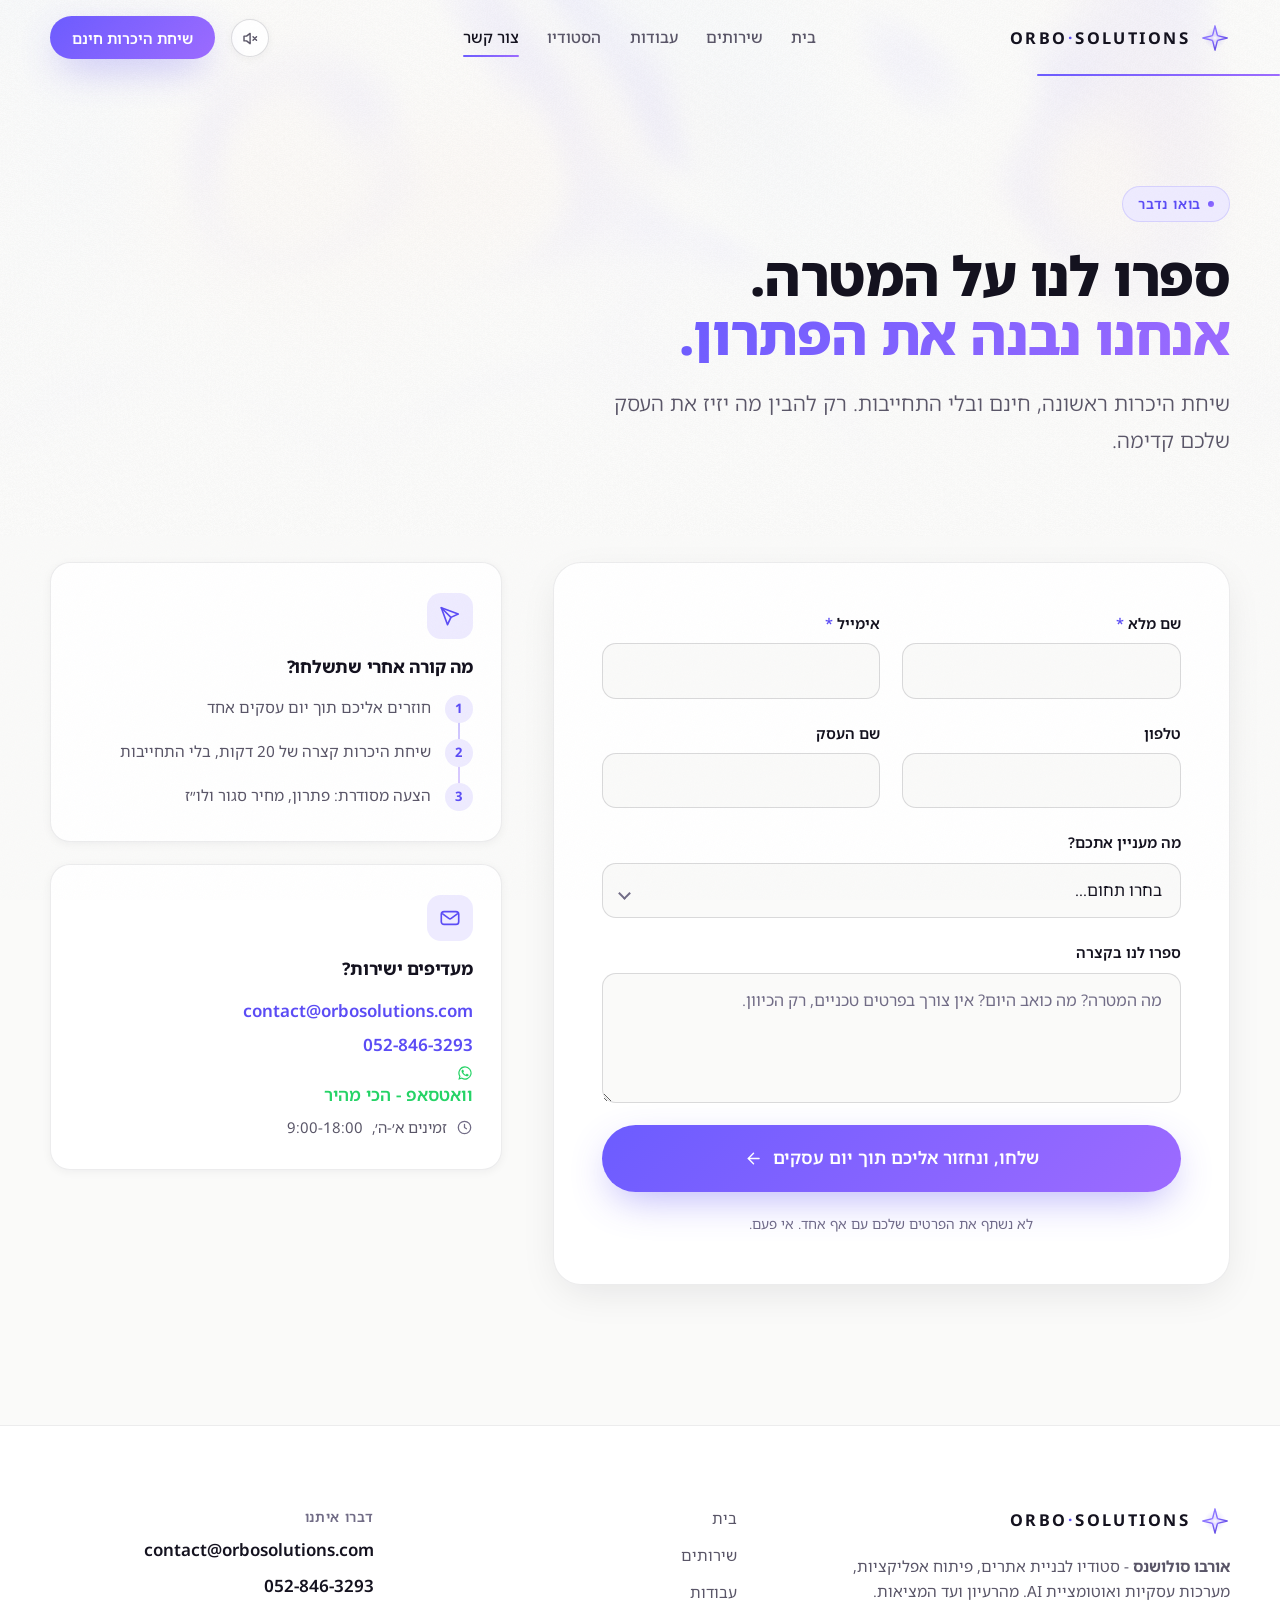
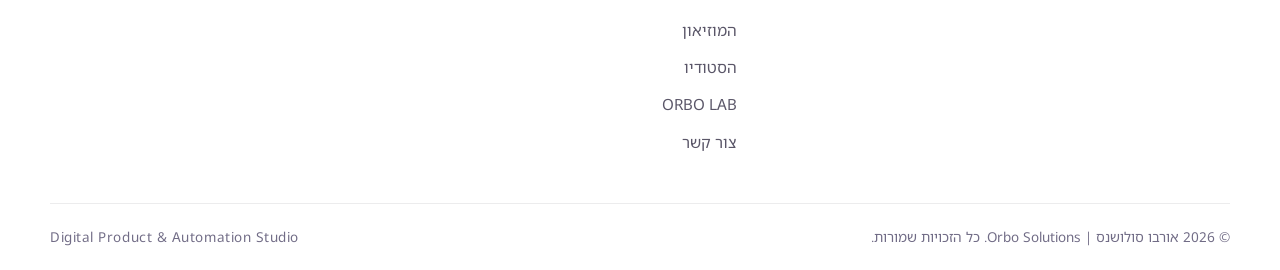
<file: contact.html>
<!DOCTYPE html>
<html lang="he" dir="rtl" class="no-js">
<head>
<meta charset="UTF-8">
<meta name="viewport" content="width=device-width, initial-scale=1.0, viewport-fit=cover">
<title>צור קשר | בניית אתר, מערכת או אוטומציה לעסק - אורבו סולושנס</title>
<meta name="description" content="יש רעיון, תקלה דחופה או אקסל שנמאס לכם ממנו? כתבו במייל, התקשרו או שלחו וואטסאפ - ונחזור אליכם תוך יום עסקים עם כיוון ראשוני.">
<meta property="og:type" content="website">
<meta property="og:site_name" content="Orbo Solutions">
<meta property="og:title" content="צור קשר | בניית אתר, מערכת או אוטומציה לעסק - אורבו סולושנס">
<meta property="og:description" content="יש רעיון, תקלה דחופה או אקסל שנמאס לכם ממנו? כתבו במייל, התקשרו או שלחו וואטסאפ - ונחזור אליכם תוך יום עסקים עם כיוון ראשוני.">
<meta property="og:url" content="https://orbosolutions.com/contact.html">
<meta property="og:image" content="https://orbosolutions.com/ad/ad-1080x1350.png">
<meta property="og:locale" content="he_IL">
<meta name="twitter:card" content="summary_large_image">
<link rel="canonical" href="https://orbosolutions.com/contact.html">
<meta name="robots" content="index, follow">
<script type="application/ld+json">
{
  "@context": "https://schema.org",
  "@graph": [
    {
      "@type": "Organization",
      "@id": "https://orbosolutions.com/#org",
      "name": "Orbo Solutions",
      "alternateName": ["Orbo", "ORBO SOLUTIONS", "אורבו סולושנס"],
      "url": "https://orbosolutions.com/",
      "logo": "https://orbosolutions.com/assets/img/app-icon-512.png",
      "sameAs": ["https://github.com/BarbossaAA/orbosolutions-site", "https://bisomna.com"],
      "email": "contact@orbosolutions.com",
      "telephone": "+972-52-846-3293"
    },
    {
      "@type": "ContactPage",
      "@id": "https://orbosolutions.com/contact.html#page",
      "url": "https://orbosolutions.com/contact.html",
      "name": "צור קשר | Orbo Solutions",
      "inLanguage": "he",
      "about": { "@id": "https://orbosolutions.com/#org" }
    }
  ]
}
</script>
<script type="application/ld+json">
{
  "@context": "https://schema.org",
  "@type": "BreadcrumbList",
  "itemListElement": [
    { "@type": "ListItem", "position": 1, "name": "בית", "item": "https://orbosolutions.com/" },
    { "@type": "ListItem", "position": 2, "name": "צור קשר", "item": "https://orbosolutions.com/contact.html" }
  ]
}
</script>
<link rel="icon" type="image/svg+xml" href="assets/img/favicon.svg">
<link rel="manifest" href="site.webmanifest">
<link rel="apple-touch-icon" href="assets/img/app-icon-180.png">
<meta name="theme-color" content="#FAFAF9">
<link rel="preconnect" href="https://fonts.googleapis.com">
<link rel="preconnect" href="https://fonts.gstatic.com" crossorigin>
<link rel="preload" as="style" href="https://fonts.googleapis.com/css2?family=Noto+Sans+Hebrew:wght@300..900&display=swap">
<link href="https://fonts.googleapis.com/css2?family=Noto+Sans+Hebrew:wght@300..900&display=swap" rel="stylesheet">
<link rel="stylesheet" href="assets/css/main.css?v=81">
<style>
/* ---------- Contact page only ---------- */
.contact-section { padding-top: clamp(10px, 2vw, 28px); }

/* Latin data fields type left-to-right */
.field input[type="email"],
.field input[type="tel"] { direction: ltr; text-align: left; }

/* mini-steps: a light line draws down through the numbered circles */
.mini-steps { position: relative; }
.mini-steps::before {
  content: '';
  position: absolute;
  inset-inline-start: 13px;
  top: 14px;
  bottom: 14px;
  width: 2px;
  border-radius: 2px;
  background: var(--grad-accent);
  opacity: 0.35;
  transform: scaleY(0);
  transform-origin: top;
  transition: transform 1s var(--ease-out) 0.3s;
}
.aside-card.reveal.in .mini-steps::before { transform: none; }
.no-js .mini-steps::before { transform: none; }
@media (prefers-reduced-motion: reduce) { .mini-steps::before { transform: none; } }
.mini-step-num { position: relative; }

/* aside cards */
.aside-icon {
  width: 46px;
  height: 46px;
  display: grid;
  place-items: center;
  border-radius: 14px;
  background: var(--accent-soft);
  color: var(--accent);
  margin-bottom: 18px;
}
.aside-icon svg { width: 22px; height: 22px; }

.aside-hours {
  display: flex;
  align-items: center;
  gap: 9px;
  color: var(--ink-soft);
  font-size: 0.93rem;
  margin-top: 4px;
}
.aside-hours svg { width: 17px; height: 17px; color: var(--ink-faint); flex-shrink: 0; }

@media (min-width: 861px) {
  .contact-aside { position: sticky; top: calc(var(--header-h) + 28px); }
}

@media (max-width: 640px) {
  .contact-form .btn-lg { font-size: 0.96rem; padding-inline: 0.9em; }
  .contact-form .btn-lg .btn-arrow { width: 17px; height: 17px; }
}

/* ============================================================
   ORBO MOBILE (M4) - the form as an app sheet (phones only)
   ============================================================ */
@media (max-width: 767px) {
  /* 16px inputs kill the iOS focus zoom-jump */
  .field input, .field select, .field textarea { font-size: 16px; }
  .contact-form { border-radius: var(--radius-lg); padding: 24px 20px; gap: 18px; }
  /* the submit rides sticky above the tab bar while the sheet scrolls */
  .contact-form button[type="submit"] {
    position: sticky;
    bottom: calc(88px + env(safe-area-inset-bottom, 0px));
    z-index: 5;
    min-height: 52px;
  }
  /* inline validation: a touched-and-invalid field turns rose */
  .field input:user-invalid, .field select:user-invalid, .field textarea:user-invalid {
    border-color: #e8548f;
    box-shadow: 0 0 0 4px rgba(232, 84, 143, 0.10);
  }

  /* v79 (owner: inner pages at home-page level): direct contact =
     one BIG tap each - the email/phone links become full-width pill
     buttons; the whole sheet tightens to app rhythm */
  .aside-mail {
    display: flex;
    align-items: center;
    justify-content: center;
    width: 100%;
    min-height: 52px;
    border: 1px solid var(--line-strong);
    border-radius: var(--radius-pill);
    background: var(--bg);
    box-shadow: var(--shadow-sm);
    font-size: 1.02rem;
    margin-bottom: 10px;
  }
  .aside-card { padding: 24px 20px; }
  .contact-grid { gap: 18px; }
  .contact-aside { gap: 14px; }
}

/* success state (?sent=1 after FormSubmit redirects back): a
   confirmation card with a one-shot particle burst - transform/opacity
   only. Hidden unless the html.form-sent class is set by the tiny
   inline script below. */
.sent-card { display: none; }
html.form-sent .sent-card {
  display: flex;
  align-items: flex-start;
  gap: 16px;
  position: relative;
  background: var(--surface);
  border: 1px solid rgba(91, 76, 245, 0.3);
  border-radius: var(--radius);
  padding: 24px 24px 22px;
  margin-bottom: 22px;
  box-shadow: var(--shadow-md);
  overflow: visible;
  animation: sentIn 0.5s var(--ease-out);
}
@keyframes sentIn { from { opacity: 0; transform: translateY(10px); } }
.sent-mark {
  flex-shrink: 0;
  width: 44px; height: 44px;
  display: grid;
  place-items: center;
  border-radius: 50%;
  background: var(--grad-accent);
  color: #fff;
  position: relative;
}
.sent-mark svg { width: 22px; height: 22px; }
.sent-card h3 { font-size: 1.08rem; margin-bottom: 4px; }
.sent-card p { color: var(--ink-soft); font-size: 0.95rem; }
/* the burst: eight motes fly out of the mark once */
.sent-mark i {
  position: absolute;
  top: 50%; left: 50%;
  width: 5px; height: 5px;
  margin: -2.5px;
  border-radius: 50%;
  background: var(--accent);
  opacity: 0;
  animation: sentBurst 0.85s var(--ease-out) 0.25s 1;
}
.sent-mark i:nth-child(2) { background: #ff8f4d; }
.sent-mark i:nth-child(3) { background: #2f9fd8; }
.sent-mark i:nth-child(4) { background: #e8548f; }
@keyframes sentBurst {
  0% { opacity: 0; transform: none; }
  18% { opacity: 1; }
  100% { opacity: 0; transform: translate(calc(var(--bx2) * 1px), calc(var(--by2) * 1px)) scale(0.4); }
}
@media (prefers-reduced-motion: reduce) { .sent-mark i { animation: none; } }
</style>
</head>
<body>
<script>document.documentElement.classList.remove('no-js')</script>
<script>if (/[?&]sent=1/.test(location.search)) document.documentElement.classList.add('form-sent')</script>

<header class="site-header" id="siteHeader">
  <div class="container header-inner">
    <a href="index.html" class="logo" aria-label="Orbo Solutions, דף הבית">
      <svg class="logo-mark" viewBox="0 0 32 32" fill="none" aria-hidden="true">
        <circle cx="16" cy="16" r="11.5" fill="url(#lgh3)"/>
        <path d="M16 3 L18.6 13.4 L29 16 L18.6 18.6 L16 29 L13.4 18.6 L3 16 L13.4 13.4 Z" fill="url(#lgh4)" stroke="url(#lgh)" stroke-width="1.5" stroke-linejoin="round"/>
        <circle cx="16" cy="16" r="4.6" fill="url(#lgh2)"/>
        <defs>
          <linearGradient id="lgh" x1="6" y1="4" x2="26" y2="28" gradientUnits="userSpaceOnUse"><stop stop-color="#9d8bff"/><stop offset="0.5" stop-color="#7e63ff"/><stop offset="1" stop-color="#5a46d6"/></linearGradient>
          <radialGradient id="lgh2" cx="16" cy="16" r="4.6" gradientUnits="userSpaceOnUse"><stop stop-color="#ffffff" stop-opacity="0.95"/><stop offset="1" stop-color="#e6deff" stop-opacity="0"/></radialGradient>
          <radialGradient id="lgh3" cx="16" cy="16" r="11.5" gradientUnits="userSpaceOnUse"><stop stop-color="#8f7bff" stop-opacity="0.28"/><stop offset="1" stop-color="#8f7bff" stop-opacity="0"/></radialGradient>
          <radialGradient id="lgh4" cx="16" cy="16" r="14" gradientUnits="userSpaceOnUse"><stop stop-color="#b9a6ff" stop-opacity="0.05"/><stop offset="0.8" stop-color="#8f74ff" stop-opacity="0.14"/><stop offset="1" stop-color="#8f74ff" stop-opacity="0.22"/></radialGradient>
        </defs>
      </svg>
      <span class="logo-text">ORBO<span class="logo-sep">·</span>SOLUTIONS</span>
    </a>
    <nav class="main-nav" id="mainNav" aria-label="ניווט ראשי">
      <a href="index.html">בית</a>
      <a href="services.html">שירותים</a>
      <a href="work.html">עבודות</a>
      <a href="studio.html">הסטודיו</a>
      <a href="contact.html" aria-current="page">צור קשר</a>
    </nav>
    <div class="header-actions">
      <button class="audio-toggle" data-audio-toggle aria-pressed="false" aria-label="מוזיקת רקע">
        <svg viewBox="0 0 24 24" fill="none" stroke="currentColor" stroke-width="1.8" stroke-linecap="round" stroke-linejoin="round" aria-hidden="true">
          <path d="M11.5 5.5 7 9H3.8v6H7l4.5 3.5z"/>
          <path class="at-on" d="M14.8 9.4a4 4 0 0 1 0 5.2"/>
          <path class="at-on" d="M17.4 7a7.4 7.4 0 0 1 0 10"/>
          <path class="at-off" d="M15.2 9.8l4.4 4.4m0-4.4l-4.4 4.4"/>
        </svg>
      </button>
      <a href="contact.html" class="btn btn-primary btn-sm">שיחת היכרות חינם</a>
      <button class="nav-toggle" id="navToggle" aria-label="פתיחת תפריט" aria-expanded="false"><span></span><span></span></button>
    </div>
  </div>
</header>

<main>

  <!-- Page hero -->
  <section class="page-hero">
    <div class="page-hero-bg" aria-hidden="true"><canvas class="pageHeroCanvas"></canvas></div>
    <div class="container">
      <span class="eyebrow reveal">בואו נדבר</span>
      <h1 class="display-lg reveal hero-title" style="--d:.08s"><span class="w" style="--wd:.08s"><span>ספרו</span></span> <span class="w" style="--wd:.16s"><span>לנו</span></span> <span class="w" style="--wd:.24s"><span>על</span></span> <span class="w" style="--wd:.32s"><span>המטרה.</span></span><br><span class="w" style="--wd:.44s"><span class="accent-text">אנחנו נבנה את הפתרון.</span></span></h1>
      <p class="lead reveal" style="--d:.5s">שיחת היכרות ראשונה, חינם ובלי התחייבות. רק להבין מה יזיז את העסק שלכם קדימה.</p>
    </div>
  </section>

  <!-- Form + aside -->
  <section class="section contact-section">
    <div class="container">
      <div class="contact-grid">

        <div>
        <!-- success card (shown only when FormSubmit redirects back with ?sent=1) -->
        <div class="sent-card" role="status">
          <span class="sent-mark" aria-hidden="true">
            <svg viewBox="0 0 24 24" fill="none" stroke="currentColor" stroke-width="2.2" stroke-linecap="round" stroke-linejoin="round"><path d="M4.5 12.5l5 5 10-11"/></svg>
            <i style="--bx2:-30;--by2:-26"></i><i style="--bx2:32;--by2:-20"></i><i style="--bx2:-26;--by2:24"></i><i style="--bx2:28;--by2:28"></i><i style="--bx2:0;--by2:-36"></i><i style="--bx2:-38;--by2:2"></i><i style="--bx2:38;--by2:6"></i><i style="--bx2:6;--by2:36"></i>
          </span>
          <div>
            <h3>הפנייה נשלחה!</h3>
            <p>חוזרים אליכם תוך יום עסקים אחד.</p>
          </div>
        </div>

        <form class="contact-form reveal" action="https://formsubmit.co/contact@orbosolutions.com" method="POST">
          <input type="hidden" name="_subject" value="פנייה חדשה מאתר Orbo Solutions">
          <input type="hidden" name="_captcha" value="false">
          <input type="hidden" name="_next" value="https://orbosolutions.com/contact.html?sent=1">

          <div class="form-row reveal" style="--d:.06s">
            <div class="field">
              <label for="cf-name">שם מלא <span class="req">*</span></label>
              <input type="text" id="cf-name" name="name" autocomplete="name" required>
            </div>
            <div class="field">
              <label for="cf-email">אימייל <span class="req">*</span></label>
              <input type="email" id="cf-email" name="email" autocomplete="email" required>
            </div>
          </div>

          <div class="form-row reveal" style="--d:.12s">
            <div class="field">
              <label for="cf-phone">טלפון</label>
              <input type="tel" id="cf-phone" name="phone" autocomplete="tel">
            </div>
            <div class="field">
              <label for="cf-business">שם העסק</label>
              <input type="text" id="cf-business" name="business" autocomplete="organization">
            </div>
          </div>

          <div class="field field-select reveal" style="--d:.18s">
            <label for="cf-interest">מה מעניין אתכם?</label>
            <select id="cf-interest" name="interest">
              <option value="" selected>בחרו תחום…</option>
              <option>אתר או דף נחיתה</option>
              <option>אפליקציה או MVP</option>
              <option>מערכת עסקית</option>
              <option>AI ואוטומציה</option>
              <option>משחק או חוויה אינטראקטיבית</option>
              <option>הצלת פרויקט או שדרוג</option>
              <option>עוד לא בטוחים? בואו נדבר</option>
            </select>
          </div>

          <div class="field reveal" style="--d:.24s">
            <label for="cf-message">ספרו לנו בקצרה</label>
            <textarea id="cf-message" name="message" placeholder="מה המטרה? מה כואב היום? אין צורך בפרטים טכניים, רק הכיוון."></textarea>
          </div>

          <button type="submit" class="btn btn-primary btn-lg btn-block reveal" style="--d:.32s" data-magnetic>
            שלחו, ונחזור אליכם תוך יום עסקים
            <svg class="btn-arrow" viewBox="0 0 24 24" fill="none" stroke="currentColor" stroke-width="1.8" stroke-linecap="round" stroke-linejoin="round" aria-hidden="true">
              <path d="M19 12H5.5"/>
              <path d="M12 5.5 5.5 12l6.5 6.5"/>
            </svg>
          </button>

          <p class="form-note reveal" style="--d:.4s">לא נשתף את הפרטים שלכם עם אף אחד. אי פעם.</p>
        </form>
        </div>

        <aside class="contact-aside">
          <div class="aside-card reveal" style="--d:.12s">
            <div class="aside-icon" aria-hidden="true">
              <svg viewBox="0 0 24 24" fill="none" stroke="currentColor" stroke-width="1.8" stroke-linecap="round" stroke-linejoin="round">
                <path d="M2.5 3 13 13.5"/>
                <path d="M2.5 3l6.8 18.5 3.7-8 8-3.7L2.5 3z"/>
              </svg>
            </div>
            <h3>מה קורה אחרי שתשלחו?</h3>
            <ol class="mini-steps">
              <li class="mini-step"><span class="mini-step-num">1</span><span>חוזרים אליכם תוך יום עסקים אחד</span></li>
              <li class="mini-step"><span class="mini-step-num">2</span><span>שיחת היכרות קצרה של 20 דקות, בלי התחייבות</span></li>
              <li class="mini-step"><span class="mini-step-num">3</span><span>הצעה מסודרת: פתרון, מחיר סגור ולו״ז</span></li>
            </ol>
          </div>

          <div class="aside-card reveal" style="--d:.2s">
            <div class="aside-icon" aria-hidden="true">
              <svg viewBox="0 0 24 24" fill="none" stroke="currentColor" stroke-width="1.8" stroke-linecap="round" stroke-linejoin="round">
                <rect x="2.5" y="5" width="19" height="14" rx="3"/>
                <path d="M4 7.5l6.7 5a2.2 2.2 0 0 0 2.6 0l6.7-5"/>
              </svg>
            </div>
            <h3>מעדיפים ישירות?</h3>
            <a class="aside-mail" href="mailto:contact@orbosolutions.com" dir="ltr">contact@orbosolutions.com</a>
            <a class="aside-mail" href="tel:+972528463293" dir="ltr">052-846-3293</a>
            <a class="aside-mail" href="https://wa.me/972528463293?text=%D7%94%D7%99%D7%99%2C%20%D7%90%D7%A9%D7%9E%D7%97%20%D7%9C%D7%A9%D7%9E%D7%95%D7%A2%20%D7%A2%D7%9C%20%D7%A4%D7%A8%D7%95%D7%99%D7%A7%D7%98" target="_blank" rel="noopener" style="color: #25D366; font-weight: 600">
              <svg viewBox="0 0 24 24" fill="currentColor" width="16" height="16" style="vertical-align: -3px; margin-inline-end: 4px" aria-hidden="true"><path d="M12 2a10 10 0 0 0-8.6 15.1L2 22l5-1.3A10 10 0 1 0 12 2zm0 18.2a8.2 8.2 0 0 1-4.2-1.2l-.3-.2-3 .8.8-2.9-.2-.3A8.2 8.2 0 1 1 12 20.2zm4.6-6.1c-.3-.1-1.5-.7-1.7-.8-.2-.1-.4-.1-.6.1-.2.3-.7.8-.8 1-.1.2-.3.2-.5.1a6.7 6.7 0 0 1-3.4-3c-.3-.4 0-.5.1-.7l.4-.5c.1-.2.1-.3.2-.5s0-.4 0-.5c-.1-.1-.6-1.4-.8-1.9-.2-.5-.4-.4-.6-.4h-.5c-.2 0-.5.1-.7.3-.2.3-.9.9-.9 2.2s.9 2.5 1.1 2.7c.1.2 1.9 2.9 4.6 4 .6.3 1.1.4 1.5.6.6.2 1.2.2 1.6.1.5-.1 1.5-.6 1.7-1.2.2-.6.2-1.1.2-1.2-.1-.1-.3-.2-.6-.3z"/></svg>וואטסאפ - הכי מהיר</a>
            <p class="aside-hours">
              <svg viewBox="0 0 24 24" fill="none" stroke="currentColor" stroke-width="1.8" stroke-linecap="round" stroke-linejoin="round" aria-hidden="true">
                <circle cx="12" cy="12" r="8.75"/>
                <path d="M12 7.5V12l2.8 1.8"/>
              </svg>
              זמינים א׳-ה׳, <span dir="ltr">9:00-18:00</span>
            </p>
          </div>
        </aside>

      </div>
    </div>
  </section>

</main>

<footer class="site-footer">
  <div class="container footer-inner">
    <div class="footer-brand">
      <a href="index.html" class="logo" aria-label="Orbo Solutions, דף הבית">
        <svg class="logo-mark" viewBox="0 0 32 32" fill="none" aria-hidden="true">
          <circle cx="16" cy="16" r="11.5" fill="url(#lgf3)"/>
          <path d="M16 3 L18.6 13.4 L29 16 L18.6 18.6 L16 29 L13.4 18.6 L3 16 L13.4 13.4 Z" fill="url(#lgf4)" stroke="url(#lgf)" stroke-width="1.5" stroke-linejoin="round"/>
          <circle cx="16" cy="16" r="4.6" fill="url(#lgf2)"/>
          <defs>
            <linearGradient id="lgf" x1="6" y1="4" x2="26" y2="28" gradientUnits="userSpaceOnUse"><stop stop-color="#9d8bff"/><stop offset="0.5" stop-color="#7e63ff"/><stop offset="1" stop-color="#5a46d6"/></linearGradient>
            <radialGradient id="lgf2" cx="16" cy="16" r="4.6" gradientUnits="userSpaceOnUse"><stop stop-color="#ffffff" stop-opacity="0.95"/><stop offset="1" stop-color="#e6deff" stop-opacity="0"/></radialGradient>
            <radialGradient id="lgf3" cx="16" cy="16" r="11.5" gradientUnits="userSpaceOnUse"><stop stop-color="#8f7bff" stop-opacity="0.28"/><stop offset="1" stop-color="#8f7bff" stop-opacity="0"/></radialGradient>
            <radialGradient id="lgf4" cx="16" cy="16" r="14" gradientUnits="userSpaceOnUse"><stop stop-color="#b9a6ff" stop-opacity="0.05"/><stop offset="0.8" stop-color="#8f74ff" stop-opacity="0.14"/><stop offset="1" stop-color="#8f74ff" stop-opacity="0.22"/></radialGradient>
          </defs>
        </svg>
        <span class="logo-text">ORBO<span class="logo-sep">·</span>SOLUTIONS</span>
      </a>
      <p class="footer-tagline"><strong>אורבו סולושנס</strong> - סטודיו לבניית אתרים, פיתוח אפליקציות,<br>מערכות עסקיות ואוטומציית AI. מהרעיון ועד המציאות.</p>
    </div>
    <nav class="footer-nav" aria-label="ניווט תחתון">
      <a href="index.html">בית</a>
      <a href="services.html">שירותים</a>
      <a href="work.html">עבודות</a>
      <a href="gallery.html">המוזיאון</a>
      <a href="studio.html">הסטודיו</a>
      <a href="lab/">ORBO LAB</a>
      <a href="contact.html">צור קשר</a>
    </nav>
    <div class="footer-contact">
      <span class="footer-label">דברו איתנו</span>
      <a href="mailto:contact@orbosolutions.com" class="footer-mail">contact@orbosolutions.com</a>
      <a href="tel:+972528463293" class="footer-mail">052-846-3293</a>
    </div>
  </div>
  <div class="container footer-bottom">
    <span>© <span id="year">2026</span> אורבו סולושנס | Orbo Solutions. כל הזכויות שמורות.</span>
    <span class="footer-made">Digital Product &amp; Automation Studio</span>
  </div>
</footer>

<nav class="tab-bar" aria-label="ניווט מהיר">
  <a href="index.html" class="tab-item">
    <svg viewBox="0 0 24 24" fill="none" stroke="currentColor" stroke-width="1.8" stroke-linecap="round" stroke-linejoin="round" aria-hidden="true">
      <path d="M4.6 10.6 12 4.3l7.4 6.3"/>
      <path d="M6.6 9.2V19a.9.9 0 0 0 .9.9h9a.9.9 0 0 0 .9-.9V9.2"/>
      <path d="M10.3 19.9v-4.6h3.4v4.6"/>
    </svg>
    <span>בית</span>
  </a>
  <a href="services.html" class="tab-item">
    <svg viewBox="0 0 24 24" fill="none" stroke="currentColor" stroke-width="1.8" stroke-linecap="round" stroke-linejoin="round" aria-hidden="true">
      <rect x="4" y="4" width="6.6" height="6.6" rx="1.8"/>
      <rect x="13.4" y="4" width="6.6" height="6.6" rx="1.8"/>
      <rect x="4" y="13.4" width="6.6" height="6.6" rx="1.8"/>
      <rect x="13.4" y="13.4" width="6.6" height="6.6" rx="1.8"/>
    </svg>
    <span>שירותים</span>
  </a>
  <a href="work.html" class="tab-item">
    <svg viewBox="0 0 24 24" fill="none" stroke="currentColor" stroke-width="1.8" stroke-linecap="round" stroke-linejoin="round" aria-hidden="true">
      <path d="M4 8.5 12 4l8 4.5-8 4.5z"/>
      <path d="M4 13l8 4.5L20 13"/>
      <path d="M4 17.2l8 4.5 8-4.5"/>
    </svg>
    <span>עבודות</span>
  </a>
  <a href="studio.html" class="tab-item">
    <svg viewBox="0 0 24 24" fill="none" stroke="currentColor" stroke-width="1.8" stroke-linecap="round" stroke-linejoin="round" aria-hidden="true">
      <circle cx="12" cy="8.2" r="3.4"/>
      <path d="M5.5 19.5a6.5 6.5 0 0 1 13 0"/>
    </svg>
    <span>סטודיו</span>
  </a>
  <a href="contact.html" class="tab-item active" aria-current="page">
    <svg viewBox="0 0 32 32" fill="none" aria-hidden="true">
      <path d="M16 3 L18.6 13.4 L29 16 L18.6 18.6 L16 29 L13.4 18.6 L3 16 L13.4 13.4 Z" fill="url(#tbc2)" stroke="url(#tbc)" stroke-width="1.8" stroke-linejoin="round"/>
      <circle cx="16" cy="16" r="4.2" fill="url(#tbc3)"/>
      <defs>
        <linearGradient id="tbc" x1="6" y1="4" x2="26" y2="28" gradientUnits="userSpaceOnUse"><stop stop-color="#9d8bff"/><stop offset="0.5" stop-color="#7e63ff"/><stop offset="1" stop-color="#5a46d6"/></linearGradient>
        <radialGradient id="tbc2" cx="16" cy="16" r="14" gradientUnits="userSpaceOnUse"><stop stop-color="#b9a6ff" stop-opacity="0.08"/><stop offset="1" stop-color="#8f74ff" stop-opacity="0.26"/></radialGradient>
        <radialGradient id="tbc3" cx="16" cy="16" r="4.2" gradientUnits="userSpaceOnUse"><stop stop-color="#ffffff" stop-opacity="0.95"/><stop offset="1" stop-color="#e6deff" stop-opacity="0"/></radialGradient>
      </defs>
    </svg>
    <span>קשר</span>
  </a>
  <button class="tab-item tab-audio" data-audio-toggle aria-pressed="false" aria-label="מוזיקת רקע">
    <svg viewBox="0 0 24 24" fill="none" stroke="currentColor" stroke-width="1.8" stroke-linecap="round" stroke-linejoin="round" aria-hidden="true">
      <path d="M11.5 5.5 7 9H3.8v6H7l4.5 3.5z"/>
      <path class="at-on" d="M14.8 9.4a4 4 0 0 1 0 5.2"/>
      <path class="at-on" d="M17.4 7a7.4 7.4 0 0 1 0 10"/>
      <path class="at-off" d="M15.2 9.8l4.4 4.4m0-4.4l-4.4 4.4"/>
    </svg>
    <span>מוזיקה</span>
  </button>
</nav>

<script src="assets/js/lumen-gl.js" defer></script>
<script src="assets/js/pagehero-gl.js" defer></script>
<script src="assets/js/audio.js?v=74" defer></script>
<script src="assets/js/main.js" defer></script>
<script src="assets/js/motion.js" defer></script>
</body>
</html>
</file>
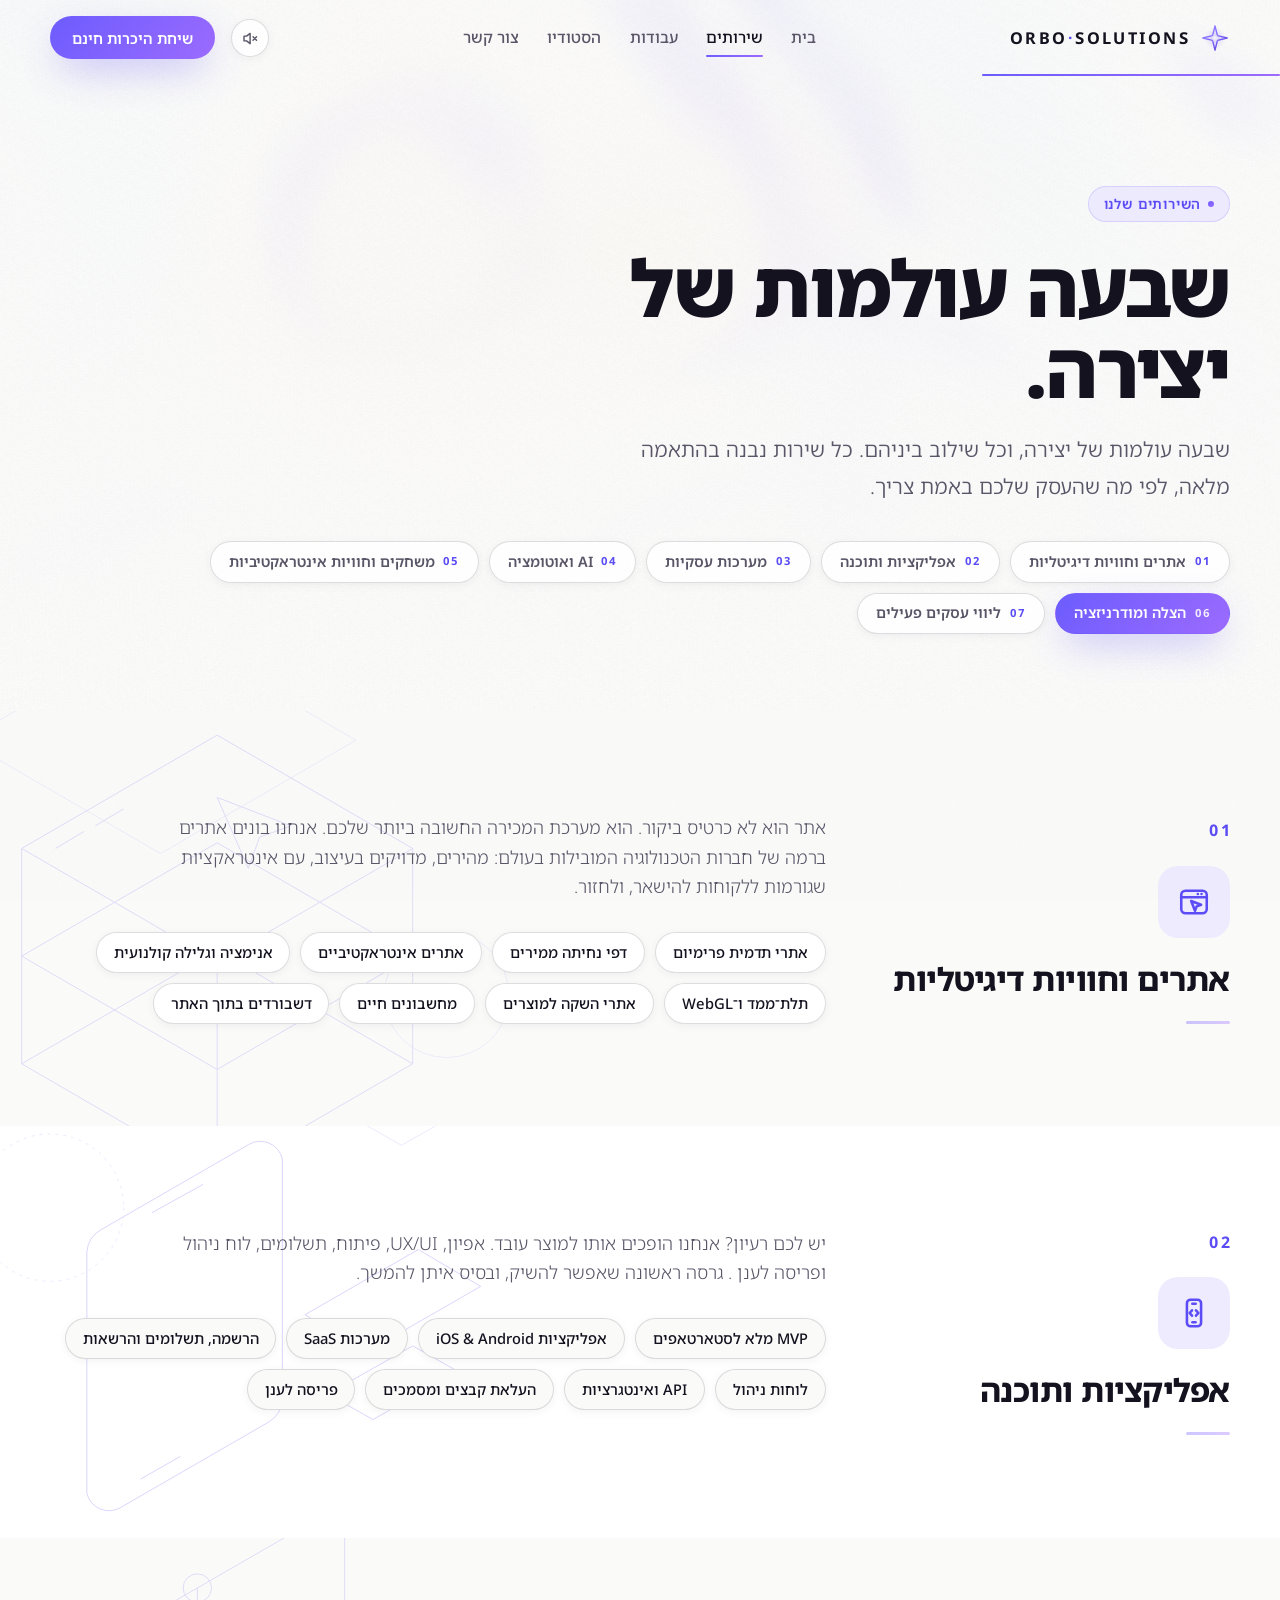
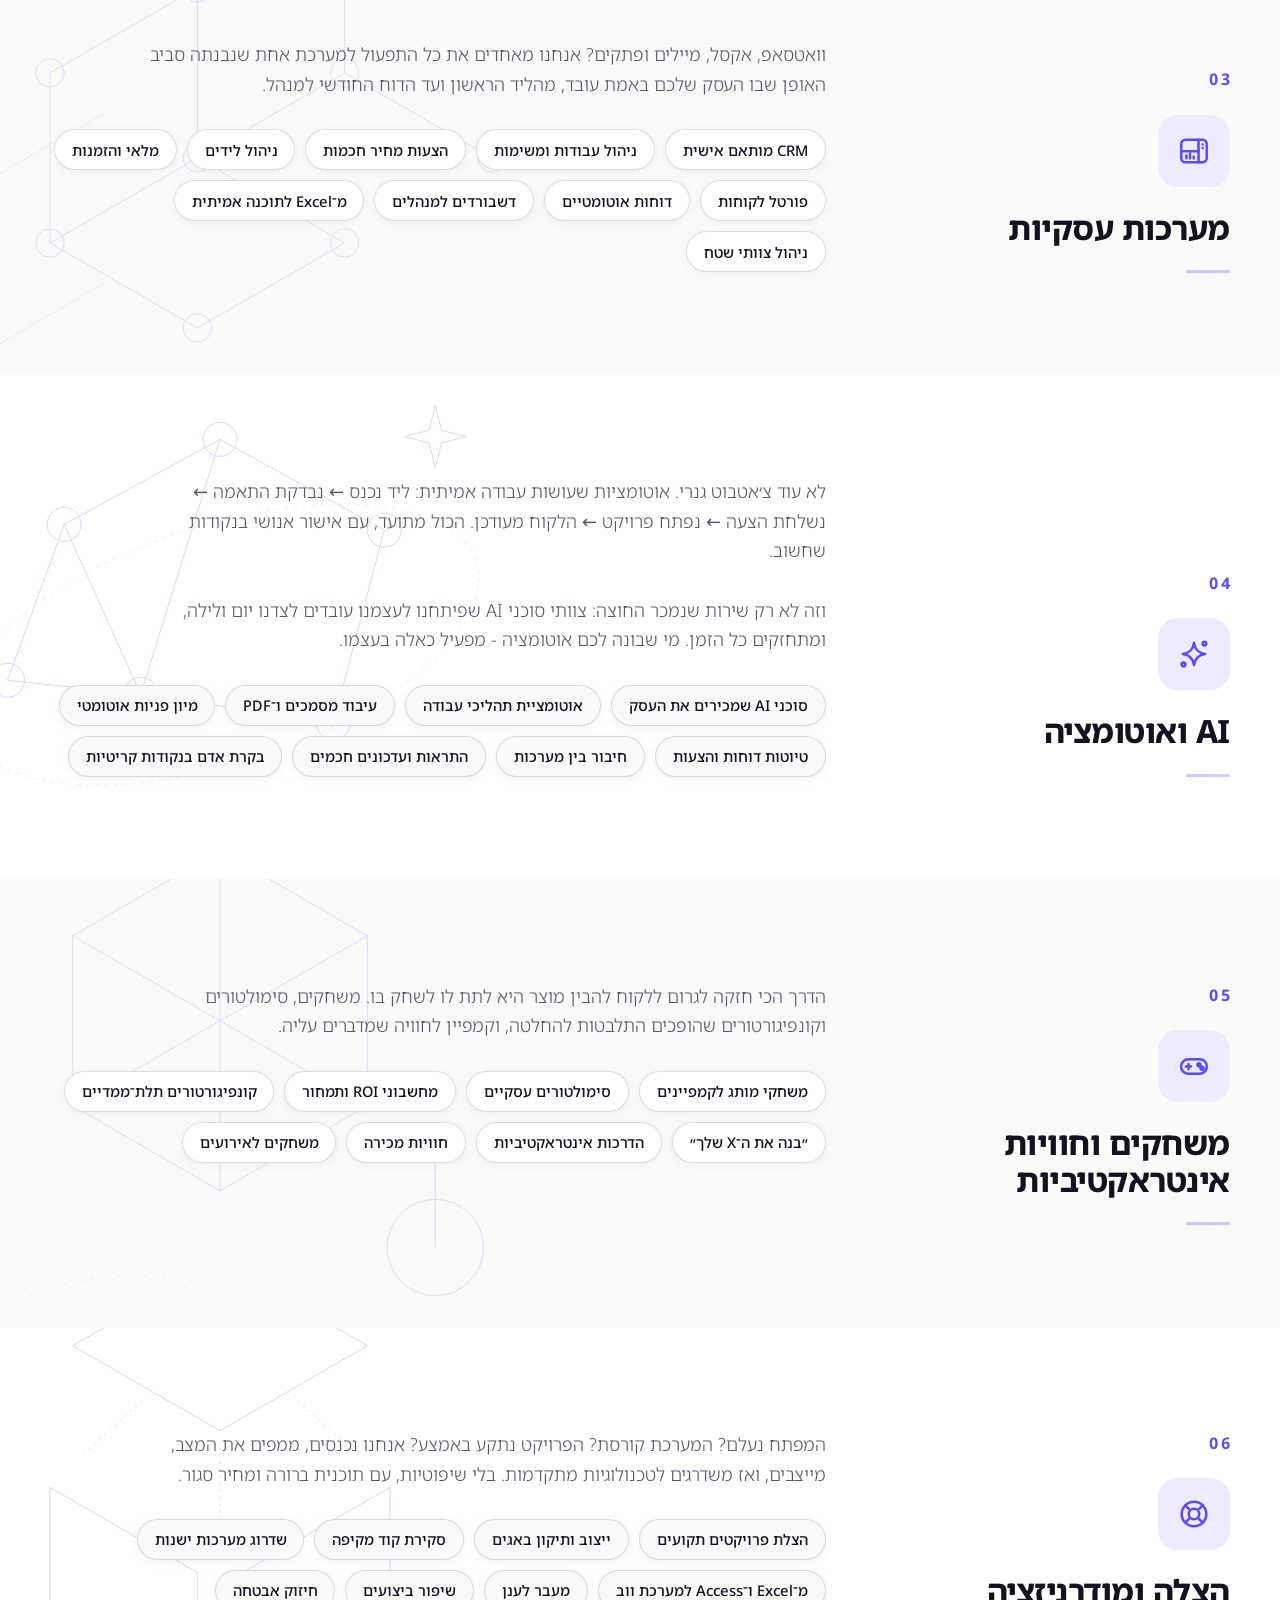
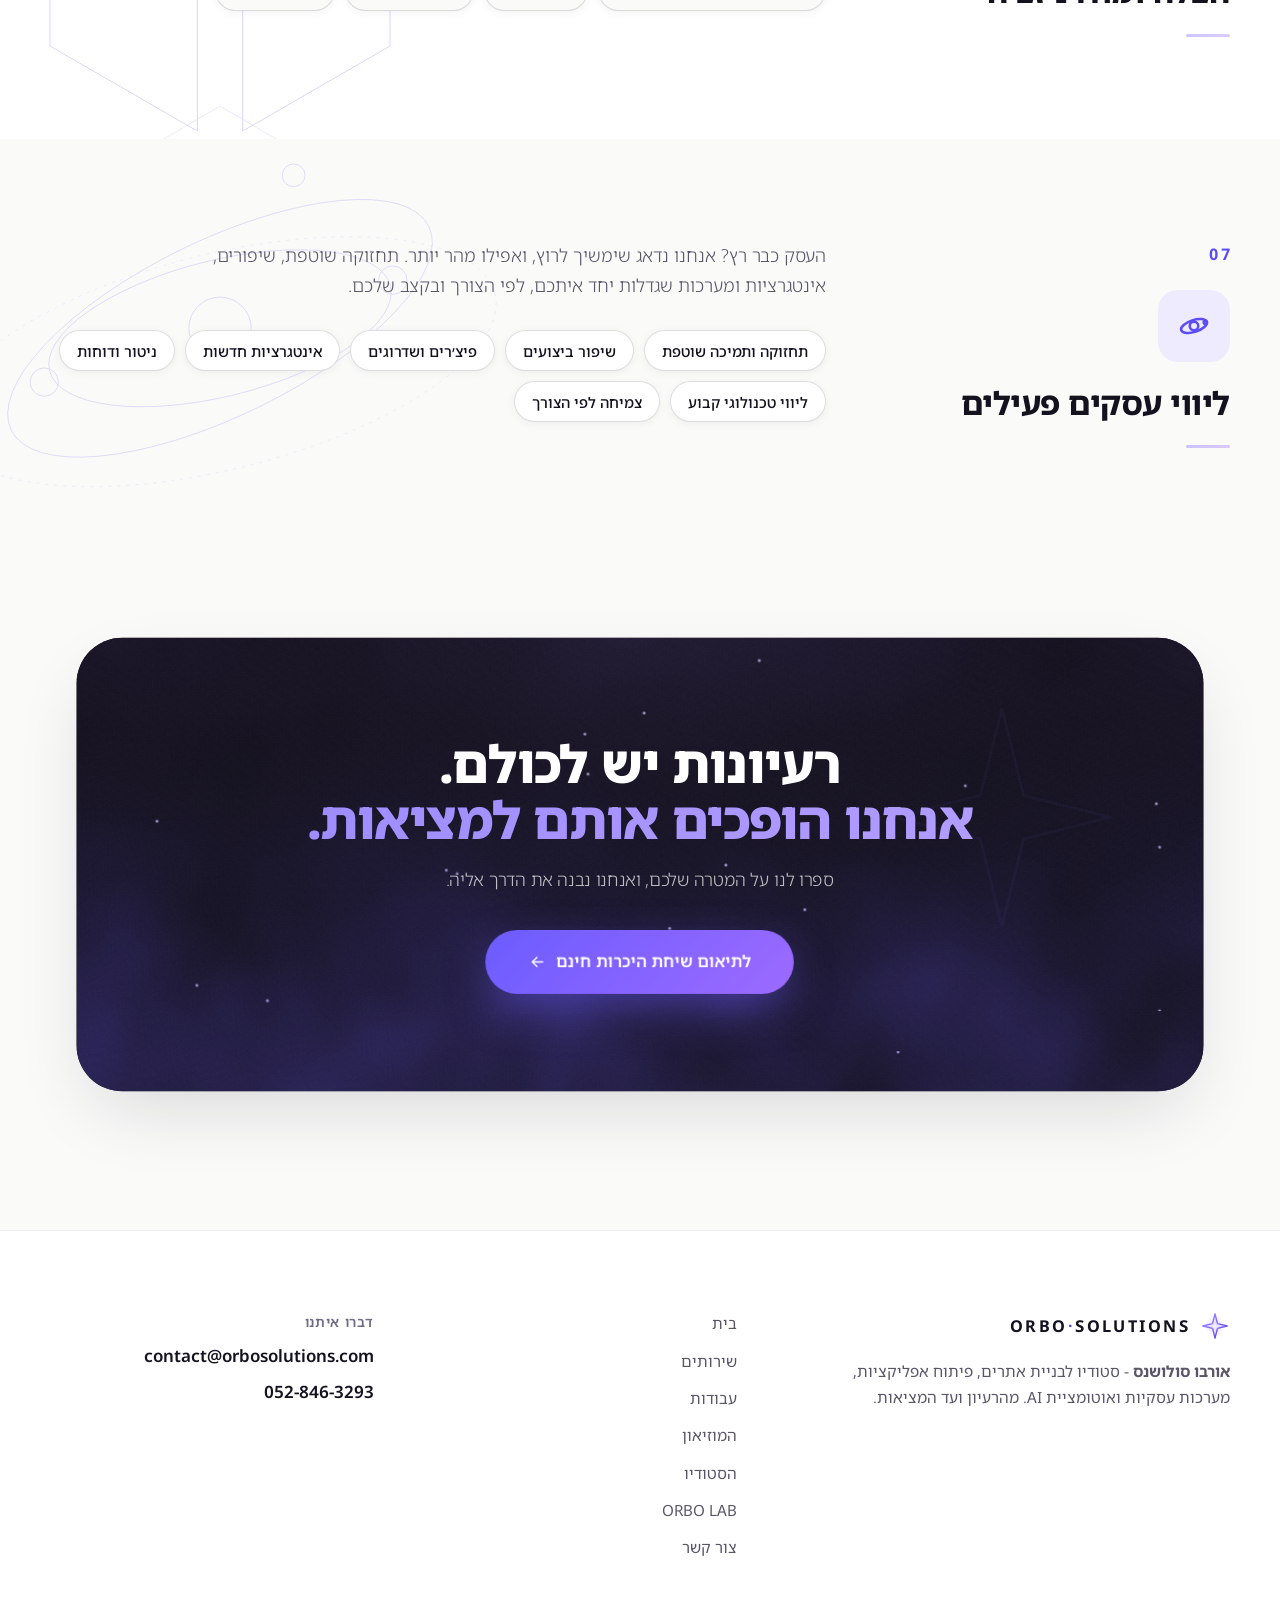
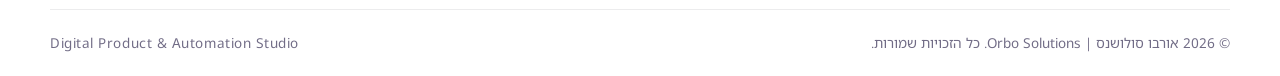
<file: services.html>
<!DOCTYPE html>
<html lang="he" dir="rtl" class="no-js">
<head>
<meta charset="UTF-8">
<meta name="viewport" content="width=device-width, initial-scale=1.0, viewport-fit=cover">
<title>שירותים: בניית אתרים, אפליקציות, מערכות ו-AI | אורבו סולושנס</title>
<meta name="description" content="מאתר תדמית פרימיום ועד MVP לסטארטאפ, מערכת CRM בהתאמה אישית או אוטומציה חכמה לעסק - שבעה עולמות של יצירה, וכל שילוב ביניהם.">
<meta property="og:type" content="website">
<meta property="og:site_name" content="Orbo Solutions">
<meta property="og:title" content="שירותים: בניית אתרים, אפליקציות, מערכות ו-AI | אורבו סולושנס">
<meta property="og:description" content="מאתר תדמית פרימיום ועד MVP לסטארטאפ, מערכת CRM בהתאמה אישית או אוטומציה חכמה לעסק - שבעה עולמות של יצירה, וכל שילוב ביניהם.">
<meta property="og:url" content="https://orbosolutions.com/services.html">
<meta property="og:image" content="https://orbosolutions.com/ad/ad-1080x1350.png">
<meta property="og:locale" content="he_IL">
<meta name="twitter:card" content="summary_large_image">
<link rel="canonical" href="https://orbosolutions.com/services.html">
<meta name="robots" content="index, follow">
<script type="application/ld+json">
{
  "@context": "https://schema.org",
  "@graph": [
    {
      "@type": "Organization",
      "@id": "https://orbosolutions.com/#org",
      "name": "Orbo Solutions",
      "alternateName": ["Orbo", "ORBO SOLUTIONS", "אורבו סולושנס"],
      "url": "https://orbosolutions.com/",
      "logo": "https://orbosolutions.com/assets/img/app-icon-512.png",
      "sameAs": ["https://github.com/BarbossaAA/orbosolutions-site", "https://bisomna.com"],
      "email": "contact@orbosolutions.com",
      "telephone": "+972-52-846-3293"
    },
    {
      "@type": "CollectionPage",
      "@id": "https://orbosolutions.com/services.html#page",
      "url": "https://orbosolutions.com/services.html",
      "name": "השירותים שלנו | Orbo Solutions",
      "inLanguage": "he",
      "about": { "@id": "https://orbosolutions.com/#org" },
      "mainEntity": {
        "@type": "ItemList",
        "name": "שבעה עולמות של יצירה",
        "itemListElement": [
          { "@type": "ListItem", "position": 1, "name": "אתרים וחוויות דיגיטליות", "url": "https://orbosolutions.com/services.html#web" },
          { "@type": "ListItem", "position": 2, "name": "אפליקציות ותוכנה", "url": "https://orbosolutions.com/services.html#apps" },
          { "@type": "ListItem", "position": 3, "name": "מערכות עסקיות", "url": "https://orbosolutions.com/services.html#systems" },
          { "@type": "ListItem", "position": 4, "name": "AI ואוטומציה", "url": "https://orbosolutions.com/services.html#ai" },
          { "@type": "ListItem", "position": 5, "name": "משחקים וחוויות אינטראקטיביות", "url": "https://orbosolutions.com/services.html#interactive" },
          { "@type": "ListItem", "position": 6, "name": "הצלה ומודרניזציה", "url": "https://orbosolutions.com/services.html#rescue" },
          { "@type": "ListItem", "position": 7, "name": "ליווי עסקים פעילים", "url": "https://orbosolutions.com/services.html#ongoing" }
        ]
      }
    }
  ]
}
</script>
<script type="application/ld+json">
{
  "@context": "https://schema.org",
  "@type": "BreadcrumbList",
  "itemListElement": [
    { "@type": "ListItem", "position": 1, "name": "בית", "item": "https://orbosolutions.com/" },
    { "@type": "ListItem", "position": 2, "name": "שירותים", "item": "https://orbosolutions.com/services.html" }
  ]
}
</script>
<link rel="icon" type="image/svg+xml" href="assets/img/favicon.svg">
<link rel="manifest" href="site.webmanifest">
<link rel="apple-touch-icon" href="assets/img/app-icon-180.png">
<meta name="theme-color" content="#FAFAF9">
<link rel="preconnect" href="https://fonts.googleapis.com">
<link rel="preconnect" href="https://fonts.gstatic.com" crossorigin>
<link rel="preload" as="style" href="https://fonts.googleapis.com/css2?family=Noto+Sans+Hebrew:wght@300..900&display=swap">
<link href="https://fonts.googleapis.com/css2?family=Noto+Sans+Hebrew:wght@300..900&display=swap" rel="stylesheet">
<link rel="stylesheet" href="assets/css/main.css?v=81">
<style>
  /* ---- services page only ---- */
  .anchor-nav a { display: inline-flex; align-items: center; gap: 0.6em; }
  .anchor-num {
    font-size: 0.7rem;
    font-weight: 700;
    letter-spacing: 0.1em;
    color: var(--accent);
    direction: ltr;
    transition: color 0.3s;
  }
  .anchor-nav a:hover .anchor-num { color: rgba(255, 255, 255, 0.88); }

  /* - chip cascade: each chip enters from the right, staggered by services.js - */
  .anchor-nav a {
    opacity: 0;
    transform: translateX(14px);
    transition: opacity 0.5s var(--ease-out) var(--d, 0s), transform 0.5s var(--ease-out) var(--d, 0s),
      background-color 0.3s, color 0.3s, border-color 0.3s, box-shadow 0.3s;
  }
  .anchor-nav.reveal.in a { opacity: 1; transform: none; }
  .no-js .anchor-nav a { opacity: 1; transform: none; }
  @media (prefers-reduced-motion: reduce) { .anchor-nav a { opacity: 1; transform: none; } }

  /* - scroll-spy active chip - */
  .anchor-nav a.active {
    background: var(--grad-accent);
    color: #fff;
    border-color: transparent;
    box-shadow: var(--shadow-accent);
  }
  .anchor-nav a.active .anchor-num { color: rgba(255, 255, 255, 0.88); }

  /* - floating wayfinding bar once the hero scrolls away (services.js) - */
  .anchor-nav.nav-floating {
    position: fixed;
    top: calc(var(--header-h) + 10px);
    inset-inline: max(24px, calc((100vw - var(--container)) / 2));
    z-index: 90;
    margin-top: 0;
    flex-wrap: nowrap;
    overflow-x: auto;
    scrollbar-width: none;
    background: rgba(10, 9, 16, 0.72);
    backdrop-filter: blur(14px) saturate(1.3);
    -webkit-backdrop-filter: blur(14px) saturate(1.3);
    border: 1px solid var(--line);
    border-radius: var(--radius-pill);
    padding: 8px;
    box-shadow: var(--shadow-sm);
    animation: navFloatIn 0.4s var(--ease-out);
  }
  .anchor-nav.nav-floating::-webkit-scrollbar { display: none; }
  .anchor-nav.nav-floating a { white-space: nowrap; flex-shrink: 0; }
  @keyframes navFloatIn { from { transform: translateY(-14px); opacity: 0; } }

  /* bar bows out over the CTA band / footer (stays fixed = zero layout shift) */
  .anchor-nav.nav-floating { transition: opacity 0.3s, transform 0.3s; }
  .anchor-nav.nav-floating.nav-hidden { opacity: 0; transform: translateY(-14px); pointer-events: none; }

  /* - ambient wireframe scenes: one whisper-light isometric sketch per world - */
  .service-detail { position: relative; overflow: hidden; }
  .service-inner { position: relative; z-index: 1; }
  .svc-scene {
    position: absolute;
    inset-inline-end: -120px;
    top: 50%;
    margin-top: -340px;
    width: 680px;
    height: 680px;
    color: var(--accent);
    opacity: 0.17;
    pointer-events: none;
    z-index: 0;
  }
  .service-detail:nth-child(even) .svc-scene { opacity: 0.22; }
  @media (max-width: 860px) { .svc-scene { display: none; } }

  .service-side h2 { margin-top: 2px; }

  /* hairline under the sticky side block, desktop only */
  @media (min-width: 1021px) {
    .service-side::after {
      content: '';
      display: block;
      width: 44px;
      height: 3px;
      border-radius: 3px;
      background: var(--grad-accent);
      opacity: 0.35;
      margin-top: 24px;
    }
  }

  /* ============================================================
     ORBO MOBILE (M4) - the six worlds as a horizontal snap
     CAROUSEL of app cards (phones only; the long-form sections
     stay below for depth/SEO). Each card: the world's wireframe
     scene as whisper art, number chip, title, one approved line,
     and the whole card links to its full section.
     ============================================================ */
  .svc-carousel { display: none; }
  @media (max-width: 767px) {
    .svc-carousel { display: block; padding-block: 4px 30px; }
    .svc-cards {
      display: flex;
      gap: 14px;
      overflow-x: auto;
      scroll-snap-type: x mandatory;
      padding: 6px 20px 18px;
      scrollbar-width: none;
      -webkit-overflow-scrolling: touch;
    }
    .svc-cards::-webkit-scrollbar { display: none; }
    .svc-card {
      position: relative;
      flex: 0 0 82vw;
      max-width: 330px;
      min-height: 190px;
      scroll-snap-align: center;
      display: flex;
      flex-direction: column;
      gap: 8px;
      background: var(--surface);
      border: 1px solid var(--line);
      border-radius: var(--radius);
      box-shadow: var(--shadow-sm);
      padding: 22px 22px 18px;
      overflow: hidden;
    }
    .svc-card:active { border-color: rgba(91, 76, 245, 0.35); }
    .svc-card-art {
      position: absolute;
      top: -34px;
      inset-inline-start: -52px;
      width: 215px;
      height: 215px;
      color: var(--accent);
      opacity: 0.14;
      pointer-events: none;
    }
    .svc-card-num {
      font-family: var(--font-display);
      font-size: 0.78rem;
      font-weight: 700;
      letter-spacing: 0.16em;
      color: var(--accent);
      direction: ltr;
      align-self: flex-start;
    }
    .svc-card h3 { font-size: 1.14rem; font-weight: 700; position: relative; }
    .svc-card p { font-size: 0.92rem; color: var(--ink-soft); flex-grow: 1; position: relative; }
    .svc-card-more {
      display: inline-flex;
      align-items: center;
      gap: 7px;
      font-size: 0.9rem;
      font-weight: 600;
      color: var(--accent);
    }
    .svc-card-more svg { width: 15px; height: 15px; }
    /* the hero chip list retires on phones - the carousel IS the
       overview; the same element still returns as the floating
       wayfinding bar once the long-form begins */
    .anchor-nav { display: none; }
    .anchor-nav.nav-floating { display: flex; }

    /* v79 (owner: inner pages at home-page level): the long-form
       worlds read as app cards - icon+title header row, readable
       body weight, the wireframe scene back as whisper art (it was
       hidden <=860; phones re-earn a small faint copy), and anchor
       jumps clear the floating bar */
    .service-detail { padding-block: 40px 34px; scroll-margin-top: calc(var(--header-h) + 72px); }
    .svc-scene {
      display: block;
      width: 280px;
      height: 280px;
      inset-inline-end: -70px;
      top: -28px;
      margin-top: 0;
      opacity: 0.10;
    }
    .service-detail:nth-child(even) .svc-scene { opacity: 0.13; }
    .service-inner { gap: 16px; }
    .service-side {
      display: grid;
      grid-template-columns: 52px 1fr;
      column-gap: 14px;
      align-items: center;
    }
    .service-icon {
      grid-column: 1;
      grid-row: 1 / 3;
      width: 52px;
      height: 52px;
      border-radius: 16px;
      margin-bottom: 0;
    }
    .service-icon svg { width: 26px; height: 26px; }
    /* justify-self start: the stretched grid item + ltr content pinned
       the numeral to the far (wrong) edge in RTL */
    .service-num { grid-column: 2; justify-self: start; font-size: 0.78rem; margin-bottom: 2px; }
    .service-side h2 { grid-column: 2; font-size: 1.3rem; margin-top: 0; }
    .service-body p { font-size: 1rem; font-weight: 400; margin-bottom: 18px; }
    .chip { font-size: 0.85rem; padding: 0.45em 1em; }

    /* thumb-size floating wayfinding chips */
    .anchor-nav.nav-floating { padding: 9px; }
    .anchor-nav.nav-floating a { padding: 0.72em 1.3em; font-size: 0.92rem; }
  }
</style>
</head>
<body>
<script>document.documentElement.classList.remove('no-js')</script>

<header class="site-header" id="siteHeader">
  <div class="container header-inner">
    <a href="index.html" class="logo" aria-label="Orbo Solutions, דף הבית">
      <svg class="logo-mark" viewBox="0 0 32 32" fill="none" aria-hidden="true">
        <circle cx="16" cy="16" r="11.5" fill="url(#lgh3)"/>
        <path d="M16 3 L18.6 13.4 L29 16 L18.6 18.6 L16 29 L13.4 18.6 L3 16 L13.4 13.4 Z" fill="url(#lgh4)" stroke="url(#lgh)" stroke-width="1.5" stroke-linejoin="round"/>
        <circle cx="16" cy="16" r="4.6" fill="url(#lgh2)"/>
        <defs>
          <linearGradient id="lgh" x1="6" y1="4" x2="26" y2="28" gradientUnits="userSpaceOnUse"><stop stop-color="#9d8bff"/><stop offset="0.5" stop-color="#7e63ff"/><stop offset="1" stop-color="#5a46d6"/></linearGradient>
          <radialGradient id="lgh2" cx="16" cy="16" r="4.6" gradientUnits="userSpaceOnUse"><stop stop-color="#ffffff" stop-opacity="0.95"/><stop offset="1" stop-color="#e6deff" stop-opacity="0"/></radialGradient>
          <radialGradient id="lgh3" cx="16" cy="16" r="11.5" gradientUnits="userSpaceOnUse"><stop stop-color="#8f7bff" stop-opacity="0.28"/><stop offset="1" stop-color="#8f7bff" stop-opacity="0"/></radialGradient>
          <radialGradient id="lgh4" cx="16" cy="16" r="14" gradientUnits="userSpaceOnUse"><stop stop-color="#b9a6ff" stop-opacity="0.05"/><stop offset="0.8" stop-color="#8f74ff" stop-opacity="0.14"/><stop offset="1" stop-color="#8f74ff" stop-opacity="0.22"/></radialGradient>
        </defs>
      </svg>
      <span class="logo-text">ORBO<span class="logo-sep">·</span>SOLUTIONS</span>
    </a>
    <nav class="main-nav" id="mainNav" aria-label="ניווט ראשי">
      <a href="index.html">בית</a>
      <a href="services.html" aria-current="page">שירותים</a>
      <a href="work.html">עבודות</a>
      <a href="studio.html">הסטודיו</a>
      <a href="contact.html">צור קשר</a>
    </nav>
    <div class="header-actions">
      <button class="audio-toggle" data-audio-toggle aria-pressed="false" aria-label="מוזיקת רקע">
        <svg viewBox="0 0 24 24" fill="none" stroke="currentColor" stroke-width="1.8" stroke-linecap="round" stroke-linejoin="round" aria-hidden="true">
          <path d="M11.5 5.5 7 9H3.8v6H7l4.5 3.5z"/>
          <path class="at-on" d="M14.8 9.4a4 4 0 0 1 0 5.2"/>
          <path class="at-on" d="M17.4 7a7.4 7.4 0 0 1 0 10"/>
          <path class="at-off" d="M15.2 9.8l4.4 4.4m0-4.4l-4.4 4.4"/>
        </svg>
      </button>
      <a href="contact.html" class="btn btn-primary btn-sm">שיחת היכרות חינם</a>
      <button class="nav-toggle" id="navToggle" aria-label="פתיחת תפריט" aria-expanded="false"><span></span><span></span></button>
    </div>
  </div>
</header>

<main>

  <!-- Page hero -->
  <section class="page-hero">
    <div class="page-hero-bg" aria-hidden="true"><canvas class="pageHeroCanvas"></canvas></div>
    <div class="container">
      <span class="eyebrow reveal">השירותים שלנו</span>
      <h1 class="display-xl reveal" style="--d:.08s">שבעה עולמות של יצירה.</h1>
      <p class="lead reveal" style="--d:.16s">שבעה עולמות של יצירה, וכל שילוב ביניהם. כל שירות נבנה בהתאמה מלאה, לפי מה שהעסק שלכם באמת צריך.</p>
      <nav class="anchor-nav reveal" style="--d:.24s" aria-label="ניווט בין השירותים">
        <a href="#web"><span class="anchor-num">01</span>אתרים וחוויות דיגיטליות</a>
        <a href="#apps"><span class="anchor-num">02</span>אפליקציות ותוכנה</a>
        <a href="#systems"><span class="anchor-num">03</span>מערכות עסקיות</a>
        <a href="#ai"><span class="anchor-num">04</span>AI ואוטומציה</a>
        <a href="#interactive"><span class="anchor-num">05</span>משחקים וחוויות אינטראקטיביות</a>
        <a href="#rescue"><span class="anchor-num">06</span>הצלה ומודרניזציה</a>
        <a href="#ongoing"><span class="anchor-num">07</span>ליווי עסקים פעילים</a>
      </nav>
    </div>
  </section>

  <!-- ORBO MOBILE (M4): app-card carousel of the worlds (phones only) -->
  <section class="svc-carousel" aria-label="סקירת השירותים">
    <div class="svc-cards">

      <a class="svc-card" href="#web">
        <svg class="svc-card-art" viewBox="0 0 240 240" fill="none" stroke="currentColor" stroke-width="1" aria-hidden="true">
          <path d="M50 92 l69 -40 l69 40 l-69 40 Z"/>
          <path d="M50 130 l69 -40 l69 40 l-69 40 Z"/>
          <path d="M50 168 l69 -40 l69 40 l-69 40 Z"/>
          <path d="M50 92 V168 M119 132 V208 M188 92 V168"/>
          <path d="M119 74 l26 10 -11 4 -4 11 z"/>
        </svg>
        <span class="svc-card-num">01</span>
        <h3>אתרים וחוויות דיגיטליות</h3>
        <p>אתרים שאי אפשר לשכוח.</p>
        <span class="svc-card-more">עוד<svg viewBox="0 0 24 24" fill="none" stroke="currentColor" stroke-width="1.8" stroke-linecap="round" stroke-linejoin="round" aria-hidden="true"><path d="M19 12H5.4"/><path d="M11.4 6l-6 6 6 6"/></svg></span>
      </a>

      <a class="svc-card" href="#apps">
        <svg class="svc-card-art" viewBox="0 0 240 240" fill="none" stroke="currentColor" stroke-width="1" aria-hidden="true">
          <path d="M78 90 l52 -30 a8 8 0 0 1 12 5 V150 a10 10 0 0 1 -5 8 l-52 30 a8 8 0 0 1 -12 -5 V98 a10 10 0 0 1 5 -8 Z"/>
          <path d="M96 84 l18 -10"/>
          <path d="M92 178 l14 -8"/>
          <path d="M150 120 l40 -23 l22 13 -40 23 Z"/>
          <path d="M158 148 l30 -17 l16 9 -30 17 Z"/>
        </svg>
        <span class="svc-card-num">02</span>
        <h3>אפליקציות ותוכנה</h3>
        <p>מהגרסה הראשונה ועד מוצר שלם שרץ בענן.</p>
        <span class="svc-card-more">עוד<svg viewBox="0 0 24 24" fill="none" stroke="currentColor" stroke-width="1.8" stroke-linecap="round" stroke-linejoin="round" aria-hidden="true"><path d="M19 12H5.4"/><path d="M11.4 6l-6 6 6 6"/></svg></span>
      </a>

      <a class="svc-card" href="#systems">
        <svg class="svc-card-art" viewBox="0 0 240 240" fill="none" stroke="currentColor" stroke-width="1" aria-hidden="true">
          <path d="M60 160 l52 -30 m0 0 l52 -30 M60 100 l52 -30 m0 0 l52 -30 M60 100 v60 M112 70 v60 M164 40 v60"/>
          <path d="M60 160 l52 30 l52 -30 M112 130 l52 30 M164 100 l52 30"/>
          <circle cx="60" cy="100" r="5"/><circle cx="112" cy="70" r="5"/><circle cx="164" cy="40" r="5"/>
          <circle cx="60" cy="160" r="5"/><circle cx="112" cy="130" r="5"/><circle cx="164" cy="100" r="5"/>
          <circle cx="112" cy="190" r="5"/><circle cx="164" cy="160" r="5"/><circle cx="216" cy="130" r="5"/>
        </svg>
        <span class="svc-card-num">03</span>
        <h3>מערכות עסקיות</h3>
        <p>מערכת אחת שמסדרת הכול: לקוחות, תפעול, כסף ודוחות.</p>
        <span class="svc-card-more">עוד<svg viewBox="0 0 24 24" fill="none" stroke="currentColor" stroke-width="1.8" stroke-linecap="round" stroke-linejoin="round" aria-hidden="true"><path d="M19 12H5.4"/><path d="M11.4 6l-6 6 6 6"/></svg></span>
      </a>

      <a class="svc-card" href="#ai">
        <svg class="svc-card-art" viewBox="0 0 240 240" fill="none" stroke="currentColor" stroke-width="1" aria-hidden="true">
          <path d="M65 90 L120 60 M120 60 L178 92 M65 90 L92 150 M92 150 L120 60 M92 150 L160 160 M178 92 L160 160 M65 90 L45 145 M45 145 L92 150"/>
          <circle cx="120" cy="60" r="6"/><circle cx="65" cy="90" r="6"/><circle cx="178" cy="92" r="6"/>
          <circle cx="92" cy="150" r="6"/><circle cx="160" cy="160" r="6"/><circle cx="45" cy="145" r="6"/>
          <path d="M196 48 l2.2 8.8 8.8 2.2 -8.8 2.2 -2.2 8.8 -2.2 -8.8 -8.8 -2.2 8.8 -2.2 Z"/>
        </svg>
        <span class="svc-card-num">04</span>
        <h3>AI ואוטומציה</h3>
        <p>העסק ממשיך לעבוד גם כשאתם ישנים.</p>
        <span class="svc-card-more">עוד<svg viewBox="0 0 24 24" fill="none" stroke="currentColor" stroke-width="1.8" stroke-linecap="round" stroke-linejoin="round" aria-hidden="true"><path d="M19 12H5.4"/><path d="M11.4 6l-6 6 6 6"/></svg></span>
      </a>

      <a class="svc-card" href="#interactive">
        <svg class="svc-card-art" viewBox="0 0 240 240" fill="none" stroke="currentColor" stroke-width="1" aria-hidden="true">
          <path d="M120 40 L172 70 L172 130 L120 160 L68 130 L68 70 Z"/>
          <path d="M120 40 L120 100 M68 70 L120 100 M172 70 L120 100 M68 130 L120 100 M172 130 L120 100 M120 160 L120 100"/>
          <circle cx="196" cy="180" r="17"/>
          <path d="M196 180 V150"/>
          <circle cx="196" cy="143" r="7"/>
        </svg>
        <span class="svc-card-num">05</span>
        <h3>משחקים וחוויות אינטראקטיביות</h3>
        <p>הדרך הכי טובה להבין מוצר היא להתנסות בו.</p>
        <span class="svc-card-more">עוד<svg viewBox="0 0 24 24" fill="none" stroke="currentColor" stroke-width="1.8" stroke-linecap="round" stroke-linejoin="round" aria-hidden="true"><path d="M19 12H5.4"/><path d="M11.4 6l-6 6 6 6"/></svg></span>
      </a>

      <a class="svc-card" href="#rescue">
        <svg class="svc-card-art" viewBox="0 0 240 240" fill="none" stroke="currentColor" stroke-width="1" aria-hidden="true">
          <path d="M68 60 l52 -30 l52 30 l-52 30 Z"/>
          <path d="M60 110 l52 30 v56 l-52 -30 Z"/>
          <path d="M180 110 l-52 30 v56 l52 -30 Z"/>
          <path d="M120 96 v30 M96 76 l-24 22 M144 76 l24 22" stroke-dasharray="2 5"/>
        </svg>
        <span class="svc-card-num">06</span>
        <h3>הצלה ומודרניזציה</h3>
        <p>פרויקט תקוע? מייצבים, משדרגים, מחזירים שליטה.</p>
        <span class="svc-card-more">עוד<svg viewBox="0 0 24 24" fill="none" stroke="currentColor" stroke-width="1.8" stroke-linecap="round" stroke-linejoin="round" aria-hidden="true"><path d="M19 12H5.4"/><path d="M11.4 6l-6 6 6 6"/></svg></span>
      </a>

      <a class="svc-card" href="#ongoing">
        <svg class="svc-card-art" viewBox="0 0 240 240" fill="none" stroke="currentColor" stroke-width="1" aria-hidden="true">
          <ellipse cx="120" cy="120" rx="62" ry="24" transform="rotate(-14 120 120)"/>
          <ellipse cx="120" cy="120" rx="82" ry="31" transform="rotate(-26 120 120)"/>
          <circle cx="120" cy="120" r="11"/>
          <circle cx="181" cy="103" r="5"/><circle cx="58" cy="139" r="5"/><circle cx="146" cy="66" r="4"/>
        </svg>
        <span class="svc-card-num">07</span>
        <h3>ליווי עסקים פעילים</h3>
        <p>תחזוקה, שיפורים ומערכות שגדלות איתכם.</p>
        <span class="svc-card-more">עוד<svg viewBox="0 0 24 24" fill="none" stroke="currentColor" stroke-width="1.8" stroke-linecap="round" stroke-linejoin="round" aria-hidden="true"><path d="M19 12H5.4"/><path d="M11.4 6l-6 6 6 6"/></svg></span>
      </a>

    </div>
  </section>

  <!-- 01 · Web -->
  <section class="service-detail" id="web">
    <svg class="svc-scene" viewBox="0 0 240 240" fill="none" stroke="currentColor" stroke-width="1" aria-hidden="true">
      <g data-rate="0.9" opacity=".5">
        <path d="M30 60 l69 -40 l69 40 l-69 40 Z" vector-effect="non-scaling-stroke"/>
        <circle cx="200" cy="150" r="22" vector-effect="non-scaling-stroke"/>
      </g>
      <g data-rate="1">
        <path d="M50 92 l69 -40 l69 40 l-69 40 Z" vector-effect="non-scaling-stroke"/>
        <path d="M50 130 l69 -40 l69 40 l-69 40 Z" vector-effect="non-scaling-stroke"/>
        <path d="M50 168 l69 -40 l69 40 l-69 40 Z" vector-effect="non-scaling-stroke"/>
        <path d="M50 92 V168 M119 132 V208 M188 92 V168" vector-effect="non-scaling-stroke"/>
        <path d="M62 92 l10 -6 M76 84 l10 -6" vector-effect="non-scaling-stroke"/>
        <path d="M119 74 l26 10 -11 4 -4 11 z" vector-effect="non-scaling-stroke"/>
      </g>
    </svg>
    <div class="container service-inner">
      <div class="service-side reveal">
        <span class="service-num"><span class="num-roll">01</span></span>
        <div class="service-icon">
          <svg viewBox="0 0 24 24" fill="none" stroke="currentColor" stroke-width="1.8" stroke-linecap="round" stroke-linejoin="round" aria-hidden="true">
            <rect x="3" y="4" width="18" height="16" rx="3"/>
            <path d="M3 8.7h18"/>
            <path d="M17.3 6.35h.01M14.7 6.35h.01"/>
            <path d="M10 11.3l7 2.6-3.1 1.2-1.2 3.1z"/>
          </svg>
        </div>
        <h2>אתרים וחוויות דיגיטליות</h2>
      </div>
      <div class="service-body">
        <p class="reveal" style="--d:.1s">אתר הוא לא כרטיס ביקור. הוא מערכת המכירה החשובה ביותר שלכם. אנחנו בונים אתרים ברמה של חברות הטכנולוגיה המובילות בעולם: מהירים, מדויקים בעיצוב, עם אינטראקציות שגורמות ללקוחות להישאר, ולחזור.</p>
        <ul class="chips reveal" style="--d:.18s" role="list">
          <li class="chip">אתרי תדמית פרימיום</li>
          <li class="chip">דפי נחיתה ממירים</li>
          <li class="chip">אתרים אינטראקטיביים</li>
          <li class="chip">אנימציה וגלילה קולנועית</li>
          <li class="chip">תלת־ממד ו־WebGL</li>
          <li class="chip">אתרי השקה למוצרים</li>
          <li class="chip">מחשבונים חיים</li>
          <li class="chip">דשבורדים בתוך האתר</li>
        </ul>
      </div>
    </div>
  </section>

  <!-- 02 · Apps -->
  <section class="service-detail" id="apps">
    <svg class="svc-scene" viewBox="0 0 240 240" fill="none" stroke="currentColor" stroke-width="1" aria-hidden="true">
      <g data-rate="0.9" opacity=".5">
        <circle cx="60" cy="70" r="26" stroke-dasharray="3 5" vector-effect="non-scaling-stroke"/>
        <path d="M170 40 l30 -17 l14 8 -30 17 Z" vector-effect="non-scaling-stroke"/>
      </g>
      <g data-rate="1">
        <path d="M78 90 l52 -30 a8 8 0 0 1 12 5 V150 a10 10 0 0 1 -5 8 l-52 30 a8 8 0 0 1 -12 -5 V98 a10 10 0 0 1 5 -8 Z" vector-effect="non-scaling-stroke"/>
        <path d="M96 84 l18 -10" vector-effect="non-scaling-stroke"/>
        <path d="M92 178 l14 -8" vector-effect="non-scaling-stroke"/>
        <path d="M150 120 l40 -23 l22 13 -40 23 Z" vector-effect="non-scaling-stroke"/>
        <path d="M158 148 l30 -17 l16 9 -30 17 Z" vector-effect="non-scaling-stroke"/>
      </g>
    </svg>
    <div class="container service-inner">
      <div class="service-side reveal">
        <span class="service-num"><span class="num-roll">02</span></span>
        <div class="service-icon">
          <svg viewBox="0 0 24 24" fill="none" stroke="currentColor" stroke-width="1.8" stroke-linecap="round" stroke-linejoin="round" aria-hidden="true">
            <rect x="7" y="2.6" width="10" height="18.8" rx="2.6"/>
            <path d="M10.8 5.5h2.4"/>
            <path d="M10.6 10.1l-1.7 1.9 1.7 1.9"/>
            <path d="M13.4 10.1l1.7 1.9-1.7 1.9"/>
            <path d="M10.9 18.5h2.2"/>
          </svg>
        </div>
        <h2>אפליקציות ותוכנה</h2>
      </div>
      <div class="service-body">
        <p class="reveal" style="--d:.1s">יש לכם רעיון? אנחנו הופכים אותו למוצר עובד. אפיון, UX/UI, פיתוח, תשלומים, לוח ניהול ופריסה לענן . גרסה ראשונה שאפשר להשיק, ובסיס איתן להמשך.</p>
        <ul class="chips reveal" style="--d:.18s" role="list">
          <li class="chip">MVP מלא לסטארטאפים</li>
          <li class="chip">אפליקציות iOS &amp; Android</li>
          <li class="chip">מערכות SaaS</li>
          <li class="chip">הרשמה, תשלומים והרשאות</li>
          <li class="chip">לוחות ניהול</li>
          <li class="chip">API ואינטגרציות</li>
          <li class="chip">העלאת קבצים ומסמכים</li>
          <li class="chip">פריסה לענן</li>
        </ul>
      </div>
    </div>
  </section>

  <!-- 03 · Systems -->
  <section class="service-detail" id="systems">
    <svg class="svc-scene" viewBox="0 0 240 240" fill="none" stroke="currentColor" stroke-width="1" aria-hidden="true">
      <g data-rate="0.9" opacity=".5">
        <path d="M20 190 l60 -35 M20 130 l60 -35" vector-effect="non-scaling-stroke"/>
        <circle cx="20" cy="130" r="4" vector-effect="non-scaling-stroke"/>
      </g>
      <g data-rate="1">
        <path d="M60 160 l52 -30 m0 0 l52 -30 M60 100 l52 -30 m0 0 l52 -30 M60 100 v60 M112 70 v60 M164 40 v60" vector-effect="non-scaling-stroke"/>
        <path d="M60 160 l52 30 l52 -30 M112 130 l52 30 M164 100 l52 30" vector-effect="non-scaling-stroke"/>
        <circle cx="60" cy="100" r="5" vector-effect="non-scaling-stroke"/>
        <circle cx="112" cy="70" r="5" vector-effect="non-scaling-stroke"/>
        <circle cx="164" cy="40" r="5" vector-effect="non-scaling-stroke"/>
        <circle cx="60" cy="160" r="5" vector-effect="non-scaling-stroke"/>
        <circle cx="112" cy="130" r="5" vector-effect="non-scaling-stroke"/>
        <circle cx="164" cy="100" r="5" vector-effect="non-scaling-stroke"/>
        <circle cx="112" cy="190" r="5" vector-effect="non-scaling-stroke"/>
        <circle cx="164" cy="160" r="5" vector-effect="non-scaling-stroke"/>
        <circle cx="216" cy="130" r="5" vector-effect="non-scaling-stroke"/>
      </g>
    </svg>
    <div class="container service-inner">
      <div class="service-side reveal">
        <span class="service-num"><span class="num-roll">03</span></span>
        <div class="service-icon">
          <svg viewBox="0 0 24 24" fill="none" stroke="currentColor" stroke-width="1.8" stroke-linecap="round" stroke-linejoin="round" aria-hidden="true">
            <rect x="3" y="4" width="18" height="16" rx="3"/>
            <path d="M15.2 4v16"/>
            <path d="M3 12.2h12.2"/>
            <path d="M6.6 17.2v-2M9.2 17.2v-3.4M11.8 17.2v-1.2"/>
            <path d="M18.1 7.4h.01M18.1 9.9h.01"/>
          </svg>
        </div>
        <h2>מערכות עסקיות</h2>
      </div>
      <div class="service-body">
        <p class="reveal" style="--d:.1s">וואטסאפ, אקסל, מיילים ופתקים? אנחנו מאחדים את כל התפעול למערכת אחת שנבנתה סביב האופן שבו העסק שלכם באמת עובד, מהליד הראשון ועד הדוח החודשי למנהל.</p>
        <ul class="chips reveal" style="--d:.18s" role="list">
          <li class="chip">CRM מותאם אישית</li>
          <li class="chip">ניהול עבודות ומשימות</li>
          <li class="chip">הצעות מחיר חכמות</li>
          <li class="chip">ניהול לידים</li>
          <li class="chip">מלאי והזמנות</li>
          <li class="chip">פורטל לקוחות</li>
          <li class="chip">דוחות אוטומטיים</li>
          <li class="chip">דשבורדים למנהלים</li>
          <li class="chip">מ־Excel לתוכנה אמיתית</li>
          <li class="chip">ניהול צוותי שטח</li>
        </ul>
      </div>
    </div>
  </section>

  <!-- 04 · AI -->
  <section class="service-detail" id="ai">
    <svg class="svc-scene" viewBox="0 0 240 240" fill="none" stroke="currentColor" stroke-width="1" aria-hidden="true">
      <g data-rate="0.9" opacity=".5">
        <ellipse cx="120" cy="120" rx="95" ry="42" stroke-dasharray="3 6" transform="rotate(-18 120 120)" vector-effect="non-scaling-stroke"/>
      </g>
      <g data-rate="1">
        <path d="M65 90 L120 60 M120 60 L178 92 M65 90 L92 150 M92 150 L120 60 M92 150 L160 160 M178 92 L160 160 M65 90 L45 145 M45 145 L92 150" vector-effect="non-scaling-stroke"/>
        <circle cx="120" cy="60" r="6" vector-effect="non-scaling-stroke"/>
        <circle cx="65" cy="90" r="6" vector-effect="non-scaling-stroke"/>
        <circle cx="178" cy="92" r="6" vector-effect="non-scaling-stroke"/>
        <circle cx="92" cy="150" r="6" vector-effect="non-scaling-stroke"/>
        <circle cx="160" cy="160" r="6" vector-effect="non-scaling-stroke"/>
        <circle cx="45" cy="145" r="6" vector-effect="non-scaling-stroke"/>
        <path d="M196 48 l2.2 8.8 8.8 2.2 -8.8 2.2 -2.2 8.8 -2.2 -8.8 -8.8 -2.2 8.8 -2.2 Z" vector-effect="non-scaling-stroke"/>
      </g>
    </svg>
    <div class="container service-inner">
      <div class="service-side reveal">
        <span class="service-num"><span class="num-roll">04</span></span>
        <div class="service-icon">
          <svg viewBox="0 0 24 24" fill="none" stroke="currentColor" stroke-width="1.8" stroke-linecap="round" stroke-linejoin="round" aria-hidden="true">
            <path d="M12 4.1c.55 4.3 3.55 7.3 7.85 7.85-4.3.55-7.3 3.55-7.85 7.85-.55-4.3-3.55-7.3-7.85-7.85 4.3-.55 7.3-3.55 7.85-7.85z"/>
            <circle cx="19.4" cy="4.6" r="1.3"/>
            <circle cx="4.6" cy="19.4" r="1.3"/>
          </svg>
        </div>
        <h2>AI ואוטומציה</h2>
      </div>
      <div class="service-body">
        <p class="reveal" style="--d:.1s">לא עוד צ׳אטבוט גנרי. אוטומציות שעושות עבודה אמיתית: ליד נכנס ← נבדקת התאמה ← נשלחת הצעה ← נפתח פרויקט ← הלקוח מעודכן. הכול מתועד, עם אישור אנושי בנקודות שחשוב.</p>
        <p class="reveal" style="--d:.14s">וזה לא רק שירות שנמכר החוצה: צוותי סוכני AI שפיתחנו לעצמנו עובדים לצדנו יום ולילה, ומתחזקים כל הזמן. מי שבונה לכם אוטומציה - מפעיל כאלה בעצמו.</p>
        <ul class="chips reveal" style="--d:.18s" role="list">
          <li class="chip">סוכני AI שמכירים את העסק</li>
          <li class="chip">אוטומציית תהליכי עבודה</li>
          <li class="chip">עיבוד מסמכים ו־PDF</li>
          <li class="chip">מיון פניות אוטומטי</li>
          <li class="chip">טיוטות דוחות והצעות</li>
          <li class="chip">חיבור בין מערכות</li>
          <li class="chip">התראות ועדכונים חכמים</li>
          <li class="chip">בקרת אדם בנקודות קריטיות</li>
        </ul>
      </div>
    </div>
  </section>

  <!-- 05 · Interactive -->
  <section class="service-detail" id="interactive">
    <svg class="svc-scene" viewBox="0 0 240 240" fill="none" stroke="currentColor" stroke-width="1" aria-hidden="true">
      <g data-rate="0.9" opacity=".5">
        <path d="M30 190 q60 -36 120 0" stroke-dasharray="3 6" vector-effect="non-scaling-stroke"/>
      </g>
      <g data-rate="1">
        <path d="M120 40 L172 70 L172 130 L120 160 L68 130 L68 70 Z" vector-effect="non-scaling-stroke"/>
        <path d="M120 40 L120 100 M68 70 L120 100 M172 70 L120 100 M68 130 L120 100 M172 130 L120 100 M120 160 L120 100" vector-effect="non-scaling-stroke"/>
        <circle cx="196" cy="180" r="17" vector-effect="non-scaling-stroke"/>
        <path d="M196 180 V150" vector-effect="non-scaling-stroke"/>
        <circle cx="196" cy="143" r="7" vector-effect="non-scaling-stroke"/>
      </g>
    </svg>
    <div class="container service-inner">
      <div class="service-side reveal">
        <span class="service-num"><span class="num-roll">05</span></span>
        <div class="service-icon">
          <svg viewBox="0 0 24 24" fill="none" stroke="currentColor" stroke-width="1.8" stroke-linecap="round" stroke-linejoin="round" aria-hidden="true">
            <rect x="2.9" y="7.3" width="18.2" height="10.2" rx="5.1"/>
            <path d="M8.1 10.6v3.6M6.3 12.4h3.6"/>
            <circle cx="15.5" cy="11.2" r="1.05"/>
            <circle cx="17.7" cy="13.6" r="1.05"/>
          </svg>
        </div>
        <h2>משחקים וחוויות אינטראקטיביות</h2>
      </div>
      <div class="service-body">
        <p class="reveal" style="--d:.1s">הדרך הכי חזקה לגרום ללקוח להבין מוצר היא לתת לו לשחק בו. משחקים, סימולטורים וקונפיגורטורים שהופכים התלבטות להחלטה, וקמפיין לחוויה שמדברים עליה.</p>
        <ul class="chips reveal" style="--d:.18s" role="list">
          <li class="chip">משחקי מותג לקמפיינים</li>
          <li class="chip">סימולטורים עסקיים</li>
          <li class="chip">מחשבוני ROI ותמחור</li>
          <li class="chip">קונפיגורטורים תלת־ממדיים</li>
          <li class="chip">״בנה את ה־X שלך״</li>
          <li class="chip">הדרכות אינטראקטיביות</li>
          <li class="chip">חוויות מכירה</li>
          <li class="chip">משחקים לאירועים</li>
        </ul>
      </div>
    </div>
  </section>

  <!-- 06 · Rescue -->
  <section class="service-detail" id="rescue">
    <svg class="svc-scene" viewBox="0 0 240 240" fill="none" stroke="currentColor" stroke-width="1" aria-hidden="true">
      <g data-rate="0.9" opacity=".5">
        <path d="M60 210 l60 -35 l60 35 l-60 35 Z" vector-effect="non-scaling-stroke"/>
      </g>
      <g data-rate="1">
        <path d="M68 60 l52 -30 l52 30 l-52 30 Z" vector-effect="non-scaling-stroke"/>
        <path d="M60 110 l52 30 v56 l-52 -30 Z" vector-effect="non-scaling-stroke"/>
        <path d="M180 110 l-52 30 v56 l52 -30 Z" vector-effect="non-scaling-stroke"/>
        <path d="M120 96 v30 M96 76 l-24 22 M144 76 l24 22" stroke-dasharray="2 5" vector-effect="non-scaling-stroke"/>
      </g>
    </svg>
    <div class="container service-inner">
      <div class="service-side reveal">
        <span class="service-num"><span class="num-roll">06</span></span>
        <div class="service-icon">
          <svg viewBox="0 0 24 24" fill="none" stroke="currentColor" stroke-width="1.8" stroke-linecap="round" stroke-linejoin="round" aria-hidden="true">
            <circle cx="12" cy="12" r="8.7"/>
            <circle cx="12" cy="12" r="3.7"/>
            <path d="M5.85 5.85l2.53 2.53M18.15 5.85l-2.53 2.53M5.85 18.15l2.53-2.53M18.15 18.15l-2.53-2.53"/>
          </svg>
        </div>
        <h2>הצלה ומודרניזציה</h2>
      </div>
      <div class="service-body">
        <p class="reveal" style="--d:.1s">המפתח נעלם? המערכת קורסת? הפרויקט נתקע באמצע? אנחנו נכנסים, ממפים את המצב, מייצבים, ואז משדרגים לטכנולוגיות מתקדמות. בלי שיפוטיות, עם תוכנית ברורה ומחיר סגור.</p>
        <ul class="chips reveal" style="--d:.18s" role="list">
          <li class="chip">הצלת פרויקטים תקועים</li>
          <li class="chip">ייצוב ותיקון באגים</li>
          <li class="chip">סקירת קוד מקיפה</li>
          <li class="chip">שדרוג מערכות ישנות</li>
          <li class="chip">מ־Excel ו־Access למערכת ווב</li>
          <li class="chip">מעבר לענן</li>
          <li class="chip">שיפור ביצועים</li>
          <li class="chip">חיזוק אבטחה</li>
        </ul>
      </div>
    </div>
  </section>

  <!-- 07 · Ongoing -->
  <section class="service-detail" id="ongoing">
    <svg class="svc-scene" viewBox="0 0 240 240" fill="none" stroke="currentColor" stroke-width="1" aria-hidden="true">
      <g data-rate="0.9" opacity=".5">
        <ellipse cx="120" cy="120" rx="100" ry="38" transform="rotate(-14 120 120)" stroke-dasharray="3 6" vector-effect="non-scaling-stroke"/>
      </g>
      <g data-rate="1">
        <ellipse cx="120" cy="120" rx="62" ry="24" transform="rotate(-14 120 120)" vector-effect="non-scaling-stroke"/>
        <ellipse cx="120" cy="120" rx="82" ry="31" transform="rotate(-26 120 120)" vector-effect="non-scaling-stroke"/>
        <circle cx="120" cy="120" r="11" vector-effect="non-scaling-stroke"/>
        <circle cx="181" cy="103" r="5" vector-effect="non-scaling-stroke"/>
        <circle cx="58" cy="139" r="5" vector-effect="non-scaling-stroke"/>
        <circle cx="146" cy="66" r="4" vector-effect="non-scaling-stroke"/>
      </g>
    </svg>
    <div class="container service-inner">
      <div class="service-side reveal">
        <span class="service-num"><span class="num-roll">07</span></span>
        <div class="service-icon">
          <svg viewBox="0 0 24 24" fill="none" stroke="currentColor" stroke-width="1.8" stroke-linecap="round" stroke-linejoin="round" aria-hidden="true">
            <circle cx="12" cy="12" r="3"/>
            <ellipse cx="12" cy="12" rx="9.5" ry="4.2" transform="rotate(-18 12 12)"/>
            <circle cx="20" cy="9.4" r="1.15"/>
          </svg>
        </div>
        <h2>ליווי עסקים פעילים</h2>
      </div>
      <div class="service-body">
        <p class="reveal" style="--d:.1s">העסק כבר רץ? אנחנו נדאג שימשיך לרוץ, ואפילו מהר יותר. תחזוקה שוטפת, שיפורים, אינטגרציות ומערכות שגדלות יחד איתכם, לפי הצורך ובקצב שלכם.</p>
        <ul class="chips reveal" style="--d:.18s" role="list">
          <li class="chip">תחזוקה ותמיכה שוטפת</li>
          <li class="chip">שיפור ביצועים</li>
          <li class="chip">פיצ׳רים ושדרוגים</li>
          <li class="chip">אינטגרציות חדשות</li>
          <li class="chip">ניטור ודוחות</li>
          <li class="chip">ליווי טכנולוגי קבוע</li>
          <li class="chip">צמיחה לפי הצורך</li>
        </ul>
      </div>
    </div>
  </section>

  <!-- CTA -->
  <section class="cta-section">
    <div class="container">
      <div class="cta-band reveal" data-scene>
        <canvas class="cta-canvas" aria-hidden="true"></canvas>
        <svg class="cta-star" style="inset-inline-start:6%;top:10%;width:280px;height:280px;opacity:.12" viewBox="0 0 32 32" fill="none" aria-hidden="true">
          <path d="M16 3 L18.6 13.4 L29 16 L18.6 18.6 L16 29 L13.4 18.6 L3 16 L13.4 13.4 Z" stroke="rgba(157,140,255,.35)" stroke-width="0.4" stroke-linejoin="round"/>
        </svg>
        <h2 class="display-lg">רעיונות יש לכולם.<br><span class="accent-text">אנחנו הופכים אותם למציאות.</span></h2>
        <p class="cta-line">ספרו לנו על המטרה שלכם, ואנחנו נבנה את הדרך אליה.</p>
        <a href="contact.html" class="btn btn-primary btn-lg" data-magnetic>
          לתיאום שיחת היכרות חינם
          <svg class="btn-arrow" width="19" height="19" viewBox="0 0 24 24" fill="none" stroke="currentColor" stroke-width="1.8" stroke-linecap="round" stroke-linejoin="round" aria-hidden="true"><path d="M19 12H5.4"/><path d="M11.4 6l-6 6 6 6"/></svg>
        </a>
      </div>
    </div>
  </section>

</main>

<footer class="site-footer">
  <div class="container footer-inner">
    <div class="footer-brand">
      <a href="index.html" class="logo" aria-label="Orbo Solutions, דף הבית">
        <svg class="logo-mark" viewBox="0 0 32 32" fill="none" aria-hidden="true">
          <circle cx="16" cy="16" r="11.5" fill="url(#lgf3)"/>
          <path d="M16 3 L18.6 13.4 L29 16 L18.6 18.6 L16 29 L13.4 18.6 L3 16 L13.4 13.4 Z" fill="url(#lgf4)" stroke="url(#lgf)" stroke-width="1.5" stroke-linejoin="round"/>
          <circle cx="16" cy="16" r="4.6" fill="url(#lgf2)"/>
          <defs>
            <linearGradient id="lgf" x1="6" y1="4" x2="26" y2="28" gradientUnits="userSpaceOnUse"><stop stop-color="#9d8bff"/><stop offset="0.5" stop-color="#7e63ff"/><stop offset="1" stop-color="#5a46d6"/></linearGradient>
            <radialGradient id="lgf2" cx="16" cy="16" r="4.6" gradientUnits="userSpaceOnUse"><stop stop-color="#ffffff" stop-opacity="0.95"/><stop offset="1" stop-color="#e6deff" stop-opacity="0"/></radialGradient>
            <radialGradient id="lgf3" cx="16" cy="16" r="11.5" gradientUnits="userSpaceOnUse"><stop stop-color="#8f7bff" stop-opacity="0.28"/><stop offset="1" stop-color="#8f7bff" stop-opacity="0"/></radialGradient>
            <radialGradient id="lgf4" cx="16" cy="16" r="14" gradientUnits="userSpaceOnUse"><stop stop-color="#b9a6ff" stop-opacity="0.05"/><stop offset="0.8" stop-color="#8f74ff" stop-opacity="0.14"/><stop offset="1" stop-color="#8f74ff" stop-opacity="0.22"/></radialGradient>
          </defs>
        </svg>
        <span class="logo-text">ORBO<span class="logo-sep">·</span>SOLUTIONS</span>
      </a>
      <p class="footer-tagline"><strong>אורבו סולושנס</strong> - סטודיו לבניית אתרים, פיתוח אפליקציות,<br>מערכות עסקיות ואוטומציית AI. מהרעיון ועד המציאות.</p>
    </div>
    <nav class="footer-nav" aria-label="ניווט תחתון">
      <a href="index.html">בית</a>
      <a href="services.html">שירותים</a>
      <a href="work.html">עבודות</a>
      <a href="gallery.html">המוזיאון</a>
      <a href="studio.html">הסטודיו</a>
      <a href="lab/">ORBO LAB</a>
      <a href="contact.html">צור קשר</a>
    </nav>
    <div class="footer-contact">
      <span class="footer-label">דברו איתנו</span>
      <a href="mailto:contact@orbosolutions.com" class="footer-mail">contact@orbosolutions.com</a>
      <a href="tel:+972528463293" class="footer-mail">052-846-3293</a>
    </div>
  </div>
  <div class="container footer-bottom">
    <span>© <span id="year">2026</span> אורבו סולושנס | Orbo Solutions. כל הזכויות שמורות.</span>
    <span class="footer-made">Digital Product &amp; Automation Studio</span>
  </div>
</footer>

<nav class="tab-bar" aria-label="ניווט מהיר">
  <a href="index.html" class="tab-item">
    <svg viewBox="0 0 24 24" fill="none" stroke="currentColor" stroke-width="1.8" stroke-linecap="round" stroke-linejoin="round" aria-hidden="true">
      <path d="M4.6 10.6 12 4.3l7.4 6.3"/>
      <path d="M6.6 9.2V19a.9.9 0 0 0 .9.9h9a.9.9 0 0 0 .9-.9V9.2"/>
      <path d="M10.3 19.9v-4.6h3.4v4.6"/>
    </svg>
    <span>בית</span>
  </a>
  <a href="services.html" class="tab-item active" aria-current="page">
    <svg viewBox="0 0 32 32" fill="none" aria-hidden="true">
      <path d="M16 3 L18.6 13.4 L29 16 L18.6 18.6 L16 29 L13.4 18.6 L3 16 L13.4 13.4 Z" fill="url(#tbs2)" stroke="url(#tbs)" stroke-width="1.8" stroke-linejoin="round"/>
      <circle cx="16" cy="16" r="4.2" fill="url(#tbs3)"/>
      <defs>
        <linearGradient id="tbs" x1="6" y1="4" x2="26" y2="28" gradientUnits="userSpaceOnUse"><stop stop-color="#9d8bff"/><stop offset="0.5" stop-color="#7e63ff"/><stop offset="1" stop-color="#5a46d6"/></linearGradient>
        <radialGradient id="tbs2" cx="16" cy="16" r="14" gradientUnits="userSpaceOnUse"><stop stop-color="#b9a6ff" stop-opacity="0.08"/><stop offset="1" stop-color="#8f74ff" stop-opacity="0.26"/></radialGradient>
        <radialGradient id="tbs3" cx="16" cy="16" r="4.2" gradientUnits="userSpaceOnUse"><stop stop-color="#ffffff" stop-opacity="0.95"/><stop offset="1" stop-color="#e6deff" stop-opacity="0"/></radialGradient>
      </defs>
    </svg>
    <span>שירותים</span>
  </a>
  <a href="work.html" class="tab-item">
    <svg viewBox="0 0 24 24" fill="none" stroke="currentColor" stroke-width="1.8" stroke-linecap="round" stroke-linejoin="round" aria-hidden="true">
      <path d="M4 8.5 12 4l8 4.5-8 4.5z"/>
      <path d="M4 13l8 4.5L20 13"/>
      <path d="M4 17.2l8 4.5 8-4.5"/>
    </svg>
    <span>עבודות</span>
  </a>
  <a href="studio.html" class="tab-item">
    <svg viewBox="0 0 24 24" fill="none" stroke="currentColor" stroke-width="1.8" stroke-linecap="round" stroke-linejoin="round" aria-hidden="true">
      <circle cx="12" cy="8.2" r="3.4"/>
      <path d="M5.5 19.5a6.5 6.5 0 0 1 13 0"/>
    </svg>
    <span>סטודיו</span>
  </a>
  <a href="contact.html" class="tab-item">
    <svg viewBox="0 0 24 24" fill="none" stroke="currentColor" stroke-width="1.8" stroke-linecap="round" stroke-linejoin="round" aria-hidden="true">
      <rect x="3" y="5.2" width="18" height="13.6" rx="3"/>
      <path d="M4.5 7.6l6.2 4.6a2.2 2.2 0 0 0 2.6 0l6.2-4.6"/>
    </svg>
    <span>קשר</span>
  </a>
  <button class="tab-item tab-audio" data-audio-toggle aria-pressed="false" aria-label="מוזיקת רקע">
    <svg viewBox="0 0 24 24" fill="none" stroke="currentColor" stroke-width="1.8" stroke-linecap="round" stroke-linejoin="round" aria-hidden="true">
      <path d="M11.5 5.5 7 9H3.8v6H7l4.5 3.5z"/>
      <path class="at-on" d="M14.8 9.4a4 4 0 0 1 0 5.2"/>
      <path class="at-on" d="M17.4 7a7.4 7.4 0 0 1 0 10"/>
      <path class="at-off" d="M15.2 9.8l4.4 4.4m0-4.4l-4.4 4.4"/>
    </svg>
    <span>מוזיקה</span>
  </button>
</nav>

<script src="assets/js/lumen-gl.js" defer></script>
<script src="assets/js/pagehero-gl.js" defer></script>
<script src="assets/js/cta-gl.js" defer></script>
<script src="assets/js/audio.js?v=74" defer></script>
<script src="assets/js/main.js" defer></script>
<script src="assets/js/motion.js" defer></script>
<script src="assets/js/services.js" defer></script>
</body>
</html>
</file>
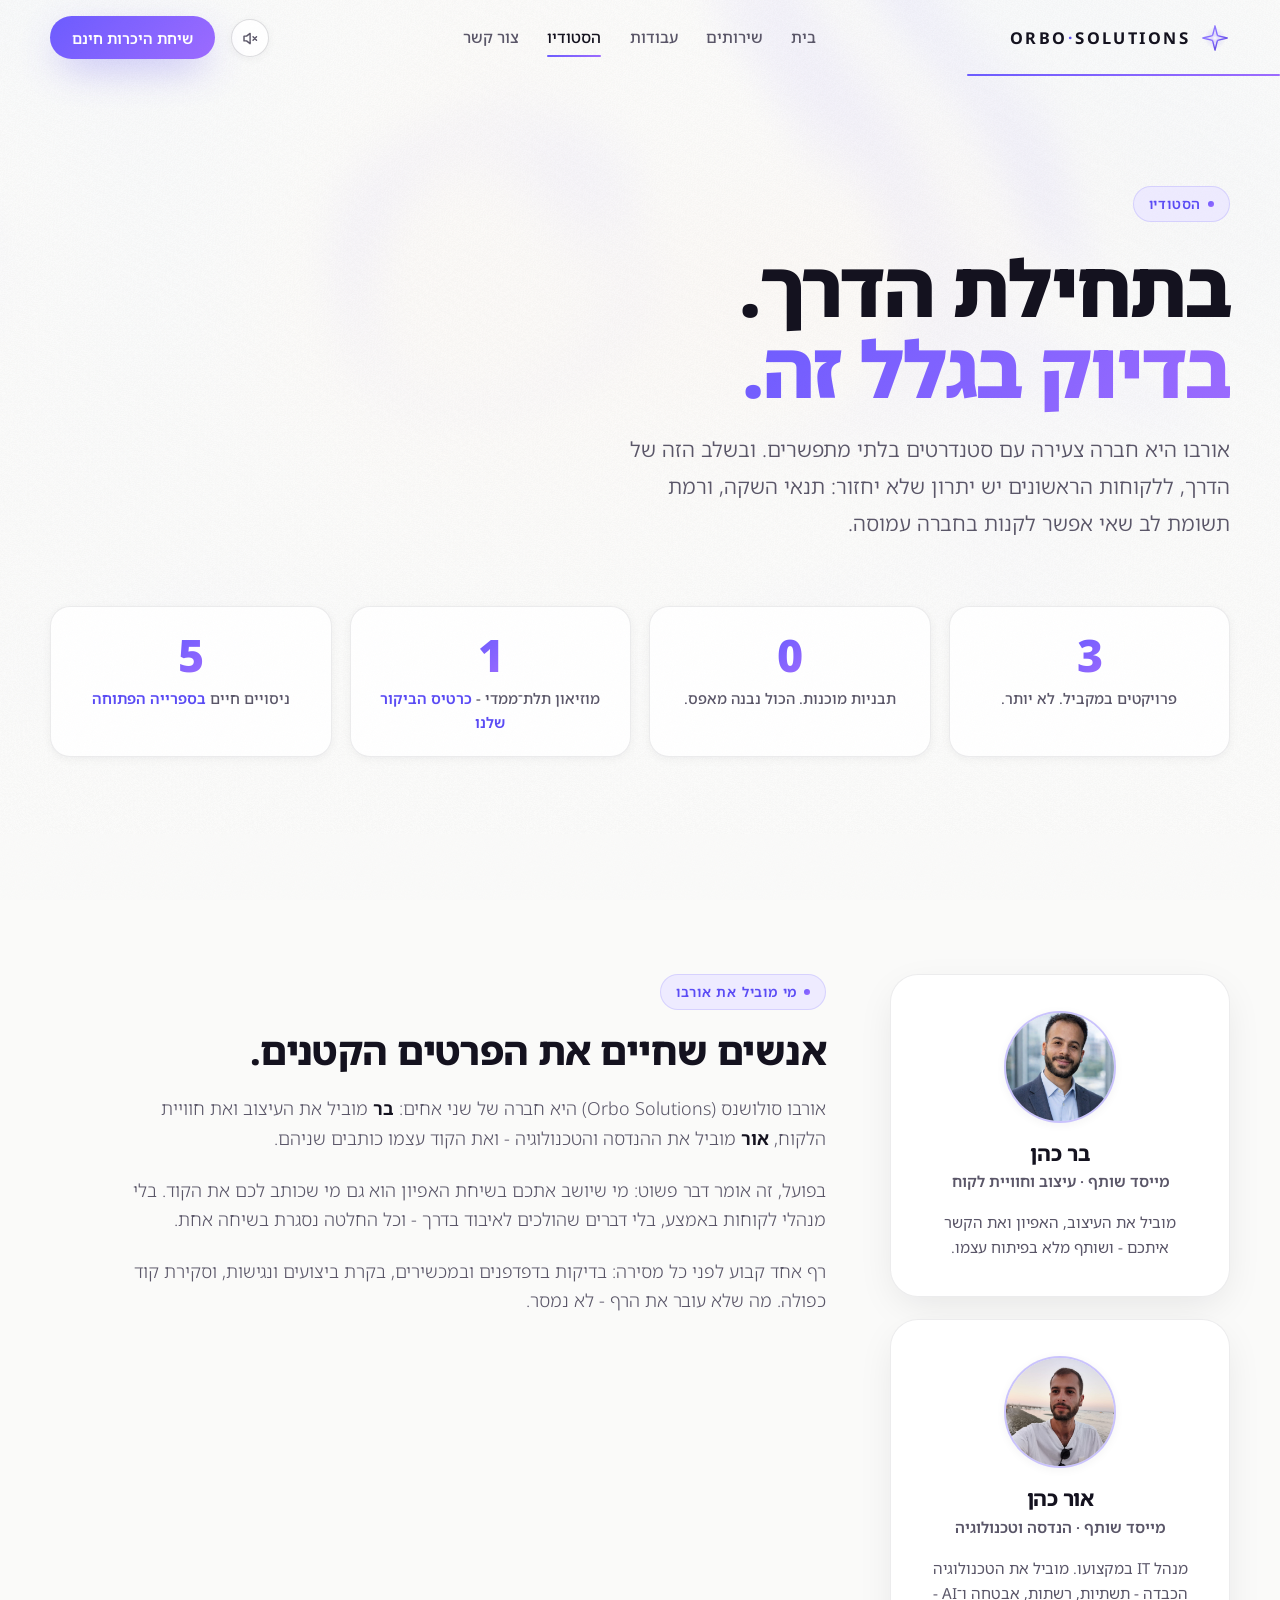
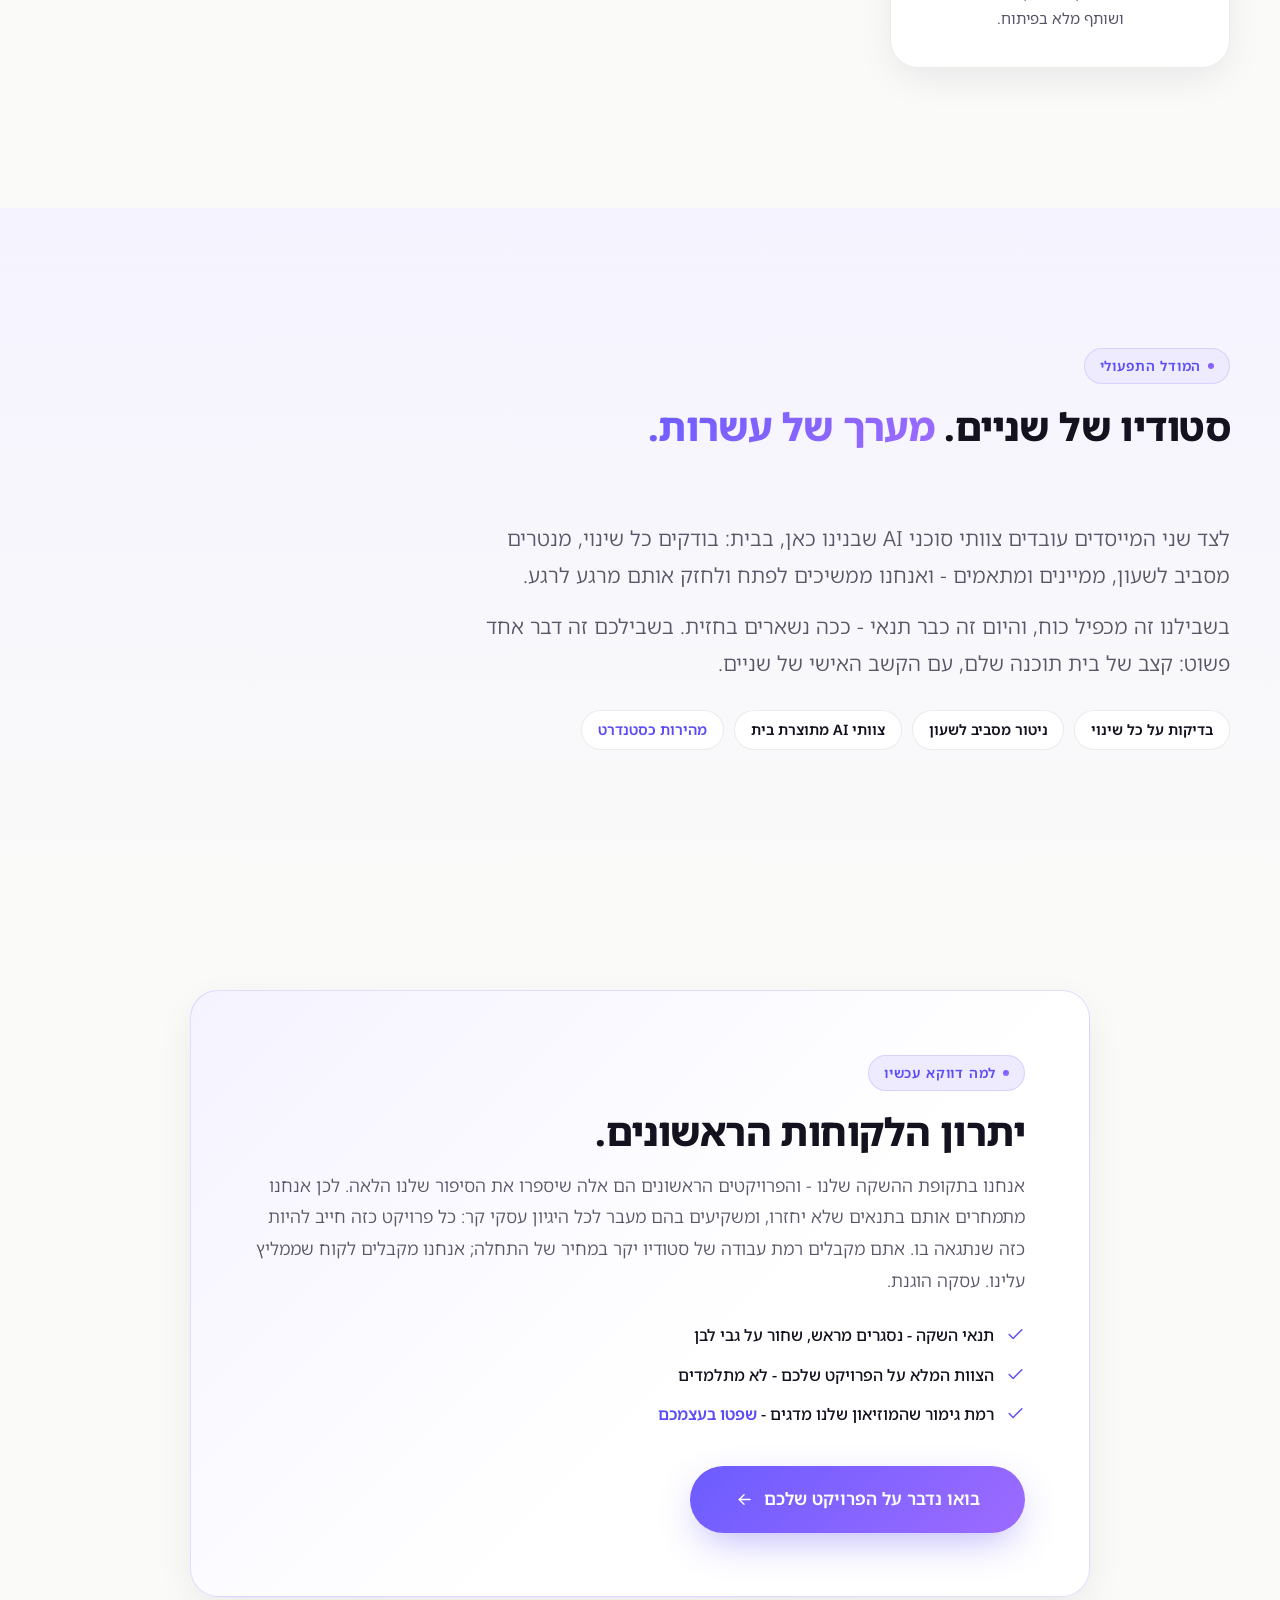
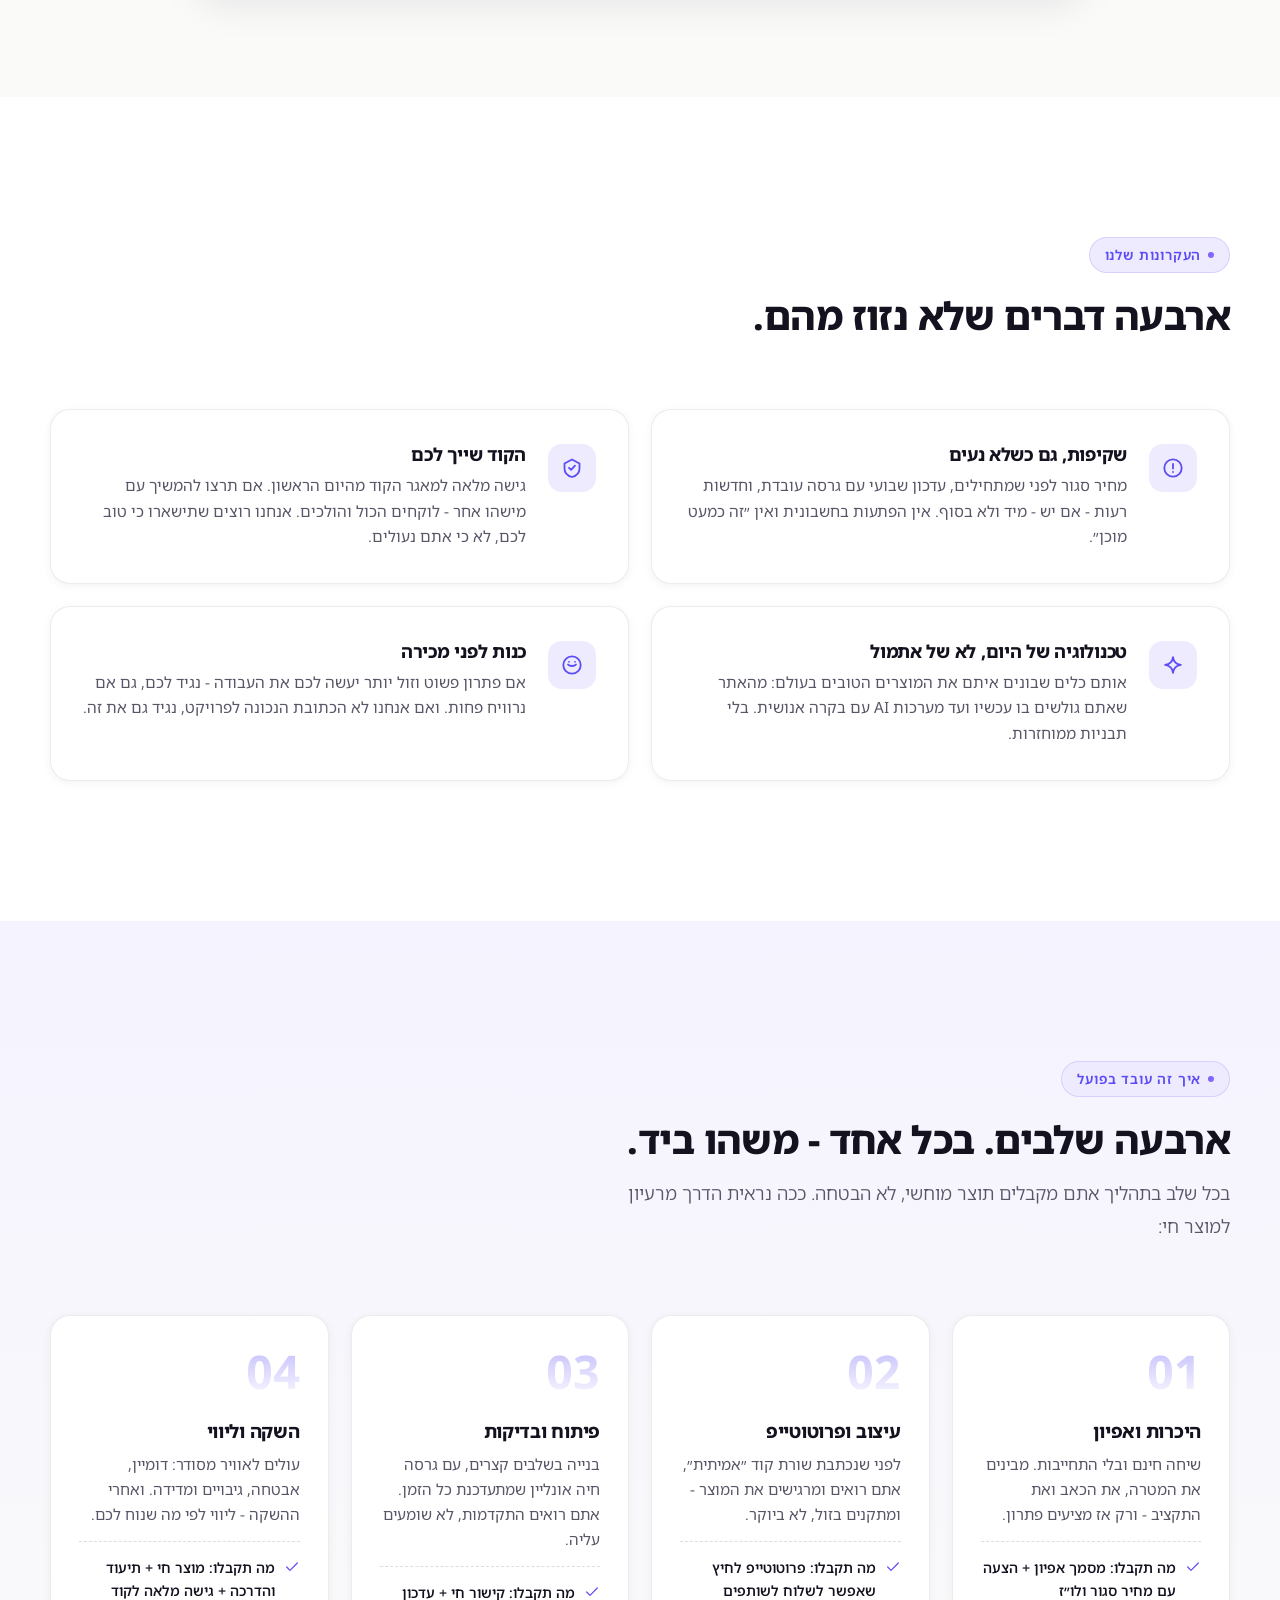
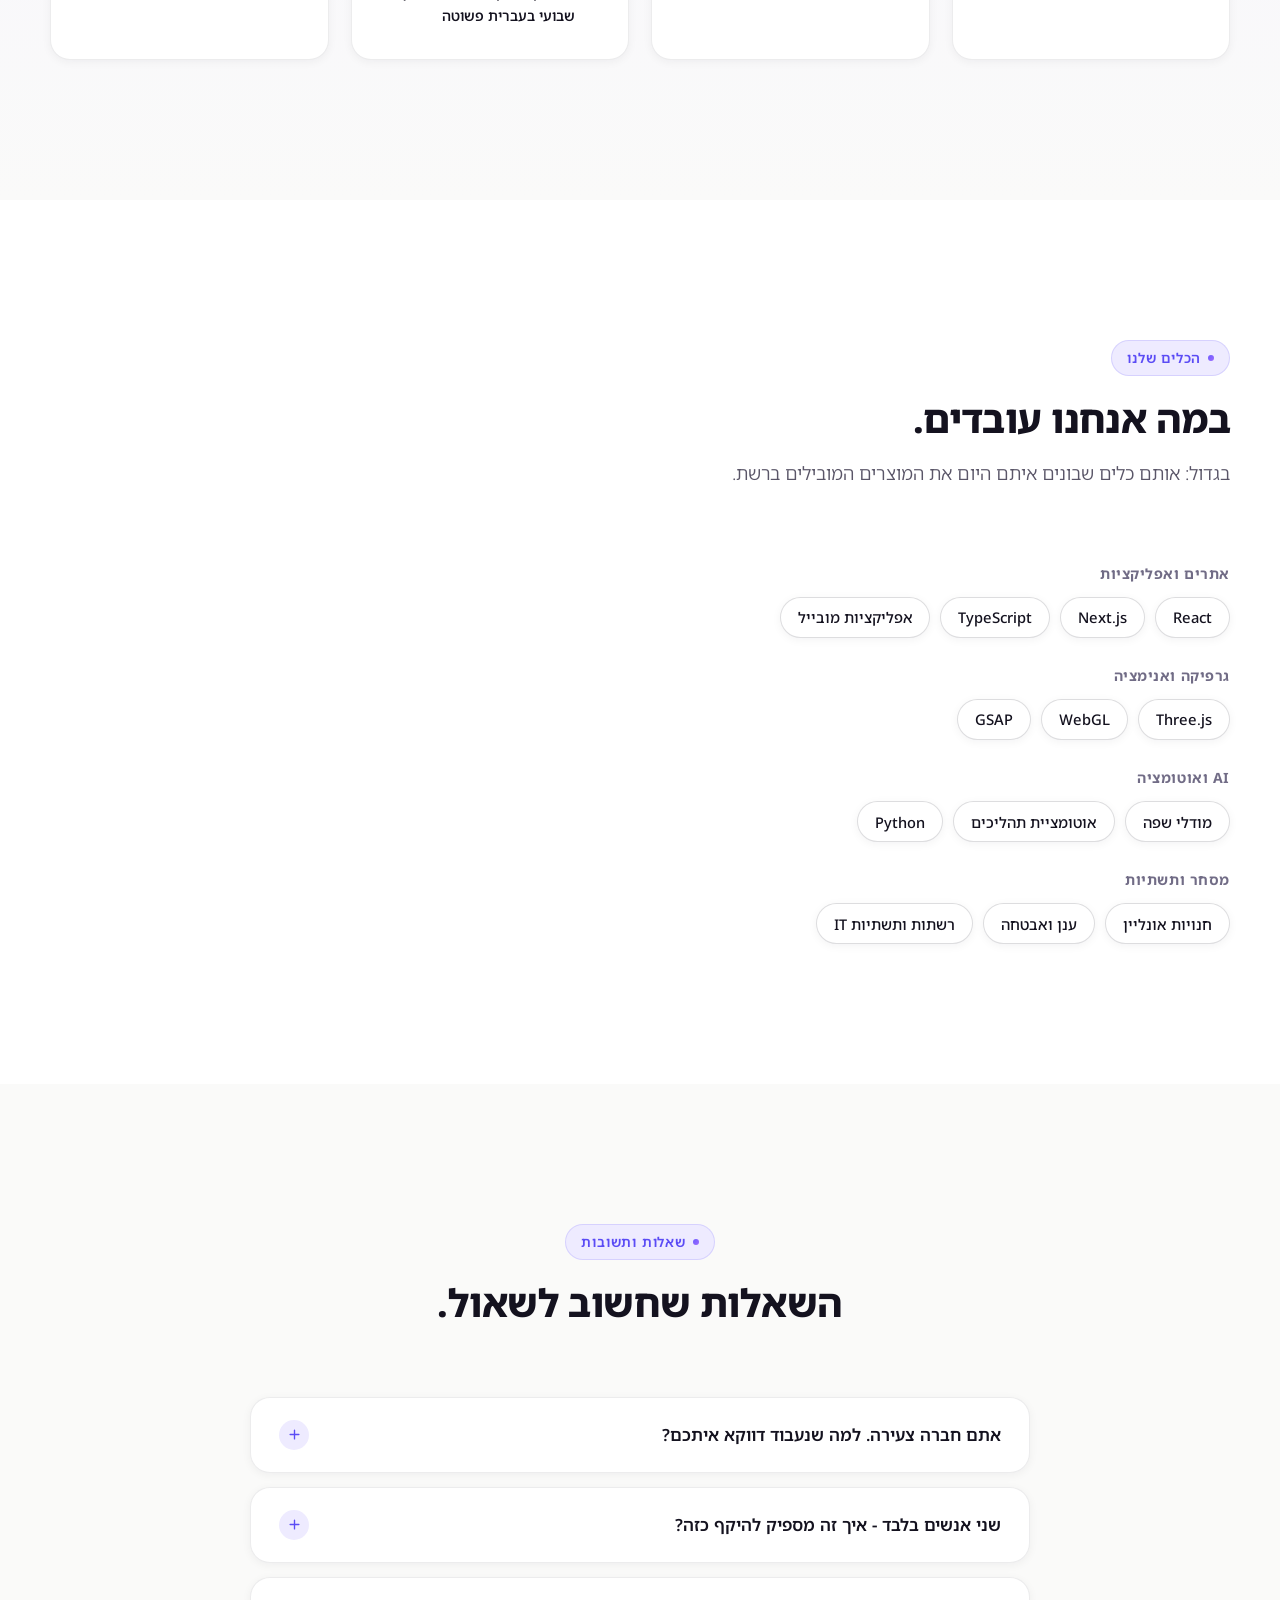
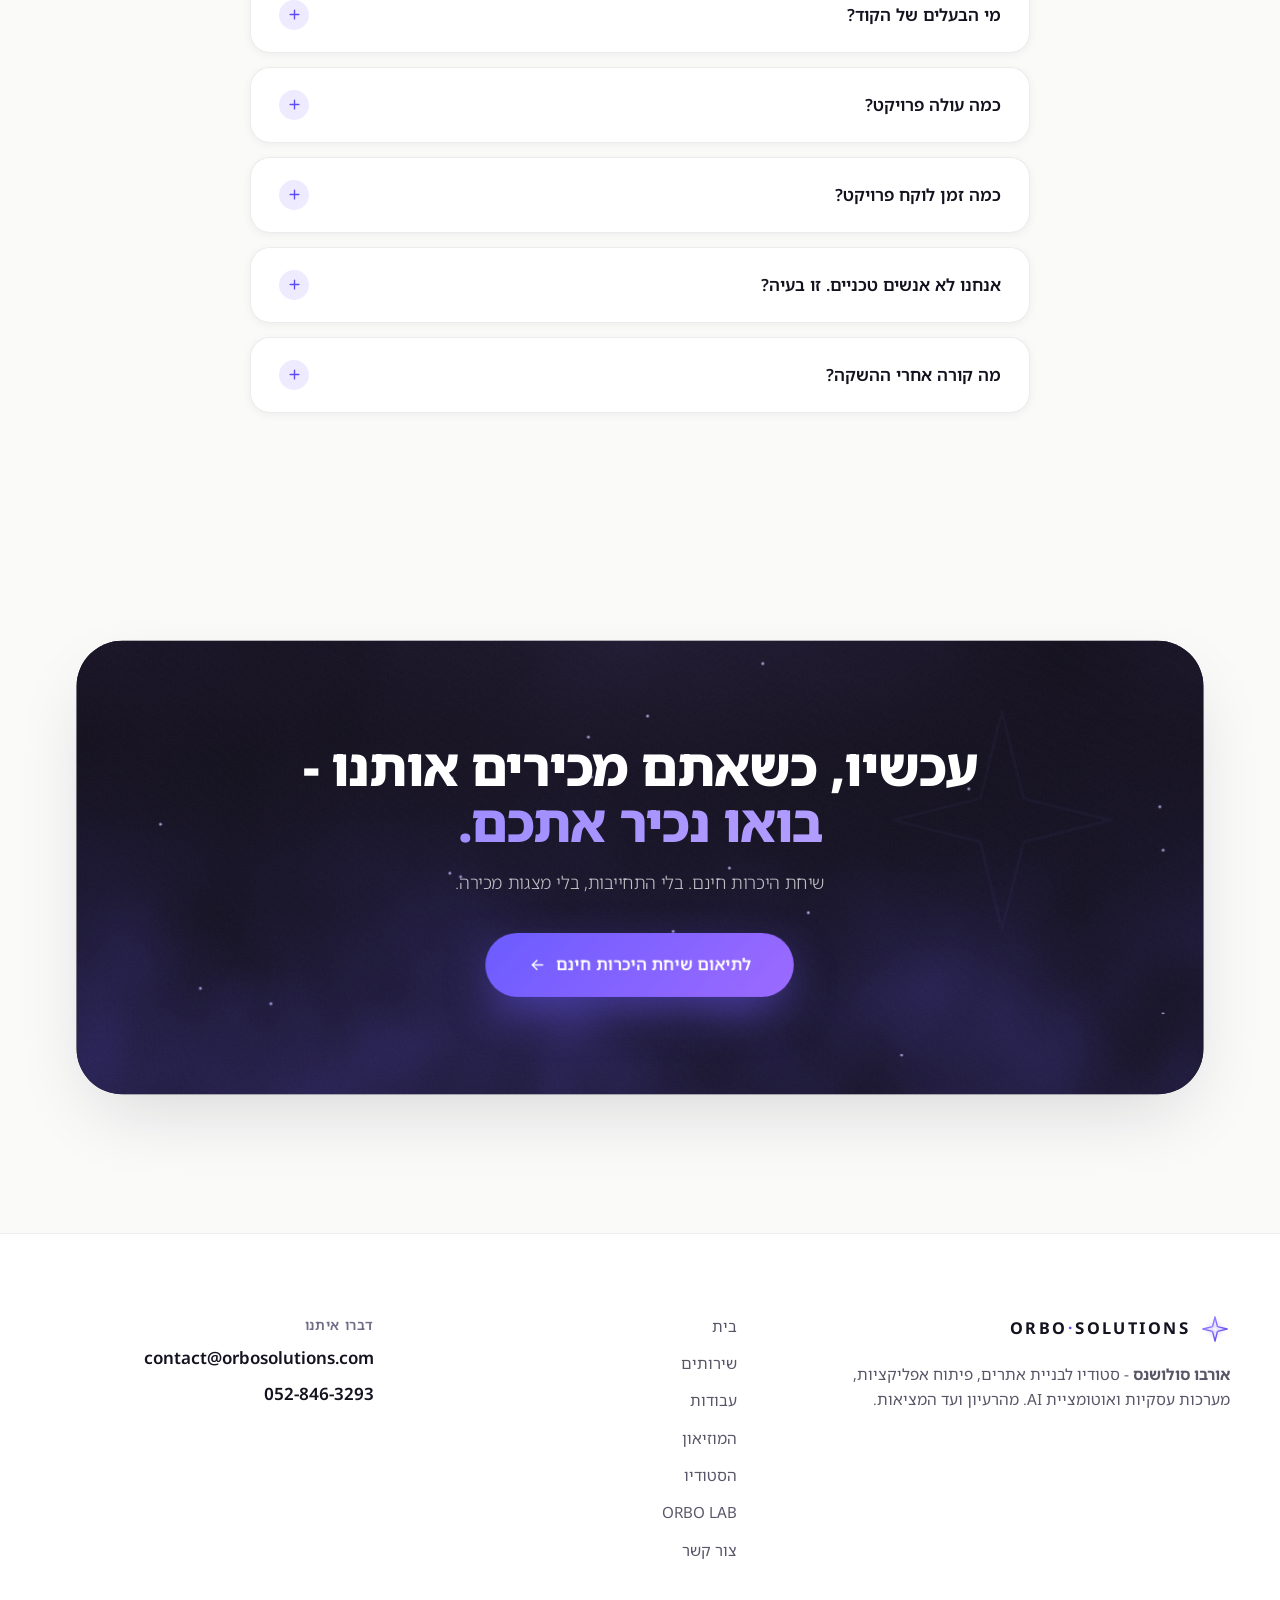
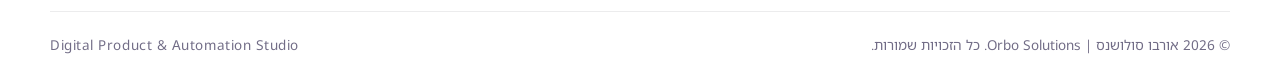
<file: studio.html>
<!DOCTYPE html>
<html lang="he" dir="rtl" class="no-js">
<head>
<meta charset="UTF-8">
<meta name="viewport" content="width=device-width, initial-scale=1.0, viewport-fit=cover">
<title>הסטודיו | האחים בר ואור כהן וצוותי ה-AI - אורבו סולושנס</title>
<meta name="description" content="אורבו סולושנס: שני מייסדים שעושים הכול בעצמם, עם צוותי סוכני AI שנבנו בבית. תהליך שקוף, מחיר סגור, קוד ששייך לכם - עד שלושה פרויקטים במקביל.">
<meta property="og:type" content="website">
<meta property="og:site_name" content="Orbo Solutions">
<meta property="og:title" content="הסטודיו | האחים בר ואור כהן וצוותי ה-AI - אורבו סולושנס">
<meta property="og:description" content="אורבו סולושנס: שני מייסדים שעושים הכול בעצמם, עם צוותי סוכני AI שנבנו בבית. תהליך שקוף, מחיר סגור, קוד ששייך לכם - עד שלושה פרויקטים במקביל.">
<meta property="og:url" content="https://orbosolutions.com/studio.html">
<meta property="og:image" content="https://orbosolutions.com/ad/ad-1080x1350.png">
<meta property="og:locale" content="he_IL">
<meta name="twitter:card" content="summary_large_image">
<link rel="canonical" href="https://orbosolutions.com/studio.html">
<meta name="robots" content="index, follow">
<script type="application/ld+json">
{
  "@context": "https://schema.org",
  "@graph": [
    {
      "@type": "Organization",
      "@id": "https://orbosolutions.com/#org",
      "name": "Orbo Solutions",
      "alternateName": ["Orbo", "ORBO SOLUTIONS", "אורבו סולושנס"],
      "url": "https://orbosolutions.com/",
      "logo": "https://orbosolutions.com/assets/img/app-icon-512.png",
      "sameAs": ["https://github.com/BarbossaAA/orbosolutions-site", "https://bisomna.com"],
      "email": "contact@orbosolutions.com",
      "telephone": "+972-52-846-3293",
      "founder": [{ "@id": "https://orbosolutions.com/studio.html#bar" }, { "@id": "https://orbosolutions.com/studio.html#or" }]
    },
    {
      "@type": "Person",
      "@id": "https://orbosolutions.com/studio.html#bar",
      "name": "בר כהן",
      "alternateName": "Bar Cohen",
      "jobTitle": "מייסד שותף - מוצר ופיתוח",
      "worksFor": { "@id": "https://orbosolutions.com/#org" }
    },
    {
      "@type": "Person",
      "@id": "https://orbosolutions.com/studio.html#or",
      "name": "אור כהן",
      "alternateName": "Or Cohen",
      "jobTitle": "מייסד שותף - הנדסה וטכנולוגיה",
      "worksFor": { "@id": "https://orbosolutions.com/#org" }
    },
    {
      "@type": "AboutPage",
      "@id": "https://orbosolutions.com/studio.html#page",
      "url": "https://orbosolutions.com/studio.html",
      "name": "הסטודיו | Orbo Solutions",
      "inLanguage": "he",
      "about": { "@id": "https://orbosolutions.com/#org" }
    },
    {
      "@type": "FAQPage",
      "@id": "https://orbosolutions.com/studio.html#faq",
      "mainEntity": [
        {
          "@type": "Question",
          "name": "אתם חברה צעירה. למה שנעבוד דווקא איתכם?",
          "acceptedAnswer": { "@type": "Answer", "text": "כי אצל חברה בתחילת הדרך, הפרויקט שלכם הוא לא עוד שורה בטבלה - הוא ההוכחה שלנו. תקבלו את הצוות המלא, תנאי השקה, מחיר סגור מראש ועדכון שבועי עם גרסה עובדת. ואת הרמה אפשר לבדוק עוד לפני השיחה הראשונה - במוזיאון התלת־ממדי שבנינו." }
        },
        {
          "@type": "Question",
          "name": "שני אנשים בלבד - איך זה מספיק להיקף כזה?",
          "acceptedAnswer": { "@type": "Answer", "text": "לצד השניים עובדים צוותי סוכני AI שפיתחנו בעצמנו - בודקים, מנטרים, ממיינים ומתאמים, יום ולילה. כך סטודיו קטן מספק בקצב של בית תוכנה מלא - וזה, היום, מה שמפריד בין טובים לבין הטובים ביותר." }
        },
        {
          "@type": "Question",
          "name": "מי הבעלים של הקוד?",
          "acceptedAnswer": { "@type": "Answer", "text": "אתם. מהיום הראשון תקבלו גישה מלאה למאגר הקוד, וכל שורה שנכתבת בפרויקט שלכם - שלכם. אם תרצו יום אחד להמשיך עם צוות אחר, לוקחים הכול והולכים. בלי נעילות ובלי קנסות." }
        },
        {
          "@type": "Question",
          "name": "כמה עולה פרויקט?",
          "acceptedAnswer": { "@type": "Answer", "text": "תלוי בהיקף - אבל תמיד תדעו מראש. אחרי שיחת ההיכרות ואפיון קצר תקבלו הצעה מסודרת עם מחיר סגור ולוח זמנים, בלי שעתון מפתיע ובלי חריגות שמתגלות בסוף. וכרגע, בתקופת ההשקה, הלקוחות הראשונים נהנים מתנאים שלא יחזרו." }
        },
        {
          "@type": "Question",
          "name": "כמה זמן לוקח פרויקט?",
          "acceptedAnswer": { "@type": "Answer", "text": "דף נחיתה או אתר תדמית - שבועות בודדים. מערכת או MVP - בדרך כלל חודש-חודשיים לגרסה ראשונה שאפשר להשיק. את התשובה המדויקת תקבלו בהצעה, ובכל שבוע תראו בעצמכם איפה הדברים עומדים." }
        },
        {
          "@type": "Question",
          "name": "אנחנו לא אנשים טכניים. זו בעיה?",
          "acceptedAnswer": { "@type": "Answer", "text": "להפך - זו בדיוק העבודה שלנו. אנחנו מתרגמים את המטרה העסקית שלכם להחלטות טכניות, ומעדכנים אתכם בעברית פשוטה, בלי ז'רגון. אתם צריכים לדעת מה העסק שלכם צריך; את השאר תשאירו לנו." }
        },
        {
          "@type": "Question",
          "name": "מה קורה אחרי ההשקה?",
          "acceptedAnswer": { "@type": "Answer", "text": "מה שתבחרו: ליווי שוטף עם תחזוקה ושיפורים, או מסירה מסודרת עם תיעוד והדרכה כדי שתוכלו להמשיך לבד. אנחנו לא בונים תלות - אנחנו בונים מערכות שעובדות גם בלעדינו." }
        }
      ]
    }
  ]
}
</script>
<script type="application/ld+json">
{
  "@context": "https://schema.org",
  "@type": "BreadcrumbList",
  "itemListElement": [
    { "@type": "ListItem", "position": 1, "name": "בית", "item": "https://orbosolutions.com/" },
    { "@type": "ListItem", "position": 2, "name": "הסטודיו", "item": "https://orbosolutions.com/studio.html" }
  ]
}
</script>
<link rel="icon" type="image/svg+xml" href="assets/img/favicon.svg">
<link rel="manifest" href="site.webmanifest">
<link rel="apple-touch-icon" href="assets/img/app-icon-180.png">
<meta name="theme-color" content="#FAFAF9">
<link rel="preconnect" href="https://fonts.googleapis.com">
<link rel="preconnect" href="https://fonts.gstatic.com" crossorigin>
<link rel="preload" as="style" href="https://fonts.googleapis.com/css2?family=Noto+Sans+Hebrew:wght@300..900&display=swap">
<link href="https://fonts.googleapis.com/css2?family=Noto+Sans+Hebrew:wght@300..900&display=swap" rel="stylesheet">
<link rel="stylesheet" href="assets/css/main.css?v=81">
<style>
  /* ---- studio page only ---- */

  /* proof strip: numbers that the work page backs up */
  .proof-strip {
    display: grid;
    grid-template-columns: repeat(4, 1fr);
    gap: 18px;
    margin-top: clamp(40px, 6vw, 64px);
  }
  .proof-item {
    background: var(--surface);
    border: 1px solid var(--line);
    border-radius: var(--radius);
    box-shadow: var(--shadow-sm);
    padding: 26px 24px 22px;
    text-align: center;
  }
  .proof-num {
    font-family: var(--font-display);
    font-size: clamp(2rem, 3.6vw, 2.8rem);
    font-weight: 850;
    line-height: 1;
    letter-spacing: -0.02em;
    background: var(--grad-accent);
    -webkit-background-clip: text;
    background-clip: text;
    -webkit-text-fill-color: transparent;
    color: transparent;
    direction: ltr;
    display: inline-block;
    margin-bottom: 8px;
  }
  .proof-item p { font-size: 0.92rem; font-weight: 500; color: var(--ink-soft); }
  .proof-item a { color: var(--accent); font-weight: 600; }
  @media (max-width: 860px) { .proof-strip { grid-template-columns: repeat(2, 1fr); } }

  /* founder card */
  .founder-wrap {
    display: grid;
    grid-template-columns: 340px 1fr;
    gap: clamp(32px, 5vw, 72px);
    align-items: start;
  }
  .founder-card {
    background: var(--surface);
    border: 1px solid var(--line);
    border-radius: var(--radius-lg);
    box-shadow: var(--shadow-md);
    padding: 36px 32px;
    text-align: center;
    position: sticky;
    top: calc(var(--header-h) + 32px);
  }
  .founder-avatar {
    position: relative;
    width: 112px;
    height: 112px;
    margin: 0 auto 18px;
    border-radius: 50%;
    display: grid;
    place-items: center;
    background: var(--accent-soft);
    border: 2px solid rgba(91, 76, 245, 0.25);
    overflow: hidden;
    box-shadow: var(--shadow-sm);
  }
  .founder-avatar svg { width: 46px; height: 46px; }
  /* the real photo covers the star mark once the file exists */
  .founder-avatar img {
    position: absolute;
    inset: 0;
    width: 100%;
    height: 100%;
    object-fit: cover;
    z-index: 1;
  }
  .founder-card h3 { font-size: 1.3rem; margin-bottom: 4px; }
  .founder-role { font-size: 0.92rem; font-weight: 600; color: var(--accent); margin-bottom: 16px; }
  .founder-card > p { font-size: 0.95rem; color: var(--ink-soft); }
  .founder-links { display: flex; justify-content: center; gap: 10px; margin-top: 20px; }

  .founder-body p {
    font-size: 1.12rem;
    font-weight: 300;
    color: var(--ink-soft);
    max-width: 40em;
    margin-bottom: 22px;
  }
  .founder-body p strong { font-weight: 650; color: var(--ink); }
  @media (max-width: 1020px) {
    .founder-wrap { grid-template-columns: 1fr; }
    .founder-card { position: static; max-width: 420px; margin-inline: auto; }
  }

  /* deliverable line under each process step */
  .step-gets {
    display: flex;
    gap: 9px;
    align-items: flex-start;
    margin-top: 14px;
    padding-top: 14px;
    border-top: 1px dashed var(--line-strong);
    font-size: 0.88rem;
    font-weight: 550;
    color: var(--ink);
  }
  .step-gets svg { width: 16px; height: 16px; color: var(--accent); flex-shrink: 0; margin-top: 3px; }

  /* the launch window band */
  .launch-band {
    background: linear-gradient(135deg, #F5F3FF 0%, var(--surface) 60%);
    border: 1px solid rgba(91, 76, 245, 0.18);
    border-radius: var(--radius-lg);
    box-shadow: var(--shadow-md);
    padding: clamp(36px, 5vw, 64px) clamp(28px, 5vw, 72px);
    max-width: 900px;
    margin-inline: auto;
  }
  .launch-band .eyebrow { margin-bottom: 18px; }
  .launch-band h2 { margin-bottom: 16px; }
  .launch-band > p { color: var(--ink-soft); font-weight: 350; font-size: 1.1rem; line-height: 1.8; max-width: 44em; margin-bottom: 26px; }
  .launch-points { display: grid; gap: 13px; margin-bottom: 30px; }
  .launch-points li { display: flex; gap: 12px; align-items: flex-start; font-size: 1rem; font-weight: 500; color: var(--ink); }
  .launch-points svg { width: 19px; height: 19px; color: var(--accent); flex-shrink: 0; margin-top: 3px; }

  /* stack: plain chips, grouped */
  .stack-groups { display: grid; gap: 26px; max-width: 860px; }
  .stack-group { display: grid; gap: 12px; }
  .stack-label { font-size: 0.88rem; font-weight: 700; letter-spacing: 0.04em; color: var(--ink-faint); }

  @media (max-width: 767px) {
    .proof-strip { gap: 10px; margin-top: 30px; }
    .proof-item { padding: 18px 14px 16px; }
    .founder-card { padding: 28px 24px; }
    .founder-body p { font-size: 1rem; }
  }
</style>
</head>
<body>
<script>document.documentElement.classList.remove('no-js')</script>

<header class="site-header" id="siteHeader">
  <div class="container header-inner">
    <a href="index.html" class="logo" aria-label="Orbo Solutions, דף הבית">
      <svg class="logo-mark" viewBox="0 0 32 32" fill="none" aria-hidden="true">
        <circle cx="16" cy="16" r="11.5" fill="url(#lgh3)"/>
        <path d="M16 3 L18.6 13.4 L29 16 L18.6 18.6 L16 29 L13.4 18.6 L3 16 L13.4 13.4 Z" fill="url(#lgh4)" stroke="url(#lgh)" stroke-width="1.5" stroke-linejoin="round"/>
        <circle cx="16" cy="16" r="4.6" fill="url(#lgh2)"/>
        <defs>
          <linearGradient id="lgh" x1="6" y1="4" x2="26" y2="28" gradientUnits="userSpaceOnUse"><stop stop-color="#9d8bff"/><stop offset="0.5" stop-color="#7e63ff"/><stop offset="1" stop-color="#5a46d6"/></linearGradient>
          <radialGradient id="lgh2" cx="16" cy="16" r="4.6" gradientUnits="userSpaceOnUse"><stop stop-color="#ffffff" stop-opacity="0.95"/><stop offset="1" stop-color="#e6deff" stop-opacity="0"/></radialGradient>
          <radialGradient id="lgh3" cx="16" cy="16" r="11.5" gradientUnits="userSpaceOnUse"><stop stop-color="#8f7bff" stop-opacity="0.28"/><stop offset="1" stop-color="#8f7bff" stop-opacity="0"/></radialGradient>
          <radialGradient id="lgh4" cx="16" cy="16" r="14" gradientUnits="userSpaceOnUse"><stop stop-color="#b9a6ff" stop-opacity="0.05"/><stop offset="0.8" stop-color="#8f74ff" stop-opacity="0.14"/><stop offset="1" stop-color="#8f74ff" stop-opacity="0.22"/></radialGradient>
        </defs>
      </svg>
      <span class="logo-text">ORBO<span class="logo-sep">·</span>SOLUTIONS</span>
    </a>
    <nav class="main-nav" id="mainNav" aria-label="ניווט ראשי">
      <a href="index.html">בית</a>
      <a href="services.html">שירותים</a>
      <a href="work.html">עבודות</a>
      <a href="studio.html" aria-current="page">הסטודיו</a>
      <a href="contact.html">צור קשר</a>
    </nav>
    <div class="header-actions">
      <button class="audio-toggle" data-audio-toggle aria-pressed="false" aria-label="מוזיקת רקע">
        <svg viewBox="0 0 24 24" fill="none" stroke="currentColor" stroke-width="1.8" stroke-linecap="round" stroke-linejoin="round" aria-hidden="true">
          <path d="M11.5 5.5 7 9H3.8v6H7l4.5 3.5z"/>
          <path class="at-on" d="M14.8 9.4a4 4 0 0 1 0 5.2"/>
          <path class="at-on" d="M17.4 7a7.4 7.4 0 0 1 0 10"/>
          <path class="at-off" d="M15.2 9.8l4.4 4.4m0-4.4l-4.4 4.4"/>
        </svg>
      </button>
      <a href="contact.html" class="btn btn-primary btn-sm">שיחת היכרות חינם</a>
      <button class="nav-toggle" id="navToggle" aria-label="פתיחת תפריט" aria-expanded="false"><span></span><span></span></button>
    </div>
  </div>
</header>

<main>

  <!-- Page hero -->
  <section class="page-hero">
    <div class="page-hero-bg" aria-hidden="true"><canvas class="pageHeroCanvas"></canvas></div>
    <div class="container">
      <span class="eyebrow reveal">הסטודיו</span>
      <h1 class="display-xl reveal" style="--d:.08s">בתחילת הדרך.<br><span class="accent-text">בדיוק בגלל זה.</span></h1>
      <p class="lead reveal" style="--d:.16s">אורבו היא חברה צעירה עם סטנדרטים בלתי מתפשרים. ובשלב הזה של הדרך, ללקוחות הראשונים יש יתרון שלא יחזור: תנאי השקה, ורמת תשומת לב שאי אפשר לקנות בחברה עמוסה.</p>

      <div class="proof-strip reveal" style="--d:.24s">
        <div class="proof-item">
          <span class="proof-num">3</span>
          <p>פרויקטים במקביל. לא יותר.</p>
        </div>
        <div class="proof-item">
          <span class="proof-num">0</span>
          <p>תבניות מוכנות. הכול נבנה מאפס.</p>
        </div>
        <div class="proof-item">
          <span class="proof-num">1</span>
          <p>מוזיאון תלת־ממדי - <a href="gallery.html">כרטיס הביקור שלנו</a></p>
        </div>
        <div class="proof-item">
          <span class="proof-num">5</span>
          <p>ניסויים חיים <a href="lab/" target="_blank" rel="noopener">בספרייה הפתוחה</a></p>
        </div>
      </div>
    </div>
  </section>

  <!-- The brothers -->
  <section class="section" id="team">
    <div class="container founder-wrap">
      <div style="display:grid; gap:22px">
        <aside class="founder-card reveal" style="position:static">
          <div class="founder-avatar">
            <img src="assets/img/team-bar.jpg" alt="בר כהן" onerror="this.remove()">
            <svg viewBox="0 0 32 32" fill="none" aria-hidden="true">
              <path d="M16 3 L18.6 13.4 L29 16 L18.6 18.6 L16 29 L13.4 18.6 L3 16 L13.4 13.4 Z" fill="url(#fav)" stroke="#5B4CF5" stroke-width="1.2" stroke-linejoin="round"/>
              <defs>
                <linearGradient id="fav" x1="6" y1="4" x2="26" y2="28" gradientUnits="userSpaceOnUse"><stop stop-color="#9d8bff" stop-opacity="0.5"/><stop offset="1" stop-color="#5a46d6" stop-opacity="0.3"/></linearGradient>
              </defs>
            </svg>
          </div>
          <h3>בר כהן</h3>
          <p class="founder-role">מייסד שותף · עיצוב וחוויית לקוח</p>
          <p>מוביל את העיצוב, האפיון ואת הקשר איתכם - ושותף מלא בפיתוח עצמו.</p>
          <!-- TODO(owner): תמונה אמיתית + קישור לינקדאין:
          <div class="founder-links">
            
          </div>
          -->
        </aside>
        <aside class="founder-card reveal" style="position:static; --d:.08s">
          <div class="founder-avatar">
            <img src="assets/img/team-or.jpg" alt="אור כהן" onerror="this.remove()">
            <svg viewBox="0 0 32 32" fill="none" aria-hidden="true">
              <path d="M16 3 L18.6 13.4 L29 16 L18.6 18.6 L16 29 L13.4 18.6 L3 16 L13.4 13.4 Z" fill="url(#fav2)" stroke="#5B4CF5" stroke-width="1.2" stroke-linejoin="round"/>
              <defs>
                <linearGradient id="fav2" x1="6" y1="4" x2="26" y2="28" gradientUnits="userSpaceOnUse"><stop stop-color="#ffb080" stop-opacity="0.5"/><stop offset="1" stop-color="#5a46d6" stop-opacity="0.3"/></linearGradient>
              </defs>
            </svg>
          </div>
          <h3>אור כהן</h3>
          <p class="founder-role">מייסד שותף · הנדסה וטכנולוגיה</p>
          <p>מנהל IT במקצועו. מוביל את הטכנולוגיה הכבדה - תשתיות, רשתות, אבטחה ו־AI - ושותף מלא בפיתוח.</p>
          <!-- TODO(owner): תמונה אמיתית + קישור לינקדאין:
          <div class="founder-links">
            
          </div>
          -->
        </aside>
      </div>
      <div class="founder-body">
        <span class="eyebrow reveal">מי מוביל את אורבו</span>
        <h2 class="display-md reveal" style="--d:.06s; margin-block: 18px 22px">אנשים שחיים את הפרטים הקטנים.</h2>
        <p class="reveal" style="--d:.12s">אורבו סולושנס (Orbo Solutions) היא חברה של שני אחים: <strong>בר</strong> מוביל את העיצוב ואת חוויית הלקוח, <strong>אור</strong> מוביל את ההנדסה והטכנולוגיה - ואת הקוד עצמו כותבים שניהם.</p>
        <p class="reveal" style="--d:.18s">בפועל, זה אומר דבר פשוט: מי שיושב אתכם בשיחת האפיון הוא גם מי שכותב לכם את הקוד. בלי מנהלי לקוחות באמצע, בלי דברים שהולכים לאיבוד בדרך - וכל החלטה נסגרת בשיחה אחת.</p>
        <p class="reveal" style="--d:.24s">רף אחד קבוע לפני כל מסירה: בדיקות בדפדפנים ובמכשירים, בקרת ביצועים ונגישות, וסקירת קוד כפולה. מה שלא עובר את הרף - לא נמסר.</p>
      </div>
    </div>
  </section>

  <!-- The launch window -->
  <!-- The operating model: two founders, an AI-run operation behind them -->
  <section class="section section-tint" id="opsmodel">
    <div class="container">
      <div class="section-head">
        <span class="eyebrow reveal">המודל התפעולי</span>
        <h2 class="display-md reveal" style="--d:.08s">סטודיו של שניים. <span class="accent-text">מערך של עשרות.</span></h2>
      </div>
      <div style="max-width: 46em">
        <p class="lead reveal" style="--d:.14s">לצד שני המייסדים עובדים צוותי סוכני AI שבנינו כאן, בבית: בודקים כל שינוי, מנטרים מסביב לשעון, ממיינים ומתאמים - ואנחנו ממשיכים לפתח ולחזק אותם מרגע לרגע.</p>
        <p class="lead reveal" style="--d:.20s; margin-top:14px">בשבילנו זה מכפיל כוח, והיום זה כבר תנאי - ככה נשארים בחזית. בשבילכם זה דבר אחד פשוט: קצב של בית תוכנה שלם, עם הקשב האישי של שניים.</p>
      </div>
      <div class="reveal" style="--d:.26s; display:flex; flex-wrap:wrap; gap:10px; margin-top:28px">
        <span style="font-size:0.9rem; font-weight:600; border:1px solid var(--line); border-radius:999px; padding:0.5em 1.1em; background:var(--surface)">בדיקות על כל שינוי</span>
        <span style="font-size:0.9rem; font-weight:600; border:1px solid var(--line); border-radius:999px; padding:0.5em 1.1em; background:var(--surface)">ניטור מסביב לשעון</span>
        <span style="font-size:0.9rem; font-weight:600; border:1px solid var(--line); border-radius:999px; padding:0.5em 1.1em; background:var(--surface)">צוותי AI מתוצרת בית</span>
        <span style="font-size:0.9rem; font-weight:600; border:1px solid var(--line); border-radius:999px; padding:0.5em 1.1em; background:var(--surface); color:var(--accent)">מהירות כסטנדרט</span>
      </div>
    </div>
  </section>

  <section class="section" id="launch" style="padding-block: clamp(56px, 8vw, 100px)">
    <div class="container">
      <div class="launch-band reveal">
        <span class="eyebrow">למה דווקא עכשיו</span>
        <h2 class="display-md">יתרון הלקוחות הראשונים.</h2>
        <p>אנחנו בתקופת ההשקה שלנו - והפרויקטים הראשונים הם אלה שיספרו את הסיפור שלנו הלאה. לכן אנחנו מתמחרים אותם בתנאים שלא יחזרו, ומשקיעים בהם מעבר לכל היגיון עסקי קר: כל פרויקט כזה חייב להיות כזה שנתגאה בו. אתם מקבלים רמת עבודה של סטודיו יקר במחיר של התחלה; אנחנו מקבלים לקוח שממליץ עלינו. עסקה הוגנת.</p>
        <ul class="launch-points" role="list">
          <li>
            <svg viewBox="0 0 24 24" fill="none" stroke="currentColor" stroke-width="1.8" stroke-linecap="round" stroke-linejoin="round" aria-hidden="true"><path d="M20 6 9 17l-5-5"/></svg>
            <span>תנאי השקה - נסגרים מראש, שחור על גבי לבן</span>
          </li>
          <li>
            <svg viewBox="0 0 24 24" fill="none" stroke="currentColor" stroke-width="1.8" stroke-linecap="round" stroke-linejoin="round" aria-hidden="true"><path d="M20 6 9 17l-5-5"/></svg>
            <span>הצוות המלא על הפרויקט שלכם - לא מתלמדים</span>
          </li>
          <li>
            <svg viewBox="0 0 24 24" fill="none" stroke="currentColor" stroke-width="1.8" stroke-linecap="round" stroke-linejoin="round" aria-hidden="true"><path d="M20 6 9 17l-5-5"/></svg>
            <span>רמת גימור שהמוזיאון שלנו מדגים - <a href="gallery.html" style="color:var(--accent); font-weight:600">שפטו בעצמכם</a></span>
          </li>
        </ul>
        <a href="contact.html" class="btn btn-primary btn-lg" data-magnetic style="margin-top: 8px">
          בואו נדבר על הפרויקט שלכם
          <svg class="btn-arrow" width="19" height="19" viewBox="0 0 24 24" fill="none" stroke="currentColor" stroke-width="1.8" stroke-linecap="round" stroke-linejoin="round" aria-hidden="true"><path d="M19 12H5.4"/><path d="M11.4 6l-6 6 6 6"/></svg>
        </a>
      </div>
    </div>
  </section>

  <!-- Principles -->
  <section class="section section-white" id="principles">
    <div class="container">
      <div class="section-head">
        <span class="eyebrow reveal">העקרונות שלנו</span>
        <h2 class="display-md reveal" style="--d:.08s">ארבעה דברים שלא נזוז מהם.</h2>
      </div>
      <div class="values-grid">
        <article class="value-card reveal">
          <div class="value-icon">
            <svg viewBox="0 0 24 24" fill="none" stroke="currentColor" stroke-width="1.8" stroke-linecap="round" stroke-linejoin="round" aria-hidden="true"><circle cx="12" cy="12" r="8.7"/><path d="M12 8v4.5M12 16h.01"/></svg>
          </div>
          <div>
            <h3>שקיפות, גם כשלא נעים</h3>
            <p>מחיר סגור לפני שמתחילים, עדכון שבועי עם גרסה עובדת, וחדשות רעות - אם יש - מיד ולא בסוף. אין הפתעות בחשבונית ואין ״זה כמעט מוכן״.</p>
          </div>
        </article>
        <article class="value-card reveal" style="--d:.08s">
          <div class="value-icon">
            <svg viewBox="0 0 24 24" fill="none" stroke="currentColor" stroke-width="1.8" stroke-linecap="round" stroke-linejoin="round" aria-hidden="true"><path d="M12 3.5 4.5 7.5v5c0 4.4 3.2 7.4 7.5 8.5 4.3-1.1 7.5-4.1 7.5-8.5v-5z"/><path d="M9 11.8l2.1 2.1 3.9-4.2"/></svg>
          </div>
          <div>
            <h3>הקוד שייך לכם</h3>
            <p>גישה מלאה למאגר הקוד מהיום הראשון. אם תרצו להמשיך עם מישהו אחר - לוקחים הכול והולכים. אנחנו רוצים שתישארו כי טוב לכם, לא כי אתם נעולים.</p>
          </div>
        </article>
        <article class="value-card reveal" style="--d:.16s">
          <div class="value-icon">
            <svg viewBox="0 0 24 24" fill="none" stroke="currentColor" stroke-width="1.8" stroke-linecap="round" stroke-linejoin="round" aria-hidden="true"><path d="M12 4.1c.55 4.3 3.55 7.3 7.85 7.85-4.3.55-7.3 3.55-7.85 7.85-.55-4.3-3.55-7.3-7.85-7.85 4.3-.55 7.3-3.55 7.85-7.85z"/></svg>
          </div>
          <div>
            <h3>טכנולוגיה של היום, לא של אתמול</h3>
            <p>אותם כלים שבונים איתם את המוצרים הטובים בעולם: מהאתר שאתם גולשים בו עכשיו ועד מערכות AI עם בקרה אנושית. בלי תבניות ממוחזרות.</p>
          </div>
        </article>
        <article class="value-card reveal" style="--d:.24s">
          <div class="value-icon">
            <svg viewBox="0 0 24 24" fill="none" stroke="currentColor" stroke-width="1.8" stroke-linecap="round" stroke-linejoin="round" aria-hidden="true"><path d="M8 11.5s1.2 1.5 4 1.5 4-1.5 4-1.5"/><circle cx="12" cy="12" r="8.7"/><path d="M9 8.8h.01M15 8.8h.01"/></svg>
          </div>
          <div>
            <h3>כנות לפני מכירה</h3>
            <p>אם פתרון פשוט וזול יותר יעשה לכם את העבודה - נגיד לכם, גם אם נרוויח פחות. ואם אנחנו לא הכתובת הנכונה לפרויקט, נגיד גם את זה.</p>
          </div>
        </article>
      </div>
    </div>
  </section>

  <!-- Process with deliverables -->
  <section class="section section-tint" id="process">
    <div class="container">
      <div class="section-head">
        <span class="eyebrow reveal">איך זה עובד בפועל</span>
        <h2 class="display-md reveal" style="--d:.08s">ארבעה שלבים. בכל אחד - משהו ביד.</h2>
        <p class="lead reveal" style="--d:.16s">בכל שלב בתהליך אתם מקבלים תוצר מוחשי, לא הבטחה. ככה נראית הדרך מרעיון למוצר חי:</p>
      </div>
      <div class="process-grid">
        <article class="process-step reveal">
          <span class="step-num"><span class="num-roll">01</span></span>
          <h3>היכרות ואפיון</h3>
          <p>שיחה חינם ובלי התחייבות. מבינים את המטרה, את הכאב ואת התקציב - ורק אז מציעים פתרון.</p>
          <div class="step-gets">
            <svg viewBox="0 0 24 24" fill="none" stroke="currentColor" stroke-width="1.8" stroke-linecap="round" stroke-linejoin="round" aria-hidden="true"><path d="M20 6 9 17l-5-5"/></svg>
            <span>מה תקבלו: מסמך אפיון + הצעה עם מחיר סגור ולו״ז</span>
          </div>
        </article>
        <article class="process-step reveal" style="--d:.08s">
          <span class="step-num"><span class="num-roll">02</span></span>
          <h3>עיצוב ופרוטוטייפ</h3>
          <p>לפני שנכתבת שורת קוד ״אמיתית״, אתם רואים ומרגישים את המוצר - ומתקנים בזול, לא ביוקר.</p>
          <div class="step-gets">
            <svg viewBox="0 0 24 24" fill="none" stroke="currentColor" stroke-width="1.8" stroke-linecap="round" stroke-linejoin="round" aria-hidden="true"><path d="M20 6 9 17l-5-5"/></svg>
            <span>מה תקבלו: פרוטוטייפ לחיץ שאפשר לשלוח לשותפים</span>
          </div>
        </article>
        <article class="process-step reveal" style="--d:.16s">
          <span class="step-num"><span class="num-roll">03</span></span>
          <h3>פיתוח ובדיקות</h3>
          <p>בנייה בשלבים קצרים, עם גרסה חיה אונליין שמתעדכנת כל הזמן. אתם רואים התקדמות, לא שומעים עליה.</p>
          <div class="step-gets">
            <svg viewBox="0 0 24 24" fill="none" stroke="currentColor" stroke-width="1.8" stroke-linecap="round" stroke-linejoin="round" aria-hidden="true"><path d="M20 6 9 17l-5-5"/></svg>
            <span>מה תקבלו: קישור חי + עדכון שבועי בעברית פשוטה</span>
          </div>
        </article>
        <article class="process-step reveal" style="--d:.24s">
          <span class="step-num"><span class="num-roll">04</span></span>
          <h3>השקה וליווי</h3>
          <p>עולים לאוויר מסודר: דומיין, אבטחה, גיבויים ומדידה. ואחרי ההשקה - ליווי לפי מה שנוח לכם.</p>
          <div class="step-gets">
            <svg viewBox="0 0 24 24" fill="none" stroke="currentColor" stroke-width="1.8" stroke-linecap="round" stroke-linejoin="round" aria-hidden="true"><path d="M20 6 9 17l-5-5"/></svg>
            <span>מה תקבלו: מוצר חי + תיעוד והדרכה + גישה מלאה לקוד</span>
          </div>
        </article>
      </div>
    </div>
  </section>

  <!-- Stack -->
  <section class="section section-white" id="stack">
    <div class="container">
      <div class="section-head">
        <span class="eyebrow reveal">הכלים שלנו</span>
        <h2 class="display-md reveal" style="--d:.08s">במה אנחנו עובדים.</h2>
        <p class="lead reveal" style="--d:.16s">בגדול: אותם כלים שבונים איתם היום את המוצרים המובילים ברשת.</p>
      </div>
      <div class="stack-groups">
        <div class="stack-group reveal">
          <span class="stack-label">אתרים ואפליקציות</span>
          <ul class="chips" role="list">
            <li class="chip">React</li>
            <li class="chip">Next.js</li>
            <li class="chip">TypeScript</li>
            <li class="chip">אפליקציות מובייל</li>
          </ul>
        </div>
        <div class="stack-group reveal" style="--d:.08s">
          <span class="stack-label">גרפיקה ואנימציה</span>
          <ul class="chips" role="list">
            <li class="chip">Three.js</li>
            <li class="chip">WebGL</li>
            <li class="chip">GSAP</li>
          </ul>
        </div>
        <div class="stack-group reveal" style="--d:.16s">
          <span class="stack-label">AI ואוטומציה</span>
          <ul class="chips" role="list">
            <li class="chip">מודלי שפה</li>
            <li class="chip">אוטומציית תהליכים</li>
            <li class="chip">Python</li>
          </ul>
        </div>
        <div class="stack-group reveal" style="--d:.24s">
          <span class="stack-label">מסחר ותשתיות</span>
          <ul class="chips" role="list">
            <li class="chip">חנויות אונליין</li>
            <li class="chip">ענן ואבטחה</li>
            <li class="chip">רשתות ותשתיות IT</li>
          </ul>
        </div>
      </div>
    </div>
  </section>

  <!-- FAQ -->
  <section class="section" id="faq">
    <div class="container">
      <div class="section-head section-head-center">
        <span class="eyebrow reveal">שאלות ותשובות</span>
        <h2 class="display-md reveal" style="--d:.08s">השאלות שחשוב לשאול.</h2>
      </div>
      <div class="faq-list">
        <details class="faq-item reveal">
          <summary>
            אתם חברה צעירה. למה שנעבוד דווקא איתכם?
            <span class="faq-plus"><svg viewBox="0 0 24 24" fill="none" stroke="currentColor" stroke-width="2.2" stroke-linecap="round" aria-hidden="true"><path d="M12 5v14M5 12h14"/></svg></span>
          </summary>
          <p class="faq-answer">כי אצל חברה בתחילת הדרך, הפרויקט שלכם הוא לא עוד שורה בטבלה - הוא ההוכחה שלנו. תקבלו את הצוות המלא, תנאי השקה, מחיר סגור מראש ועדכון שבועי עם גרסה עובדת. ואת הרמה אפשר לבדוק עוד לפני השיחה הראשונה: <a href="gallery.html" style="color:var(--accent); font-weight:600">היכנסו למוזיאון</a> ותשפטו בעצמכם.</p>
        </details>
        <details class="faq-item reveal" style="--d:.03s">
          <summary>
            שני אנשים בלבד - איך זה מספיק להיקף כזה?
            <span class="faq-plus"><svg viewBox="0 0 24 24" fill="none" stroke="currentColor" stroke-width="2.2" stroke-linecap="round" aria-hidden="true"><path d="M12 5v14M5 12h14"/></svg></span>
          </summary>
          <p class="faq-answer">לצד השניים עובדים צוותי סוכני AI שפיתחנו בעצמנו - בודקים, מנטרים, ממיינים ומתאמים, יום ולילה. כך סטודיו קטן מספק בקצב של בית תוכנה מלא - וזה, היום, מה שמפריד בין טובים לבין הטובים ביותר.</p>
        </details>
        <details class="faq-item reveal" style="--d:.05s">
          <summary>
            מי הבעלים של הקוד?
            <span class="faq-plus"><svg viewBox="0 0 24 24" fill="none" stroke="currentColor" stroke-width="2.2" stroke-linecap="round" aria-hidden="true"><path d="M12 5v14M5 12h14"/></svg></span>
          </summary>
          <p class="faq-answer">אתם. מהיום הראשון תקבלו גישה מלאה למאגר הקוד, וכל שורה שנכתבת בפרויקט שלכם - שלכם. אם תרצו יום אחד להמשיך עם צוות אחר, לוקחים הכול והולכים. בלי נעילות ובלי קנסות.</p>
        </details>
        <details class="faq-item reveal" style="--d:.1s">
          <summary>
            כמה עולה פרויקט?
            <span class="faq-plus"><svg viewBox="0 0 24 24" fill="none" stroke="currentColor" stroke-width="2.2" stroke-linecap="round" aria-hidden="true"><path d="M12 5v14M5 12h14"/></svg></span>
          </summary>
          <p class="faq-answer">תלוי בהיקף - אבל תמיד תדעו מראש. אחרי שיחת ההיכרות ואפיון קצר תקבלו הצעה מסודרת עם מחיר סגור ולוח זמנים, בלי שעתון מפתיע ובלי חריגות שמתגלות בסוף. וכרגע, בתקופת ההשקה, הלקוחות הראשונים נהנים מתנאים שלא יחזרו.</p>
        </details>
        <details class="faq-item reveal" style="--d:.15s">
          <summary>
            כמה זמן לוקח פרויקט?
            <span class="faq-plus"><svg viewBox="0 0 24 24" fill="none" stroke="currentColor" stroke-width="2.2" stroke-linecap="round" aria-hidden="true"><path d="M12 5v14M5 12h14"/></svg></span>
          </summary>
          <p class="faq-answer">דף נחיתה או אתר תדמית - שבועות בודדים. מערכת או MVP - בדרך כלל חודש־חודשיים לגרסה ראשונה שאפשר להשיק. את התשובה המדויקת תקבלו בהצעה, ובכל שבוע תראו בעצמכם איפה הדברים עומדים.</p>
        </details>
        <details class="faq-item reveal" style="--d:.2s">
          <summary>
            אנחנו לא אנשים טכניים. זו בעיה?
            <span class="faq-plus"><svg viewBox="0 0 24 24" fill="none" stroke="currentColor" stroke-width="2.2" stroke-linecap="round" aria-hidden="true"><path d="M12 5v14M5 12h14"/></svg></span>
          </summary>
          <p class="faq-answer">להפך - זו בדיוק העבודה שלנו. אנחנו מתרגמים את המטרה העסקית שלכם להחלטות טכניות, ומעדכנים אתכם בעברית פשוטה, בלי ז׳רגון. אתם צריכים לדעת מה העסק שלכם צריך; את השאר תשאירו לנו.</p>
        </details>
        <details class="faq-item reveal" style="--d:.25s">
          <summary>
            מה קורה אחרי ההשקה?
            <span class="faq-plus"><svg viewBox="0 0 24 24" fill="none" stroke="currentColor" stroke-width="2.2" stroke-linecap="round" aria-hidden="true"><path d="M12 5v14M5 12h14"/></svg></span>
          </summary>
          <p class="faq-answer">מה שתבחרו: ליווי שוטף עם תחזוקה ושיפורים, או מסירה מסודרת עם תיעוד והדרכה כדי שתוכלו להמשיך לבד. אנחנו לא בונים תלות - אנחנו בונים מערכות שעובדות גם בלעדינו.</p>
        </details>
      </div>
    </div>
  </section>

  <!-- CTA -->
  <section class="cta-section">
    <div class="container">
      <div class="cta-band reveal" data-scene>
        <canvas class="cta-canvas" aria-hidden="true"></canvas>
        <svg class="cta-star" style="inset-inline-start:6%;top:10%;width:280px;height:280px;opacity:.12" viewBox="0 0 32 32" fill="none" aria-hidden="true">
          <path d="M16 3 L18.6 13.4 L29 16 L18.6 18.6 L16 29 L13.4 18.6 L3 16 L13.4 13.4 Z" stroke="rgba(157,140,255,.35)" stroke-width="0.4" stroke-linejoin="round"/>
        </svg>
        <h2 class="display-lg">עכשיו, כשאתם מכירים אותנו -<br><span class="accent-text">בואו נכיר אתכם.</span></h2>
        <p class="cta-line">שיחת היכרות חינם. בלי התחייבות, בלי מצגות מכירה.</p>
        <a href="contact.html" class="btn btn-primary btn-lg" data-magnetic>
          לתיאום שיחת היכרות חינם
          <svg class="btn-arrow" width="19" height="19" viewBox="0 0 24 24" fill="none" stroke="currentColor" stroke-width="1.8" stroke-linecap="round" stroke-linejoin="round" aria-hidden="true"><path d="M19 12H5.4"/><path d="M11.4 6l-6 6 6 6"/></svg>
        </a>
      </div>
    </div>
  </section>

</main>

<footer class="site-footer">
  <div class="container footer-inner">
    <div class="footer-brand">
      <a href="index.html" class="logo" aria-label="Orbo Solutions, דף הבית">
        <svg class="logo-mark" viewBox="0 0 32 32" fill="none" aria-hidden="true">
          <circle cx="16" cy="16" r="11.5" fill="url(#lgf3)"/>
          <path d="M16 3 L18.6 13.4 L29 16 L18.6 18.6 L16 29 L13.4 18.6 L3 16 L13.4 13.4 Z" fill="url(#lgf4)" stroke="url(#lgf)" stroke-width="1.5" stroke-linejoin="round"/>
          <circle cx="16" cy="16" r="4.6" fill="url(#lgf2)"/>
          <defs>
            <linearGradient id="lgf" x1="6" y1="4" x2="26" y2="28" gradientUnits="userSpaceOnUse"><stop stop-color="#9d8bff"/><stop offset="0.5" stop-color="#7e63ff"/><stop offset="1" stop-color="#5a46d6"/></linearGradient>
            <radialGradient id="lgf2" cx="16" cy="16" r="4.6" gradientUnits="userSpaceOnUse"><stop stop-color="#ffffff" stop-opacity="0.95"/><stop offset="1" stop-color="#e6deff" stop-opacity="0"/></radialGradient>
            <radialGradient id="lgf3" cx="16" cy="16" r="11.5" gradientUnits="userSpaceOnUse"><stop stop-color="#8f7bff" stop-opacity="0.28"/><stop offset="1" stop-color="#8f7bff" stop-opacity="0"/></radialGradient>
            <radialGradient id="lgf4" cx="16" cy="16" r="14" gradientUnits="userSpaceOnUse"><stop stop-color="#b9a6ff" stop-opacity="0.05"/><stop offset="0.8" stop-color="#8f74ff" stop-opacity="0.14"/><stop offset="1" stop-color="#8f74ff" stop-opacity="0.22"/></radialGradient>
          </defs>
        </svg>
        <span class="logo-text">ORBO<span class="logo-sep">·</span>SOLUTIONS</span>
      </a>
      <p class="footer-tagline"><strong>אורבו סולושנס</strong> - סטודיו לבניית אתרים, פיתוח אפליקציות,<br>מערכות עסקיות ואוטומציית AI. מהרעיון ועד המציאות.</p>
    </div>
    <nav class="footer-nav" aria-label="ניווט תחתון">
      <a href="index.html">בית</a>
      <a href="services.html">שירותים</a>
      <a href="work.html">עבודות</a>
      <a href="gallery.html">המוזיאון</a>
      <a href="studio.html">הסטודיו</a>
      <a href="lab/">ORBO LAB</a>
      <a href="contact.html">צור קשר</a>
    </nav>
    <div class="footer-contact">
      <span class="footer-label">דברו איתנו</span>
      <a href="mailto:contact@orbosolutions.com" class="footer-mail">contact@orbosolutions.com</a>
      <a href="tel:+972528463293" class="footer-mail">052-846-3293</a>
    </div>
  </div>
  <div class="container footer-bottom">
    <span>© <span id="year">2026</span> אורבו סולושנס | Orbo Solutions. כל הזכויות שמורות.</span>
    <span class="footer-made">Digital Product &amp; Automation Studio</span>
  </div>
</footer>

<nav class="tab-bar" aria-label="ניווט מהיר">
  <a href="index.html" class="tab-item">
    <svg viewBox="0 0 24 24" fill="none" stroke="currentColor" stroke-width="1.8" stroke-linecap="round" stroke-linejoin="round" aria-hidden="true">
      <path d="M4.6 10.6 12 4.3l7.4 6.3"/>
      <path d="M6.6 9.2V19a.9.9 0 0 0 .9.9h9a.9.9 0 0 0 .9-.9V9.2"/>
      <path d="M10.3 19.9v-4.6h3.4v4.6"/>
    </svg>
    <span>בית</span>
  </a>
  <a href="services.html" class="tab-item">
    <svg viewBox="0 0 24 24" fill="none" stroke="currentColor" stroke-width="1.8" stroke-linecap="round" stroke-linejoin="round" aria-hidden="true">
      <rect x="4" y="4" width="6.6" height="6.6" rx="1.8"/>
      <rect x="13.4" y="4" width="6.6" height="6.6" rx="1.8"/>
      <rect x="4" y="13.4" width="6.6" height="6.6" rx="1.8"/>
      <rect x="13.4" y="13.4" width="6.6" height="6.6" rx="1.8"/>
    </svg>
    <span>שירותים</span>
  </a>
  <a href="work.html" class="tab-item">
    <svg viewBox="0 0 24 24" fill="none" stroke="currentColor" stroke-width="1.8" stroke-linecap="round" stroke-linejoin="round" aria-hidden="true">
      <path d="M4 8.5 12 4l8 4.5-8 4.5z"/>
      <path d="M4 13l8 4.5L20 13"/>
      <path d="M4 17.2l8 4.5 8-4.5"/>
    </svg>
    <span>עבודות</span>
  </a>
  <a href="studio.html" class="tab-item active" aria-current="page">
    <svg viewBox="0 0 32 32" fill="none" aria-hidden="true">
      <path d="M16 3 L18.6 13.4 L29 16 L18.6 18.6 L16 29 L13.4 18.6 L3 16 L13.4 13.4 Z" fill="url(#tbst2)" stroke="url(#tbst)" stroke-width="1.8" stroke-linejoin="round"/>
      <circle cx="16" cy="16" r="4.2" fill="url(#tbst3)"/>
      <defs>
        <linearGradient id="tbst" x1="6" y1="4" x2="26" y2="28" gradientUnits="userSpaceOnUse"><stop stop-color="#9d8bff"/><stop offset="0.5" stop-color="#7e63ff"/><stop offset="1" stop-color="#5a46d6"/></linearGradient>
        <radialGradient id="tbst2" cx="16" cy="16" r="14" gradientUnits="userSpaceOnUse"><stop stop-color="#b9a6ff" stop-opacity="0.08"/><stop offset="1" stop-color="#8f74ff" stop-opacity="0.26"/></radialGradient>
        <radialGradient id="tbst3" cx="16" cy="16" r="4.2" gradientUnits="userSpaceOnUse"><stop stop-color="#ffffff" stop-opacity="0.95"/><stop offset="1" stop-color="#e6deff" stop-opacity="0"/></radialGradient>
      </defs>
    </svg>
    <span>סטודיו</span>
  </a>
  <a href="contact.html" class="tab-item">
    <svg viewBox="0 0 24 24" fill="none" stroke="currentColor" stroke-width="1.8" stroke-linecap="round" stroke-linejoin="round" aria-hidden="true">
      <rect x="3" y="5.2" width="18" height="13.6" rx="3"/>
      <path d="M4.5 7.6l6.2 4.6a2.2 2.2 0 0 0 2.6 0l6.2-4.6"/>
    </svg>
    <span>קשר</span>
  </a>
  <button class="tab-item tab-audio" data-audio-toggle aria-pressed="false" aria-label="מוזיקת רקע">
    <svg viewBox="0 0 24 24" fill="none" stroke="currentColor" stroke-width="1.8" stroke-linecap="round" stroke-linejoin="round" aria-hidden="true">
      <path d="M11.5 5.5 7 9H3.8v6H7l4.5 3.5z"/>
      <path class="at-on" d="M14.8 9.4a4 4 0 0 1 0 5.2"/>
      <path class="at-on" d="M17.4 7a7.4 7.4 0 0 1 0 10"/>
      <path class="at-off" d="M15.2 9.8l4.4 4.4m0-4.4l-4.4 4.4"/>
    </svg>
    <span>מוזיקה</span>
  </button>
</nav>

<script src="assets/js/lumen-gl.js" defer></script>
<script src="assets/js/pagehero-gl.js" defer></script>
<script src="assets/js/cta-gl.js" defer></script>
<script src="assets/js/audio.js?v=74" defer></script>
<script src="assets/js/main.js" defer></script>
<script src="assets/js/motion.js" defer></script>
</body>
</html>
</file>
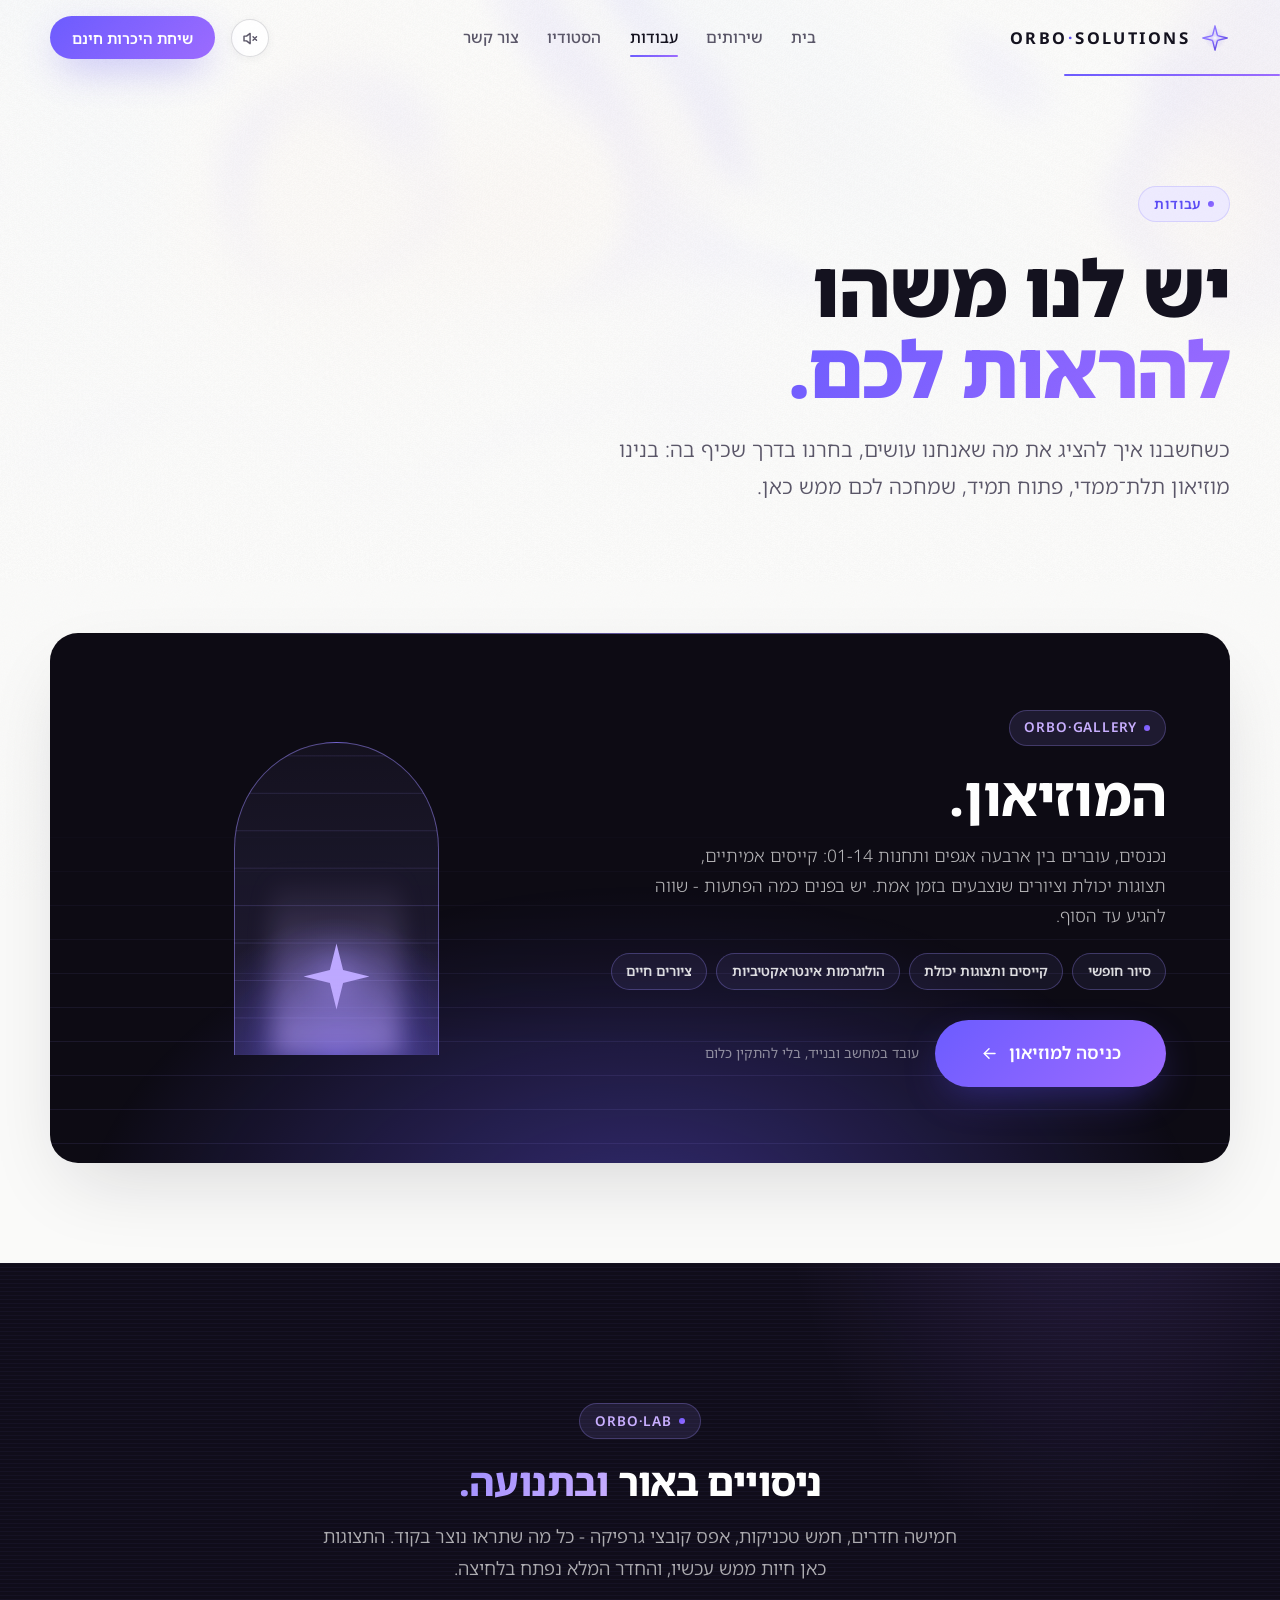
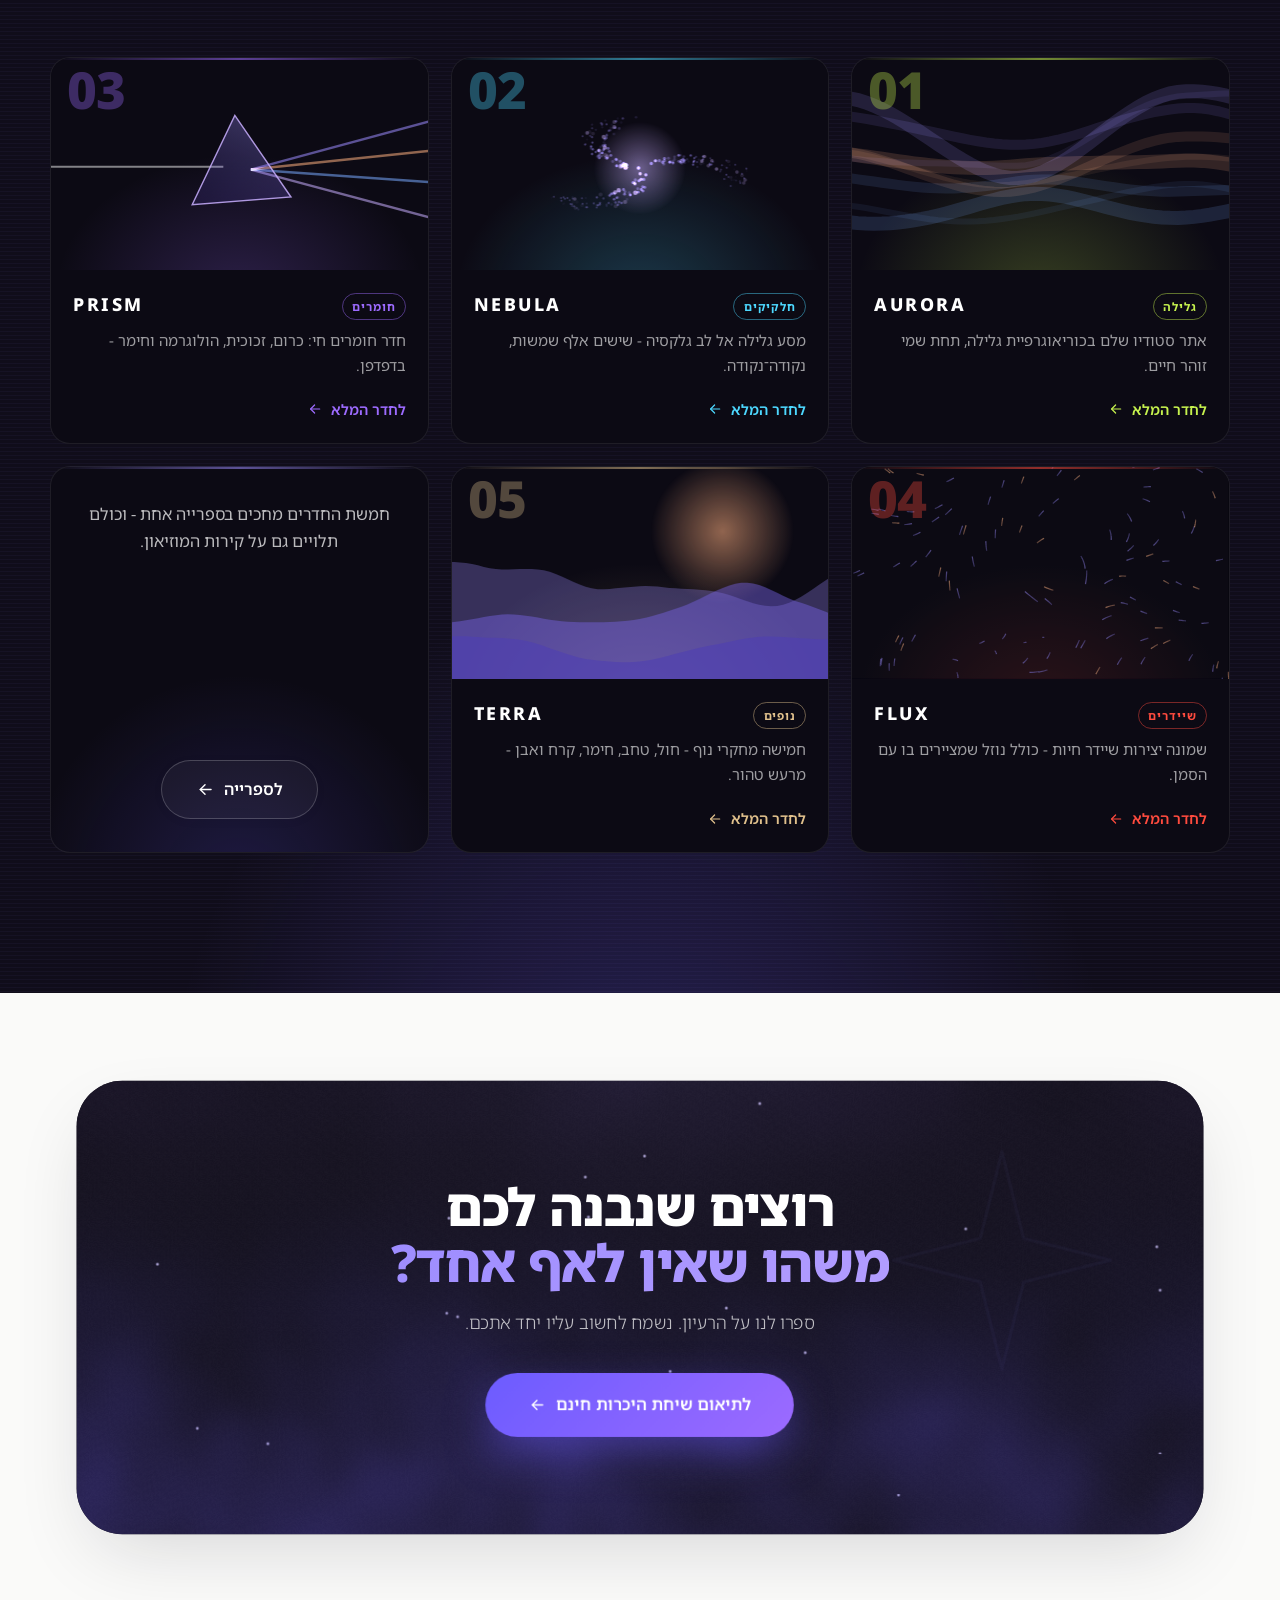
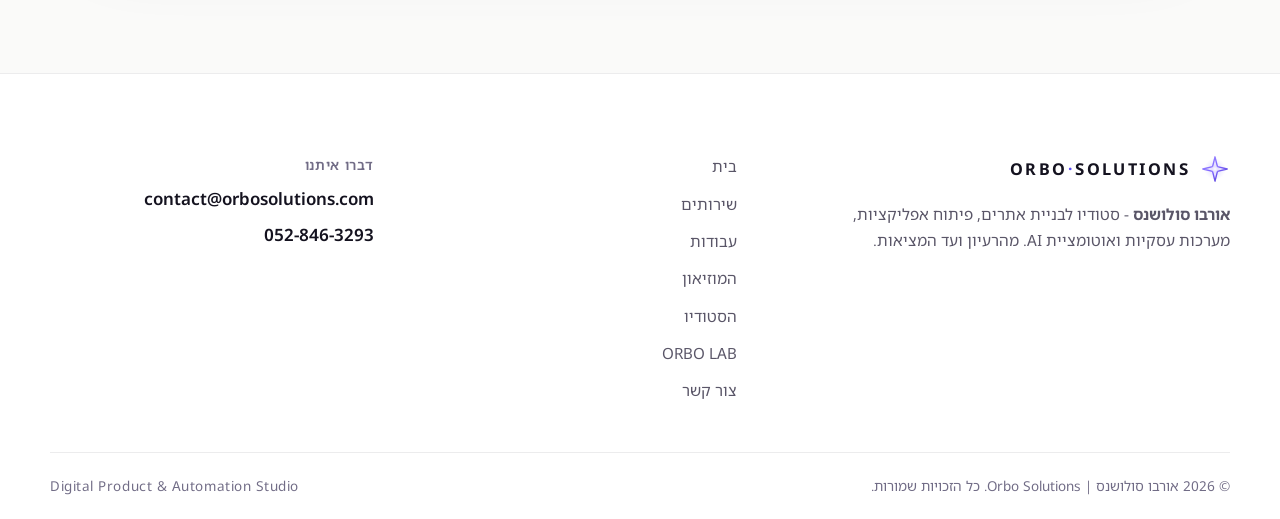
<file: work.html>
<!DOCTYPE html>
<html lang="he" dir="rtl" class="no-js">
<head>
<meta charset="UTF-8">
<meta name="viewport" content="width=device-width, initial-scale=1.0, viewport-fit=cover">
<title>תיק עבודות | מוזיאון תלת־ממד ופרויקטים חיים - אורבו סולושנס</title>
<meta name="description" content="פרויקטים אמיתיים באוויר - כולל bisomna.com - ותיק עבודות שהוא מוזיאון WebGL שאפשר ללכת בו. בלי מוקאפים: הכול חי, הכול נבנה בקוד.">
<meta property="og:type" content="website">
<meta property="og:site_name" content="Orbo Solutions">
<meta property="og:title" content="תיק עבודות | מוזיאון תלת־ממד ופרויקטים חיים - אורבו סולושנס">
<meta property="og:description" content="פרויקטים אמיתיים באוויר - כולל bisomna.com - ותיק עבודות שהוא מוזיאון WebGL שאפשר ללכת בו. בלי מוקאפים: הכול חי, הכול נבנה בקוד.">
<meta property="og:url" content="https://orbosolutions.com/work.html">
<meta property="og:image" content="https://orbosolutions.com/ad/ad-1080x1350.png">
<meta property="og:locale" content="he_IL">
<meta name="twitter:card" content="summary_large_image">
<link rel="canonical" href="https://orbosolutions.com/work.html">
<meta name="robots" content="index, follow">
<script type="application/ld+json">
{
  "@context": "https://schema.org",
  "@graph": [
    {
      "@type": "Organization",
      "@id": "https://orbosolutions.com/#org",
      "name": "Orbo Solutions",
      "alternateName": ["Orbo", "ORBO SOLUTIONS", "אורבו סולושנס"],
      "url": "https://orbosolutions.com/",
      "logo": "https://orbosolutions.com/assets/img/app-icon-512.png",
      "sameAs": ["https://github.com/BarbossaAA/orbosolutions-site", "https://bisomna.com"],
      "email": "contact@orbosolutions.com",
      "telephone": "+972-52-846-3293"
    },
    {
      "@type": "CollectionPage",
      "@id": "https://orbosolutions.com/work.html#page",
      "url": "https://orbosolutions.com/work.html",
      "name": "עבודות | Orbo Solutions",
      "inLanguage": "he",
      "about": { "@id": "https://orbosolutions.com/#org" }
    }
  ]
}
</script>
<script type="application/ld+json">
{
  "@context": "https://schema.org",
  "@type": "BreadcrumbList",
  "itemListElement": [
    { "@type": "ListItem", "position": 1, "name": "בית", "item": "https://orbosolutions.com/" },
    { "@type": "ListItem", "position": 2, "name": "עבודות", "item": "https://orbosolutions.com/work.html" }
  ]
}
</script>
<link rel="icon" type="image/svg+xml" href="assets/img/favicon.svg">
<link rel="manifest" href="site.webmanifest">
<link rel="apple-touch-icon" href="assets/img/app-icon-180.png">
<meta name="theme-color" content="#FAFAF9">
<link rel="preconnect" href="https://fonts.googleapis.com">
<link rel="preconnect" href="https://fonts.gstatic.com" crossorigin>
<link rel="preload" as="style" href="https://fonts.googleapis.com/css2?family=Noto+Sans+Hebrew:wght@300..900&display=swap">
<link href="https://fonts.googleapis.com/css2?family=Noto+Sans+Hebrew:wght@300..900&display=swap" rel="stylesheet">
<link rel="stylesheet" href="assets/css/main.css?v=81">
<style>
  /* ---- work page: the museum gate + the lab ---- */

  /* ═══ the museum gate: a monumental dark hall on the page ═══ */
  .museum-gate { padding-block: clamp(24px, 4vw, 56px) clamp(56px, 8vw, 100px); }
  .gate-band {
    position: relative;
    display: grid;
    grid-template-columns: 1.25fr 1fr;
    align-items: center;
    gap: clamp(24px, 4vw, 64px);
    background: #0D0B14;
    color: #fff;
    border-radius: var(--radius-lg);
    padding: clamp(44px, 6vw, 88px) clamp(28px, 5vw, 80px);
    overflow: hidden;
    box-shadow: var(--shadow-lg);
  }
  /* perspective floor lines - the hall runs into the band */
  .gate-band::before {
    content: '';
    position: absolute;
    inset: 0;
    background:
      linear-gradient(rgba(157, 140, 255, 0.10) 1px, transparent 1px) 0 0 / 100% 34px,
      radial-gradient(70% 100% at 50% 115%, rgba(108, 92, 255, 0.42), transparent 68%),
      radial-gradient(42% 55% at 88% -8%, rgba(157, 107, 255, 0.22), transparent 70%);
    mask-image: linear-gradient(180deg, transparent 30%, #000 78%);
    -webkit-mask-image: linear-gradient(180deg, transparent 30%, #000 78%);
    pointer-events: none;
  }
  .gate-band::after {
    content: '';
    position: absolute;
    inset-inline: 8%;
    top: 0;
    height: 1px;
    background: linear-gradient(90deg, transparent, rgba(157, 140, 255, 0.6), transparent);
  }
  .gate-band > * { position: relative; }
  .gate-copy .eyebrow {
    color: #C9AFFF;
    background: rgba(157, 140, 255, 0.12);
    border-color: rgba(157, 140, 255, 0.28);
    margin-bottom: 18px;
  }
  .gate-copy h2 { color: #fff; font-size: clamp(2.1rem, 4.6vw, 3.4rem); margin-bottom: 14px; }
  .gate-copy p { color: rgba(255, 255, 255, 0.7); font-weight: 300; max-width: 30em; font-size: 1.08rem; line-height: 1.75; }
  .gate-feats { display: flex; flex-wrap: wrap; gap: 9px; margin-top: 22px; }
  .gate-feats span {
    font-size: 0.85rem;
    font-weight: 600;
    color: rgba(255, 255, 255, 0.85);
    border: 1px solid rgba(157, 140, 255, 0.3);
    border-radius: var(--radius-pill);
    padding: 0.45em 1.05em;
    background: rgba(157, 140, 255, 0.08);
  }
  .gate-actions { display: flex; flex-wrap: wrap; align-items: center; gap: 16px; margin-top: 30px; }

  /* the doorway: tall arch, hall receding inside */
  .gate-door { display: grid; justify-items: center; }
  .gate-frame {
    width: clamp(150px, 16vw, 210px);
    aspect-ratio: 108 / 165;
    border: 1px solid rgba(157, 140, 255, 0.5);
    border-bottom: none;
    border-radius: 50% 50% 0 0 / 34% 34% 0 0;
    position: relative;
    overflow: hidden;
    background:
      linear-gradient(rgba(157, 140, 255, 0.14) 1px, transparent 1px) 0 100% / 100% 12%,
      radial-gradient(90% 55% at 50% 100%, rgba(108, 92, 255, 0.55), transparent 80%),
      linear-gradient(180deg, rgba(157, 140, 255, 0.05), rgba(157, 140, 255, 0.14));
  }
  .gate-frame::before {
    content: '';
    position: absolute;
    inset-inline: 30%;
    bottom: 12%;
    aspect-ratio: 1;
    background: url("data:image/svg+xml,%3Csvg xmlns='http://www.w3.org/2000/svg' viewBox='0 0 32 32'%3E%3Cpath d='M16 3 L18.6 13.4 L29 16 L18.6 18.6 L16 29 L13.4 18.6 L3 16 L13.4 13.4 Z' fill='%23b9a6ff'/%3E%3C/svg%3E") center/contain no-repeat;
    filter: drop-shadow(0 0 18px rgba(157, 140, 255, 0.9));
    animation: doorStar 5s var(--ease-out) infinite;
  }
  @keyframes doorStar { 0%, 100% { transform: translateY(0); } 50% { transform: translateY(-10px); } }
  .gate-frame::after {
    content: '';
    position: absolute;
    inset-inline: 18%;
    bottom: 0;
    height: 58%;
    background: linear-gradient(180deg, transparent, rgba(201, 175, 255, 0.5));
    filter: blur(12px);
  }
  @media (max-width: 860px) {
    .gate-band { grid-template-columns: 1fr; text-align: center; }
    .gate-copy p { margin-inline: auto; }
    .gate-feats, .gate-actions { justify-content: center; }
    .gate-door { order: -1; }
    .gate-frame { width: 130px; }
  }
  @media (prefers-reduced-motion: reduce) { .gate-frame::before { animation: none; } }

  /* ═══ the lab: five rooms of light & motion ═══ */
  .lab-section {
    background: #100D1A;
    color: #fff;
    padding-block: clamp(84px, 11vw, 140px);
    position: relative;
    overflow: hidden;
  }
  .lab-section::before {
    content: '';
    position: absolute;
    inset: 0;
    background:
      radial-gradient(55% 70% at 50% 118%, rgba(108, 92, 255, 0.28), transparent 70%),
      radial-gradient(35% 45% at 85% -10%, rgba(157, 107, 255, 0.16), transparent 70%),
      linear-gradient(rgba(157, 140, 255, 0.045) 1px, transparent 1px) 0 0 / 100% 4px;
    pointer-events: none;
  }
  .lab-section > .container { position: relative; }
  .lab-section h2 { color: #fff; }
  .lab-section .section-head .lead { color: rgba(255, 255, 255, 0.66); }
  .lab-section .eyebrow {
    color: #C9AFFF;
    background: rgba(157, 140, 255, 0.12);
    border-color: rgba(157, 140, 255, 0.28);
  }
  .lab-section .accent-text {
    background: linear-gradient(135deg, #9D8CFF 0%, #C9AFFF 100%);
    -webkit-background-clip: text;
    background-clip: text;
  }

  .lab-grid {
    display: grid;
    grid-template-columns: repeat(3, 1fr);
    gap: 22px;
  }
  .lab-card {
    --lx: #9d8cff;
    position: relative;
    display: flex;
    flex-direction: column;
    background: #0C0A14;
    border: 1px solid rgba(255, 255, 255, 0.08);
    border-radius: var(--radius);
    overflow: hidden;
    transition: transform 0.5s var(--ease-out), border-color 0.35s, box-shadow 0.5s var(--ease-out);
  }
  /* accent light seeps from the top edge of each room */
  .lab-card::before {
    content: '';
    position: absolute;
    inset-inline: 0;
    top: 0;
    height: 2px;
    background: linear-gradient(90deg, transparent, var(--lx), transparent);
    opacity: 0.55;
    transition: opacity 0.35s;
    z-index: 1;
  }
  .lab-card:hover {
    transform: translateY(-10px);
    border-color: color-mix(in srgb, var(--lx) 55%, transparent);
    box-shadow: 0 30px 80px -20px color-mix(in srgb, var(--lx) 45%, transparent);
  }
  .lab-card:hover::before { opacity: 1; }
  .lab-view {
    position: relative;
    aspect-ratio: 16 / 9;
    background:
      radial-gradient(70% 95% at 50% 112%, color-mix(in srgb, var(--lx) 22%, transparent), transparent 70%),
      #0C0A14;
  }
  .lab-view canvas { position: absolute; inset: 0; width: 100%; height: 100%; }
  /* the big room index watermark */
  .lab-view::after {
    content: attr(data-num);
    position: absolute;
    top: 6px;
    inset-inline-start: 16px;
    font-family: var(--font-display);
    font-size: 3.2rem;
    font-weight: 850;
    letter-spacing: -0.02em;
    color: color-mix(in srgb, var(--lx) 34%, transparent);
    direction: ltr;
    pointer-events: none;
    line-height: 1;
  }
  .lab-info { display: flex; flex-direction: column; gap: 8px; padding: 20px 22px 22px; flex-grow: 1; }
  .lab-name {
    display: flex;
    align-items: baseline;
    justify-content: space-between;
    gap: 10px;
    direction: ltr;
  }
  .lab-name b {
    font-family: var(--font-display);
    font-size: 1.12rem;
    font-weight: 800;
    letter-spacing: 0.14em;
    color: #fff;
  }
  .lab-name i {
    font-style: normal;
    font-size: 0.72rem;
    font-weight: 700;
    letter-spacing: 0.08em;
    color: var(--lx);
    border: 1px solid color-mix(in srgb, var(--lx) 45%, transparent);
    border-radius: var(--radius-pill);
    padding: 0.25em 0.8em;
  }
  .lab-card p { font-size: 0.94rem; color: rgba(255, 255, 255, 0.6); flex-grow: 1; }
  .lab-open {
    display: inline-flex;
    align-items: center;
    gap: 8px;
    margin-top: 12px;
    font-size: 0.9rem;
    font-weight: 600;
    color: var(--lx);
  }
  .lab-open svg { width: 16px; height: 16px; transition: transform 0.4s cubic-bezier(0.34, 1.56, 0.64, 1); }
  .lab-card:hover .lab-open svg { transform: translateX(-6px); }

  .lab-more {
    display: flex;
    flex-direction: column;
    justify-content: center;
    align-items: center;
    text-align: center;
    gap: 14px;
    padding: 34px 26px;
    background:
      radial-gradient(80% 80% at 50% 110%, rgba(108, 92, 255, 0.2), transparent 70%),
      #0C0A14;
  }
  .lab-more p { font-size: 1.02rem; color: rgba(255, 255, 255, 0.72); max-width: 22em; }
  .lab-more .btn-ghost { background: rgba(255, 255, 255, 0.04); color: #fff; border-color: rgba(255, 255, 255, 0.2); }
  .lab-more .btn-ghost:hover { border-color: #C9AFFF; color: #C9AFFF; }

  @media (max-width: 1020px) { .lab-grid { grid-template-columns: repeat(2, 1fr); } }
  @media (max-width: 640px) { .lab-grid { grid-template-columns: 1fr; } }

  @media (max-width: 767px) {
    .lab-section { padding-block: 56px; }
    .gate-band { padding: 34px 24px 40px; }
  }
</style>
</head>
<body>
<script>document.documentElement.classList.remove('no-js')</script>

<header class="site-header" id="siteHeader">
  <div class="container header-inner">
    <a href="index.html" class="logo" aria-label="Orbo Solutions, דף הבית">
      <svg class="logo-mark" viewBox="0 0 32 32" fill="none" aria-hidden="true">
        <circle cx="16" cy="16" r="11.5" fill="url(#lgh3)"/>
        <path d="M16 3 L18.6 13.4 L29 16 L18.6 18.6 L16 29 L13.4 18.6 L3 16 L13.4 13.4 Z" fill="url(#lgh4)" stroke="url(#lgh)" stroke-width="1.5" stroke-linejoin="round"/>
        <circle cx="16" cy="16" r="4.6" fill="url(#lgh2)"/>
        <defs>
          <linearGradient id="lgh" x1="6" y1="4" x2="26" y2="28" gradientUnits="userSpaceOnUse"><stop stop-color="#9d8bff"/><stop offset="0.5" stop-color="#7e63ff"/><stop offset="1" stop-color="#5a46d6"/></linearGradient>
          <radialGradient id="lgh2" cx="16" cy="16" r="4.6" gradientUnits="userSpaceOnUse"><stop stop-color="#ffffff" stop-opacity="0.95"/><stop offset="1" stop-color="#e6deff" stop-opacity="0"/></radialGradient>
          <radialGradient id="lgh3" cx="16" cy="16" r="11.5" gradientUnits="userSpaceOnUse"><stop stop-color="#8f7bff" stop-opacity="0.28"/><stop offset="1" stop-color="#8f7bff" stop-opacity="0"/></radialGradient>
          <radialGradient id="lgh4" cx="16" cy="16" r="14" gradientUnits="userSpaceOnUse"><stop stop-color="#b9a6ff" stop-opacity="0.05"/><stop offset="0.8" stop-color="#8f74ff" stop-opacity="0.14"/><stop offset="1" stop-color="#8f74ff" stop-opacity="0.22"/></radialGradient>
        </defs>
      </svg>
      <span class="logo-text">ORBO<span class="logo-sep">·</span>SOLUTIONS</span>
    </a>
    <nav class="main-nav" id="mainNav" aria-label="ניווט ראשי">
      <a href="index.html">בית</a>
      <a href="services.html">שירותים</a>
      <a href="work.html" aria-current="page">עבודות</a>
      <a href="studio.html">הסטודיו</a>
      <a href="contact.html">צור קשר</a>
    </nav>
    <div class="header-actions">
      <button class="audio-toggle" data-audio-toggle aria-pressed="false" aria-label="מוזיקת רקע">
        <svg viewBox="0 0 24 24" fill="none" stroke="currentColor" stroke-width="1.8" stroke-linecap="round" stroke-linejoin="round" aria-hidden="true">
          <path d="M11.5 5.5 7 9H3.8v6H7l4.5 3.5z"/>
          <path class="at-on" d="M14.8 9.4a4 4 0 0 1 0 5.2"/>
          <path class="at-on" d="M17.4 7a7.4 7.4 0 0 1 0 10"/>
          <path class="at-off" d="M15.2 9.8l4.4 4.4m0-4.4l-4.4 4.4"/>
        </svg>
      </button>
      <a href="contact.html" class="btn btn-primary btn-sm">שיחת היכרות חינם</a>
      <button class="nav-toggle" id="navToggle" aria-label="פתיחת תפריט" aria-expanded="false"><span></span><span></span></button>
    </div>
  </div>
</header>

<main>

  <!-- Page hero -->
  <section class="page-hero">
    <div class="page-hero-bg" aria-hidden="true"><canvas class="pageHeroCanvas"></canvas></div>
    <div class="container">
      <span class="eyebrow reveal">עבודות</span>
      <h1 class="display-xl reveal" style="--d:.08s">יש לנו משהו<br><span class="accent-text">להראות לכם.</span></h1>
      <p class="lead reveal" style="--d:.16s">כשחשבנו איך להציג את מה שאנחנו עושים, בחרנו בדרך שכיף בה: בנינו מוזיאון תלת־ממדי, פתוח תמיד, שמחכה לכם ממש כאן.</p>
    </div>
  </section>

  <!-- The museum gate -->
  <section class="museum-gate">
    <div class="container">
      <div class="gate-band reveal">
        <div class="gate-copy">
          <span class="eyebrow">ORBO·GALLERY</span>
          <h2>המוזיאון.</h2>
          <p>נכנסים, עוברים בין ארבעה אגפים ותחנות 01-14: קייסים אמיתיים, תצוגות יכולת וציורים שנצבעים בזמן אמת. יש בפנים כמה הפתעות - שווה להגיע עד הסוף.</p>
          <div class="gate-feats">
            <span>סיור חופשי</span>
            <span>קייסים ותצוגות יכולת</span>
            <span>הולוגרמות אינטראקטיביות</span>
            <span>ציורים חיים</span>
          </div>
          <div class="gate-actions">
            <a href="gallery.html" class="btn btn-primary btn-lg" data-magnetic>
              כניסה למוזיאון
              <svg class="btn-arrow" width="19" height="19" viewBox="0 0 24 24" fill="none" stroke="currentColor" stroke-width="1.8" stroke-linecap="round" stroke-linejoin="round" aria-hidden="true"><path d="M19 12H5.4"/><path d="M11.4 6l-6 6 6 6"/></svg>
            </a>
            <span style="font-size:0.85rem; color:rgba(255,255,255,0.5)">עובד במחשב ובנייד, בלי להתקין כלום</span>
          </div>
        </div>
        <div class="gate-door" aria-hidden="true">
          <div class="gate-frame"></div>
        </div>
      </div>
    </div>
  </section>

  <!-- The Lab -->
  <section class="lab-section" id="lab">
    <div class="container">
      <div class="section-head section-head-center">
        <span class="eyebrow reveal">ORBO·LAB</span>
        <h2 class="display-md reveal" style="--d:.08s">ניסויים באור <span class="accent-text">ובתנועה.</span></h2>
        <p class="lead reveal" style="--d:.16s">חמישה חדרים, חמש טכניקות, אפס קובצי גרפיקה - כל מה שתראו נוצר בקוד. התצוגות כאן חיות ממש עכשיו, והחדר המלא נפתח בלחיצה.</p>
      </div>
      <div class="lab-grid">

        <a class="lab-card reveal" href="lab/01-aurora-gsap/" target="_blank" rel="noopener" style="--lx:#c6f24e">
          <span class="lab-view" data-num="01"><canvas class="lab-canvas" data-lab="aurora" aria-hidden="true"></canvas></span>
          <span class="lab-info">
            <span class="lab-name"><b>AURORA</b><i>גלילה</i></span>
            <p>אתר סטודיו שלם בכוריאוגרפיית גלילה, תחת שמי זוהר חיים.</p>
            <span class="lab-open">לחדר המלא<svg viewBox="0 0 24 24" fill="none" stroke="currentColor" stroke-width="1.8" stroke-linecap="round" stroke-linejoin="round" aria-hidden="true"><path d="M19 12H5.4"/><path d="M11.4 6l-6 6 6 6"/></svg></span>
          </span>
        </a>

        <a class="lab-card reveal" href="lab/02-nebula-three/" target="_blank" rel="noopener" style="--lx:#4dd8ff; --d:.06s">
          <span class="lab-view" data-num="02"><canvas class="lab-canvas" data-lab="nebula" aria-hidden="true"></canvas></span>
          <span class="lab-info">
            <span class="lab-name"><b>NEBULA</b><i>חלקיקים</i></span>
            <p>מסע גלילה אל לב גלקסיה - שישים אלף שמשות, נקודה־נקודה.</p>
            <span class="lab-open">לחדר המלא<svg viewBox="0 0 24 24" fill="none" stroke="currentColor" stroke-width="1.8" stroke-linecap="round" stroke-linejoin="round" aria-hidden="true"><path d="M19 12H5.4"/><path d="M11.4 6l-6 6 6 6"/></svg></span>
          </span>
        </a>

        <a class="lab-card reveal" href="lab/03-prism-r3f/" target="_blank" rel="noopener" style="--lx:#9d6bff; --d:.12s">
          <span class="lab-view" data-num="03"><canvas class="lab-canvas" data-lab="prism" aria-hidden="true"></canvas></span>
          <span class="lab-info">
            <span class="lab-name"><b>PRISM</b><i>חומרים</i></span>
            <p>חדר חומרים חי: כרום, זכוכית, הולוגרמה וחימר - בדפדפן.</p>
            <span class="lab-open">לחדר המלא<svg viewBox="0 0 24 24" fill="none" stroke="currentColor" stroke-width="1.8" stroke-linecap="round" stroke-linejoin="round" aria-hidden="true"><path d="M19 12H5.4"/><path d="M11.4 6l-6 6 6 6"/></svg></span>
          </span>
        </a>

        <a class="lab-card reveal" href="lab/04-flux-shaders/" target="_blank" rel="noopener" style="--lx:#ff4b3e; --d:.18s">
          <span class="lab-view" data-num="04"><canvas class="lab-canvas" data-lab="flux" aria-hidden="true"></canvas></span>
          <span class="lab-info">
            <span class="lab-name"><b>FLUX</b><i>שיידרים</i></span>
            <p>שמונה יצירות שיידר חיות - כולל נוזל שמציירים בו עם הסמן.</p>
            <span class="lab-open">לחדר המלא<svg viewBox="0 0 24 24" fill="none" stroke="currentColor" stroke-width="1.8" stroke-linecap="round" stroke-linejoin="round" aria-hidden="true"><path d="M19 12H5.4"/><path d="M11.4 6l-6 6 6 6"/></svg></span>
          </span>
        </a>

        <a class="lab-card reveal" href="lab/05-terra-webgl/" target="_blank" rel="noopener" style="--lx:#e0c08c; --d:.24s">
          <span class="lab-view" data-num="05"><canvas class="lab-canvas" data-lab="terra" aria-hidden="true"></canvas></span>
          <span class="lab-info">
            <span class="lab-name"><b>TERRA</b><i>נופים</i></span>
            <p>חמישה מחקרי נוף - חול, טחב, חימר, קרח ואבן - מרעש טהור.</p>
            <span class="lab-open">לחדר המלא<svg viewBox="0 0 24 24" fill="none" stroke="currentColor" stroke-width="1.8" stroke-linecap="round" stroke-linejoin="round" aria-hidden="true"><path d="M19 12H5.4"/><path d="M11.4 6l-6 6 6 6"/></svg></span>
          </span>
        </a>

        <div class="lab-card lab-more reveal" style="--d:.30s">
          <p>חמשת החדרים מחכים בספרייה אחת - וכולם תלויים גם על קירות המוזיאון.</p>
          <a href="lab/" target="_blank" rel="noopener" class="btn btn-ghost">
            לספרייה
            <svg class="btn-arrow" width="19" height="19" viewBox="0 0 24 24" fill="none" stroke="currentColor" stroke-width="1.8" stroke-linecap="round" stroke-linejoin="round" aria-hidden="true"><path d="M19 12H5.4"/><path d="M11.4 6l-6 6 6 6"/></svg>
          </a>
        </div>

      </div>
    </div>
  </section>

  <!-- CTA -->
  <section class="cta-section">
    <div class="container">
      <div class="cta-band reveal" data-scene>
        <canvas class="cta-canvas" aria-hidden="true"></canvas>
        <svg class="cta-star" style="inset-inline-start:6%;top:10%;width:280px;height:280px;opacity:.12" viewBox="0 0 32 32" fill="none" aria-hidden="true">
          <path d="M16 3 L18.6 13.4 L29 16 L18.6 18.6 L16 29 L13.4 18.6 L3 16 L13.4 13.4 Z" stroke="rgba(157,140,255,.35)" stroke-width="0.4" stroke-linejoin="round"/>
        </svg>
        <h2 class="display-lg">רוצים שנבנה לכם<br><span class="accent-text">משהו שאין לאף אחד?</span></h2>
        <p class="cta-line">ספרו לנו על הרעיון. נשמח לחשוב עליו יחד אתכם.</p>
        <a href="contact.html" class="btn btn-primary btn-lg" data-magnetic>
          לתיאום שיחת היכרות חינם
          <svg class="btn-arrow" width="19" height="19" viewBox="0 0 24 24" fill="none" stroke="currentColor" stroke-width="1.8" stroke-linecap="round" stroke-linejoin="round" aria-hidden="true"><path d="M19 12H5.4"/><path d="M11.4 6l-6 6 6 6"/></svg>
        </a>
      </div>
    </div>
  </section>

</main>

<footer class="site-footer">
  <div class="container footer-inner">
    <div class="footer-brand">
      <a href="index.html" class="logo" aria-label="Orbo Solutions, דף הבית">
        <svg class="logo-mark" viewBox="0 0 32 32" fill="none" aria-hidden="true">
          <circle cx="16" cy="16" r="11.5" fill="url(#lgf3)"/>
          <path d="M16 3 L18.6 13.4 L29 16 L18.6 18.6 L16 29 L13.4 18.6 L3 16 L13.4 13.4 Z" fill="url(#lgf4)" stroke="url(#lgf)" stroke-width="1.5" stroke-linejoin="round"/>
          <circle cx="16" cy="16" r="4.6" fill="url(#lgf2)"/>
          <defs>
            <linearGradient id="lgf" x1="6" y1="4" x2="26" y2="28" gradientUnits="userSpaceOnUse"><stop stop-color="#9d8bff"/><stop offset="0.5" stop-color="#7e63ff"/><stop offset="1" stop-color="#5a46d6"/></linearGradient>
            <radialGradient id="lgf2" cx="16" cy="16" r="4.6" gradientUnits="userSpaceOnUse"><stop stop-color="#ffffff" stop-opacity="0.95"/><stop offset="1" stop-color="#e6deff" stop-opacity="0"/></radialGradient>
            <radialGradient id="lgf3" cx="16" cy="16" r="11.5" gradientUnits="userSpaceOnUse"><stop stop-color="#8f7bff" stop-opacity="0.28"/><stop offset="1" stop-color="#8f7bff" stop-opacity="0"/></radialGradient>
            <radialGradient id="lgf4" cx="16" cy="16" r="14" gradientUnits="userSpaceOnUse"><stop stop-color="#b9a6ff" stop-opacity="0.05"/><stop offset="0.8" stop-color="#8f74ff" stop-opacity="0.14"/><stop offset="1" stop-color="#8f74ff" stop-opacity="0.22"/></radialGradient>
          </defs>
        </svg>
        <span class="logo-text">ORBO<span class="logo-sep">·</span>SOLUTIONS</span>
      </a>
      <p class="footer-tagline"><strong>אורבו סולושנס</strong> - סטודיו לבניית אתרים, פיתוח אפליקציות,<br>מערכות עסקיות ואוטומציית AI. מהרעיון ועד המציאות.</p>
    </div>
    <nav class="footer-nav" aria-label="ניווט תחתון">
      <a href="index.html">בית</a>
      <a href="services.html">שירותים</a>
      <a href="work.html">עבודות</a>
      <a href="gallery.html">המוזיאון</a>
      <a href="studio.html">הסטודיו</a>
      <a href="lab/">ORBO LAB</a>
      <a href="contact.html">צור קשר</a>
    </nav>
    <div class="footer-contact">
      <span class="footer-label">דברו איתנו</span>
      <a href="mailto:contact@orbosolutions.com" class="footer-mail">contact@orbosolutions.com</a>
      <a href="tel:+972528463293" class="footer-mail">052-846-3293</a>
    </div>
  </div>
  <div class="container footer-bottom">
    <span>© <span id="year">2026</span> אורבו סולושנס | Orbo Solutions. כל הזכויות שמורות.</span>
    <span class="footer-made">Digital Product &amp; Automation Studio</span>
  </div>
</footer>

<nav class="tab-bar" aria-label="ניווט מהיר">
  <a href="index.html" class="tab-item">
    <svg viewBox="0 0 24 24" fill="none" stroke="currentColor" stroke-width="1.8" stroke-linecap="round" stroke-linejoin="round" aria-hidden="true">
      <path d="M4.6 10.6 12 4.3l7.4 6.3"/>
      <path d="M6.6 9.2V19a.9.9 0 0 0 .9.9h9a.9.9 0 0 0 .9-.9V9.2"/>
      <path d="M10.3 19.9v-4.6h3.4v4.6"/>
    </svg>
    <span>בית</span>
  </a>
  <a href="services.html" class="tab-item">
    <svg viewBox="0 0 24 24" fill="none" stroke="currentColor" stroke-width="1.8" stroke-linecap="round" stroke-linejoin="round" aria-hidden="true">
      <rect x="4" y="4" width="6.6" height="6.6" rx="1.8"/>
      <rect x="13.4" y="4" width="6.6" height="6.6" rx="1.8"/>
      <rect x="4" y="13.4" width="6.6" height="6.6" rx="1.8"/>
      <rect x="13.4" y="13.4" width="6.6" height="6.6" rx="1.8"/>
    </svg>
    <span>שירותים</span>
  </a>
  <a href="work.html" class="tab-item active" aria-current="page">
    <svg viewBox="0 0 32 32" fill="none" aria-hidden="true">
      <path d="M16 3 L18.6 13.4 L29 16 L18.6 18.6 L16 29 L13.4 18.6 L3 16 L13.4 13.4 Z" fill="url(#tbw2)" stroke="url(#tbw)" stroke-width="1.8" stroke-linejoin="round"/>
      <circle cx="16" cy="16" r="4.2" fill="url(#tbw3)"/>
      <defs>
        <linearGradient id="tbw" x1="6" y1="4" x2="26" y2="28" gradientUnits="userSpaceOnUse"><stop stop-color="#9d8bff"/><stop offset="0.5" stop-color="#7e63ff"/><stop offset="1" stop-color="#5a46d6"/></linearGradient>
        <radialGradient id="tbw2" cx="16" cy="16" r="14" gradientUnits="userSpaceOnUse"><stop stop-color="#b9a6ff" stop-opacity="0.08"/><stop offset="1" stop-color="#8f74ff" stop-opacity="0.26"/></radialGradient>
        <radialGradient id="tbw3" cx="16" cy="16" r="4.2" gradientUnits="userSpaceOnUse"><stop stop-color="#ffffff" stop-opacity="0.95"/><stop offset="1" stop-color="#e6deff" stop-opacity="0"/></radialGradient>
      </defs>
    </svg>
    <span>עבודות</span>
  </a>
  <a href="studio.html" class="tab-item">
    <svg viewBox="0 0 24 24" fill="none" stroke="currentColor" stroke-width="1.8" stroke-linecap="round" stroke-linejoin="round" aria-hidden="true">
      <circle cx="12" cy="8.2" r="3.4"/>
      <path d="M5.5 19.5a6.5 6.5 0 0 1 13 0"/>
    </svg>
    <span>סטודיו</span>
  </a>
  <a href="contact.html" class="tab-item">
    <svg viewBox="0 0 24 24" fill="none" stroke="currentColor" stroke-width="1.8" stroke-linecap="round" stroke-linejoin="round" aria-hidden="true">
      <rect x="3" y="5.2" width="18" height="13.6" rx="3"/>
      <path d="M4.5 7.6l6.2 4.6a2.2 2.2 0 0 0 2.6 0l6.2-4.6"/>
    </svg>
    <span>קשר</span>
  </a>
  <button class="tab-item tab-audio" data-audio-toggle aria-pressed="false" aria-label="מוזיקת רקע">
    <svg viewBox="0 0 24 24" fill="none" stroke="currentColor" stroke-width="1.8" stroke-linecap="round" stroke-linejoin="round" aria-hidden="true">
      <path d="M11.5 5.5 7 9H3.8v6H7l4.5 3.5z"/>
      <path class="at-on" d="M14.8 9.4a4 4 0 0 1 0 5.2"/>
      <path class="at-on" d="M17.4 7a7.4 7.4 0 0 1 0 10"/>
      <path class="at-off" d="M15.2 9.8l4.4 4.4m0-4.4l-4.4 4.4"/>
    </svg>
    <span>מוזיקה</span>
  </button>
</nav>

<script src="assets/js/lumen-gl.js" defer></script>
<script src="assets/js/pagehero-gl.js" defer></script>
<script src="assets/js/cta-gl.js" defer></script>
<script src="assets/js/work-gl.js" defer></script>
<script src="assets/js/audio.js?v=74" defer></script>
<script src="assets/js/main.js" defer></script>
<script src="assets/js/motion.js" defer></script>
</body>
</html>
</file>
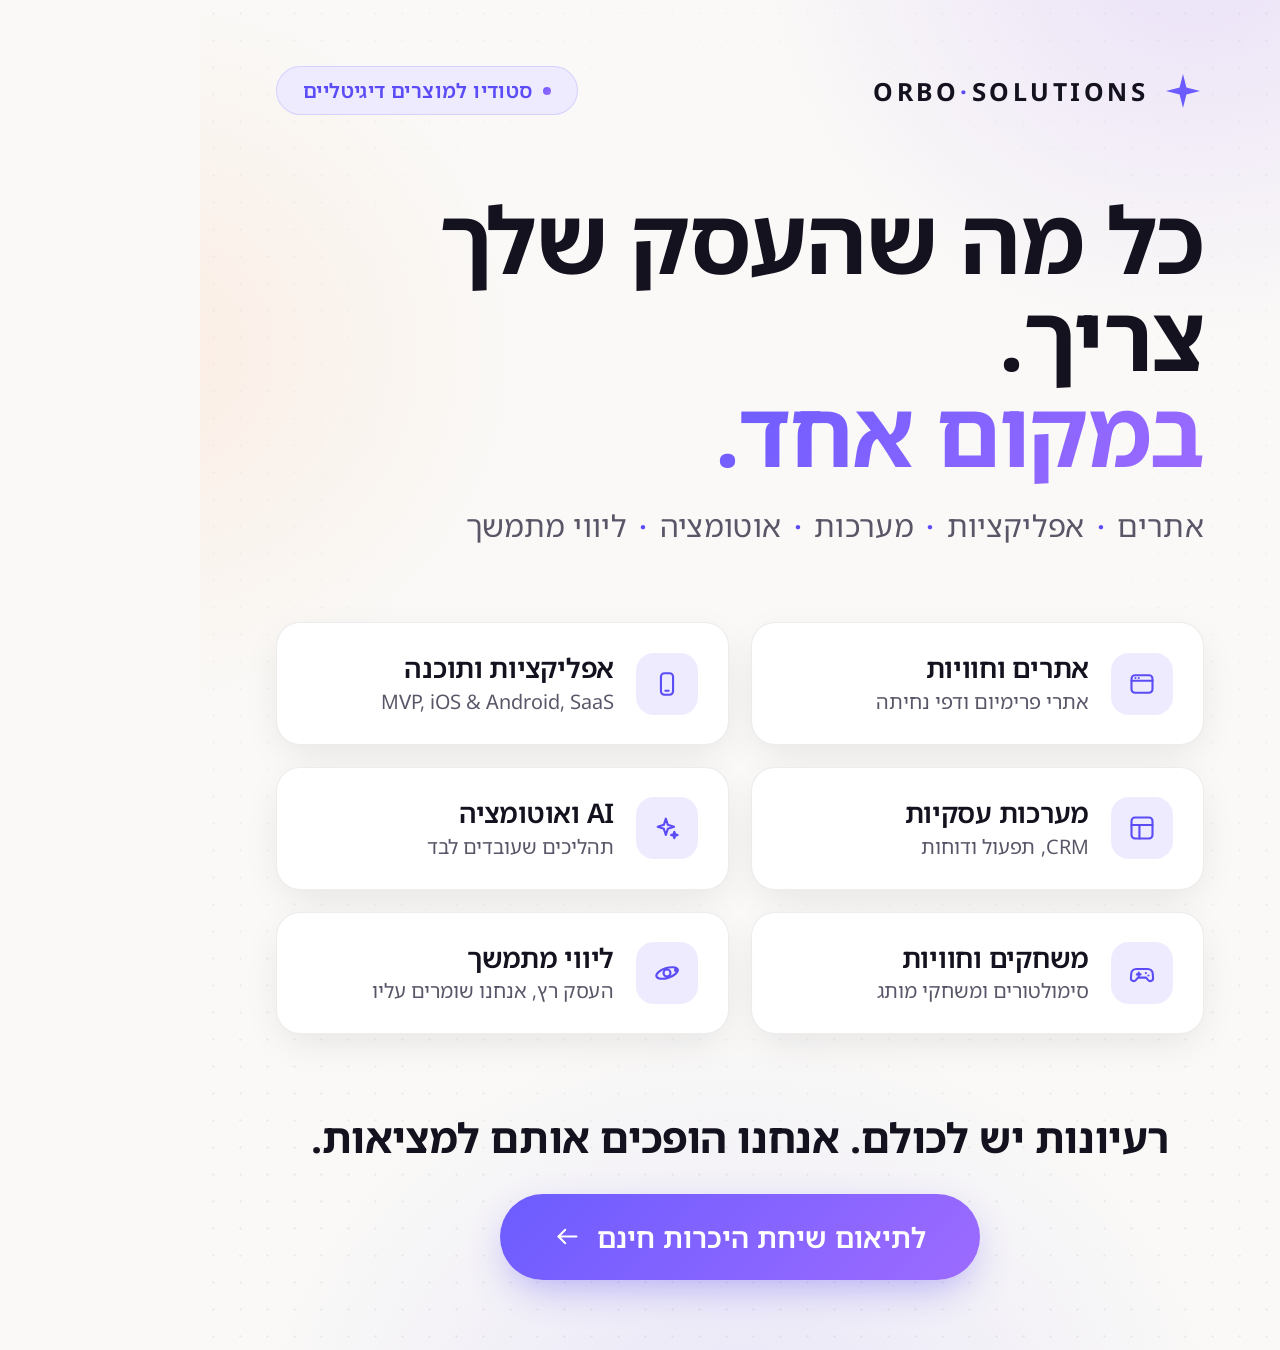
<file: ad/ad-1080x1350.html>
<!DOCTYPE html>
<html lang="he" dir="rtl">
<head>
<meta charset="UTF-8">
<title>Orbo Solutions | Ad 1080×1350</title>
<meta name="robots" content="noindex">
<link rel="preconnect" href="https://fonts.googleapis.com">
<link rel="preconnect" href="https://fonts.gstatic.com" crossorigin>
<link href="https://fonts.googleapis.com/css2?family=Noto+Sans+Hebrew:wght@300..900&display=swap" rel="stylesheet">
<style>
  :root {
    --bg: #FAF9F7;
    --surface: #FFFFFF;
    --ink: #14121F;
    --ink-soft: #5A5668;
    --ink-faint: #8C87A0;
    --line: rgba(20, 18, 31, 0.08);
    --accent: #5B4CF5;
    --accent-soft: #EEEBFF;
    --tint-peach: #FFEFE4;
    --tint-blue: #E7F0FF;
    --grad-accent: linear-gradient(135deg, #6C5CFF 0%, #9D6BFF 100%);
    --font-display: 'Noto Sans Hebrew', system-ui, sans-serif;
    --font-body: 'Noto Sans Hebrew', system-ui, sans-serif;
    --shadow-sm: 0 2px 10px rgba(20, 18, 31, 0.05);
    --shadow-md: 0 12px 40px -8px rgba(20, 18, 31, 0.10);
    --shadow-accent: 0 14px 40px -10px rgba(91, 76, 245, 0.45);
    --ease-out: cubic-bezier(0.22, 1, 0.36, 1);
  }

  * { box-sizing: border-box; margin: 0; padding: 0; }

  html, body {
    width: 1080px;
    height: 1350px;
    overflow: hidden;
  }

  body {
    font-family: var(--font-body);
    background: var(--bg);
    color: var(--ink);
    -webkit-font-smoothing: antialiased;
    text-rendering: optimizeLegibility;
  }

  svg { display: block; }

  .ad {
    position: relative;
    width: 1080px;
    height: 1350px;
    overflow: hidden;
    display: flex;
    flex-direction: column;
    justify-content: space-between;
    padding: 66px 76px 70px;
  }
  .ad > * { position: relative; z-index: 1; }

  /* ---------- Background: soft blobs + dot grid ---------- */
  .ad-bg {
    position: absolute;
    inset: 0;
    z-index: 0;
    background:
      radial-gradient(620px 560px at 92% -4%, rgba(157, 107, 255, 0.17), transparent 70%),
      radial-gradient(560px 520px at -6% 26%, rgba(255, 176, 128, 0.17), transparent 70%),
      radial-gradient(700px 620px at 50% 108%, rgba(108, 92, 255, 0.13), transparent 70%),
      var(--bg);
  }
  .ad-bg::after {
    content: '';
    position: absolute;
    inset: 0;
    background-image: radial-gradient(rgba(20, 18, 31, 0.055) 1.1px, transparent 1.1px);
    background-size: 27px 27px;
    -webkit-mask-image: radial-gradient(78% 62% at 50% 34%, transparent 34%, #000 92%);
    mask-image: radial-gradient(78% 62% at 50% 34%, transparent 34%, #000 92%);
  }

  /* ---------- Top row ---------- */
  .ad-top {
    display: flex;
    align-items: center;
    justify-content: space-between;
  }
  .ad-logo { display: inline-flex; align-items: center; gap: 14px; }
  .ad-logo svg { width: 42px; height: 42px; }
  .ad-logo-text {
    font-weight: 700;
    font-size: 25px;
    letter-spacing: 0.14em;
    direction: ltr;
  }
  .ad-logo-sep { color: var(--accent); margin-inline: 1px; }

  .ad-pill {
    display: inline-flex;
    align-items: center;
    gap: 10px;
    font-size: 20px;
    font-weight: 600;
    letter-spacing: 0.02em;
    color: var(--accent);
    background: var(--accent-soft);
    border: 1px solid rgba(91, 76, 245, 0.16);
    border-radius: 999px;
    padding: 10px 26px;
  }
  .ad-pill::before {
    content: '';
    width: 8px; height: 8px;
    border-radius: 50%;
    background: var(--grad-accent);
  }

  /* ---------- Headline ---------- */
  .ad-head h1 {
    font-family: var(--font-display);
    font-weight: 700;
    font-size: 92px;
    line-height: 1.05;
    letter-spacing: -0.015em;
  }
  .grad {
    background: var(--grad-accent);
    -webkit-background-clip: text;
    background-clip: text;
    -webkit-text-fill-color: transparent;
    color: transparent;
  }
  .ad-sub {
    margin-top: 24px;
    font-size: 30px;
    font-weight: 400;
    color: var(--ink-soft);
    letter-spacing: 0.01em;
  }
  .ad-sub .dot { color: var(--accent); font-weight: 600; margin-inline: 4px; }

  /* ---------- Card grid ---------- */
  .ad-grid {
    display: grid;
    grid-template-columns: 1fr 1fr;
    gap: 22px;
  }
  .ad-card {
    display: flex;
    align-items: center;
    gap: 22px;
    background: var(--surface);
    border: 1px solid var(--line);
    border-radius: 24px;
    padding: 28px 30px;
    box-shadow: var(--shadow-md);
  }
  .ad-icon {
    flex-shrink: 0;
    width: 62px; height: 62px;
    display: grid;
    place-items: center;
    border-radius: 18px;
    background: var(--accent-soft);
    color: var(--accent);
  }
  .ad-icon svg { width: 28px; height: 28px; }
  .ad-card h2 {
    font-size: 27px;
    font-weight: 600;
    line-height: 1.25;
    letter-spacing: -0.01em;
  }
  .ad-card p {
    margin-top: 3px;
    font-size: 20px;
    font-weight: 400;
    line-height: 1.4;
    color: var(--ink-soft);
  }

  /* ---------- Bottom block ---------- */
  .ad-bottom { text-align: center; }
  .ad-line {
    font-family: var(--font-display);
    font-weight: 700;
    font-size: 41px;
    line-height: 1.3;
    letter-spacing: -0.01em;
  }
  .ad-cta {
    display: inline-flex;
    align-items: center;
    gap: 16px;
    margin-top: 30px;
    font-size: 28px;
    font-weight: 600;
    color: #fff;
    background: var(--grad-accent);
    border-radius: 999px;
    padding: 24px 54px;
    box-shadow: var(--shadow-accent);
  }
  .ad-cta svg { width: 27px; height: 27px; }

  /* ---------- Reveal (CSS-only; no JS in the ad) ---------- */
  .reveal {
    opacity: 0;
    transform: translateY(24px);
    animation: ad-in 0.9s var(--ease-out) forwards;
    animation-delay: var(--d, 0s);
  }
  @keyframes ad-in { to { opacity: 1; transform: none; } }
  @media (prefers-reduced-motion: reduce) {
    .reveal { animation: none; opacity: 1; transform: none; }
  }
</style>
</head>
<body>
<div class="ad">
  <div class="ad-bg" aria-hidden="true"></div>

  <!-- 1 · Top row -->
  <header class="ad-top reveal">
    <div class="ad-logo">
      <svg viewBox="0 0 32 32" fill="none" aria-hidden="true">
        <path d="M16 3 L18.6 13.4 L29 16 L18.6 18.6 L16 29 L13.4 18.6 L3 16 L13.4 13.4 Z" fill="url(#lga)"/>
        <defs><linearGradient id="lga" x1="3" y1="3" x2="29" y2="29"><stop stop-color="#6C5CFF"/><stop offset="1" stop-color="#9D6BFF"/></linearGradient></defs>
      </svg>
      <span class="ad-logo-text">ORBO<span class="ad-logo-sep">·</span>SOLUTIONS</span>
    </div>
    <span class="ad-pill">סטודיו למוצרים דיגיטליים</span>
  </header>

  <!-- 2+3 · Headline + subline -->
  <div class="ad-head">
    <h1 class="reveal" style="--d:.06s">כל מה שהעסק שלך צריך.<br><span class="grad">במקום אחד.</span></h1>
    <p class="ad-sub reveal" style="--d:.14s">אתרים <span class="dot">·</span> אפליקציות <span class="dot">·</span> מערכות <span class="dot">·</span> אוטומציה <span class="dot">·</span> ליווי מתמשך</p>
  </div>

  <!-- 4 · Six worlds -->
  <div class="ad-grid">
    <div class="ad-card reveal" style="--d:.2s">
      <span class="ad-icon">
        <svg viewBox="0 0 24 24" fill="none" stroke="currentColor" stroke-width="1.8" stroke-linecap="round" stroke-linejoin="round" aria-hidden="true">
          <rect x="3" y="4.5" width="18" height="15" rx="3"/>
          <path d="M3 9.2h18"/>
          <path d="M6.4 6.9h.01M9.2 6.9h.01"/>
        </svg>
      </span>
      <div>
        <h2>אתרים וחוויות</h2>
        <p>אתרי פרימיום ודפי נחיתה</p>
      </div>
    </div>

    <div class="ad-card reveal" style="--d:.26s">
      <span class="ad-icon">
        <svg viewBox="0 0 24 24" fill="none" stroke="currentColor" stroke-width="1.8" stroke-linecap="round" stroke-linejoin="round" aria-hidden="true">
          <rect x="6.8" y="2.8" width="10.4" height="18.4" rx="3"/>
          <path d="M10.6 17.8h2.8"/>
        </svg>
      </span>
      <div>
        <h2>אפליקציות ותוכנה</h2>
        <p>MVP, iOS &amp; Android, SaaS</p>
      </div>
    </div>

    <div class="ad-card reveal" style="--d:.32s">
      <span class="ad-icon">
        <svg viewBox="0 0 24 24" fill="none" stroke="currentColor" stroke-width="1.8" stroke-linecap="round" stroke-linejoin="round" aria-hidden="true">
          <rect x="3" y="3" width="18" height="18" rx="3"/>
          <path d="M3 9.4h18"/>
          <path d="M9.8 9.4V21"/>
        </svg>
      </span>
      <div>
        <h2>מערכות עסקיות</h2>
        <p>CRM, תפעול ודוחות</p>
      </div>
    </div>

    <div class="ad-card reveal" style="--d:.38s">
      <span class="ad-icon">
        <svg viewBox="0 0 24 24" fill="none" stroke="currentColor" stroke-width="1.8" stroke-linecap="round" stroke-linejoin="round" aria-hidden="true">
          <path d="M11 4 12.7 9.3 18 11 12.7 12.7 11 18 9.3 12.7 4 11 9.3 9.3 11 4Z"/>
          <path d="M18.3 15.2 19 17.3 21.1 18 19 18.7 18.3 20.8 17.6 18.7 15.5 18 17.6 17.3 18.3 15.2Z"/>
        </svg>
      </span>
      <div>
        <h2>AI ואוטומציה</h2>
        <p>תהליכים שעובדים לבד</p>
      </div>
    </div>

    <div class="ad-card reveal" style="--d:.44s">
      <span class="ad-icon">
        <svg viewBox="0 0 24 24" fill="none" stroke="currentColor" stroke-width="1.8" stroke-linecap="round" stroke-linejoin="round" aria-hidden="true">
          <path d="M7 8.6h10a4.2 4.2 0 0 1 4.2 3.9l.3 3.7a2.4 2.4 0 0 1-4.2 1.9l-1.8-2.1H8.5l-1.8 2.1a2.4 2.4 0 0 1-4.2-1.9l.3-3.7A4.2 4.2 0 0 1 7 8.6Z"/>
          <path d="M9.2 11.6v3.2M7.6 13.2h3.2"/>
          <path d="M15.3 12.1h.01M17.5 14.1h.01"/>
        </svg>
      </span>
      <div>
        <h2>משחקים וחוויות</h2>
        <p>סימולטורים ומשחקי מותג</p>
      </div>
    </div>

    <div class="ad-card reveal" style="--d:.5s">
      <span class="ad-icon">
        <svg viewBox="0 0 24 24" fill="none" stroke="currentColor" stroke-width="1.8" stroke-linecap="round" stroke-linejoin="round" aria-hidden="true">
          <circle cx="12" cy="12" r="3"/>
          <ellipse cx="12" cy="12" rx="9.5" ry="4.2" transform="rotate(-18 12 12)"/>
          <circle cx="20" cy="9.4" r="1.15"/>
        </svg>
      </span>
      <div>
        <h2>ליווי מתמשך</h2>
        <p>העסק רץ, אנחנו שומרים עליו</p>
      </div>
    </div>
  </div>

  <!-- 5 · Closing line + CTA -->
  <div class="ad-bottom reveal" style="--d:.58s">
    <p class="ad-line">רעיונות יש לכולם. אנחנו הופכים אותם למציאות.</p>
    <span class="ad-cta">לתיאום שיחת היכרות חינם
      <svg viewBox="0 0 24 24" fill="none" stroke="currentColor" stroke-width="1.8" stroke-linecap="round" stroke-linejoin="round" aria-hidden="true">
        <path d="M20 12H4"/>
        <path d="M10 6l-6 6 6 6"/>
      </svg>
    </span>
  </div>
</div>
</body>
</html>
</file>
<file: assets/css/main.css>
/* ============================================================
   Orbo Solutions - Design System
   Clean · Light · Premium - Hebrew RTL
   ============================================================ */

/* ---------- Tokens ---------- */
:root {
  /* v3 - white studio system */
  --bg: #FAFAF9;
  --surface: #FFFFFF;
  --ink: #14121F;
  --ink-soft: #5A5668;
  --ink-faint: #716C86; /* ≥4.5:1 on white/ivory - WCAG AA for small text */
  --line: rgba(20, 18, 31, 0.08);
  --line-strong: rgba(20, 18, 31, 0.14);

  --accent: #5B4CF5;
  --accent-deep: #3F30C8;
  --accent-soft: #EEEBFF;
  --tint-peach: #FFEFE4;
  --tint-blue: #E7F0FF;
  --grad-accent: linear-gradient(135deg, #6C5CFF 0%, #9D6BFF 100%);

  /* V5.18 type system (owner: "more professional, sleeker - look at
     awwwards sites of the year"): ONE variable neo-grotesque for the
     whole site - Noto Sans Hebrew 300..900 - and the hierarchy is
     built from WEIGHT CONTRAST alone (850 tight display vs 350 airy
     leads), the signature of current award sites. Rubik/Assistant
     (V5.16) and Frank Ruhl/Heebo before them are dead. */
  --font-display: 'Noto Sans Hebrew', system-ui, sans-serif;
  --font-body: 'Noto Sans Hebrew', system-ui, sans-serif;

  --radius: 20px;
  --radius-lg: 28px;
  --radius-pill: 999px;

  --shadow-sm: 0 2px 10px rgba(20, 18, 31, 0.05);
  --shadow-md: 0 12px 40px -8px rgba(20, 18, 31, 0.10);
  --shadow-lg: 0 30px 80px -20px rgba(20, 18, 31, 0.16);
  --shadow-accent: 0 14px 40px -10px rgba(91, 76, 245, 0.45);

  --container: 1180px;
  --header-h: 76px;

  --ease-out: cubic-bezier(0.22, 1, 0.36, 1);
}

/* ---------- Reset ---------- */
*, *::before, *::after { box-sizing: border-box; margin: 0; padding: 0; }

html { scroll-behavior: smooth; scroll-padding-top: calc(var(--header-h) + 16px); }

body {
  font-family: var(--font-body);
  background: var(--bg);
  color: var(--ink);
  line-height: 1.65;
  font-size: 1.0625rem;
  -webkit-font-smoothing: antialiased;
  text-rendering: optimizeLegibility;
  overflow-x: hidden;
}

img, svg, canvas { display: block; max-width: 100%; }
a { color: inherit; text-decoration: none; }
button { font: inherit; color: inherit; background: none; border: 0; cursor: pointer; }
ul, ol { list-style: none; }
::selection { background: var(--accent); color: #fff; }

/* ---------- Typography ---------- */
h1, h2, h3 { font-weight: 750; line-height: 1.16; letter-spacing: -0.015em; }

.display-xl {
  font-family: var(--font-display);
  font-weight: 850;
  font-size: clamp(2.3rem, 6.4vw, 4.9rem);
  line-height: 1.04;
  letter-spacing: -0.028em;
}

.display-lg {
  font-family: var(--font-display);
  font-weight: 830;
  font-size: clamp(1.8rem, 4.4vw, 3.4rem);
  line-height: 1.08;
  letter-spacing: -0.022em;
}

.display-md {
  font-family: var(--font-display);
  font-weight: 780;
  font-size: clamp(1.7rem, 3.2vw, 2.4rem);
  letter-spacing: -0.015em;
}

.accent-text {
  background: var(--grad-accent);
  -webkit-background-clip: text;
  background-clip: text;
  -webkit-text-fill-color: transparent;
  color: transparent;
}

.lead {
  font-size: clamp(1rem, 1.7vw, 1.3rem);
  font-weight: 350;
  color: var(--ink-soft);
  max-width: 40em;
  line-height: 1.78;
}

.eyebrow {
  display: inline-flex;
  align-items: center;
  gap: 0.5em;
  font-size: 0.85rem;
  font-weight: 600;
  letter-spacing: 0.06em;
  color: var(--accent);
  background: var(--accent-soft);
  border: 1px solid rgba(91, 76, 245, 0.16);
  border-radius: var(--radius-pill);
  padding: 0.42em 1.1em;
}
.eyebrow::before {
  content: '';
  width: 6px; height: 6px;
  border-radius: 50%;
  background: var(--grad-accent);
}

.muted { color: var(--ink-soft); }
.small { font-size: 0.9rem; }

/* ---------- Layout ---------- */
.container {
  width: min(100% - 48px, var(--container));
  margin-inline: auto;
}

.section { padding-block: clamp(84px, 11vw, 140px); }
.section-tint { background: linear-gradient(180deg, #F5F3FF 0%, var(--bg) 100%); }
.section-white { background: var(--surface); }

.section-head { max-width: 640px; margin-bottom: clamp(44px, 6vw, 72px); }
.section-head .eyebrow { margin-bottom: 20px; }
.section-head h2 { margin-bottom: 16px; }
.section-head .lead { font-size: 1.15rem; }
.section-head-center { margin-inline: auto; text-align: center; }

/* ---------- Buttons ---------- */
.btn {
  display: inline-flex;
  align-items: center;
  justify-content: center;
  gap: 0.6em;
  font-weight: 600;
  font-size: 1rem;
  padding: 0.95em 2.1em;
  border-radius: var(--radius-pill);
  transition: transform 0.35s var(--ease-out), box-shadow 0.35s var(--ease-out), background-color 0.25s;
  will-change: transform;
}
.btn:active { transform: scale(0.97); }

.btn-primary {
  background: var(--grad-accent);
  color: #fff;
  box-shadow: var(--shadow-accent);
  /* lift + magnetic pull + press compose through custom properties */
  transform: translate3d(var(--bx, 0px), calc(var(--by, 0px) + var(--lift, 0px)), 0) scale(var(--bs, 1));
  transition: transform 0.5s cubic-bezier(0.34, 1.56, 0.64, 1), box-shadow 0.35s var(--ease-out), background-color 0.25s;
}
.btn-primary:hover { --lift: -3px; box-shadow: 0 20px 50px -10px rgba(91, 76, 245, 0.55); }
.btn-primary:active { --bs: 0.97; }

.btn-ghost {
  background: var(--surface);
  color: var(--ink);
  border: 1px solid var(--line-strong);
  box-shadow: var(--shadow-sm);
}
.btn-ghost:hover { transform: translateY(-3px); border-color: var(--accent); color: var(--accent); box-shadow: var(--shadow-md); }

.btn-sm { padding: 0.65em 1.5em; font-size: 0.92rem; }
.btn-lg { padding: 1.1em 2.6em; font-size: 1.08rem; }
.btn-block { width: 100%; }

.btn .btn-arrow { width: 19px; height: 19px; flex-shrink: 0; transition: transform 0.3s var(--ease-out); }
.btn:hover .btn-arrow { transform: translateX(-5px); }

/* ---------- Header ---------- */
.site-header {
  position: fixed;
  inset-inline: 0;
  top: 0;
  z-index: 100;
  height: var(--header-h);
  display: flex;
  align-items: center;
  transition: background-color 0.35s, box-shadow 0.35s, backdrop-filter 0.35s;
}
.site-header.scrolled {
  background: rgba(250, 250, 249, 0.82);
  backdrop-filter: blur(18px) saturate(1.4);
  -webkit-backdrop-filter: blur(18px) saturate(1.4);
  box-shadow: 0 1px 0 var(--line), var(--shadow-sm);
}

.header-inner {
  display: flex;
  align-items: center;
  justify-content: space-between;
  gap: 24px;
}

.logo { display: inline-flex; align-items: center; gap: 10px; }
.logo-mark { width: 30px; height: 30px; flex-shrink: 0; }
.logo-text {
  font-family: var(--font-body);
  font-weight: 700;
  font-size: 1.02rem;
  letter-spacing: 0.14em;
  direction: ltr;
}
.logo-sep { color: var(--accent); margin-inline: 1px; }

.main-nav { display: flex; align-items: center; gap: clamp(18px, 2.2vw, 30px); }
.main-nav a {
  font-size: 0.97rem;
  font-weight: 500;
  color: var(--ink-soft);
  position: relative;
  padding-block: 6px;
  white-space: nowrap;
  transition: color 0.25s;
}
.main-nav a::after {
  content: '';
  position: absolute;
  inset-inline: 0;
  bottom: 0;
  height: 2px;
  border-radius: 2px;
  background: var(--grad-accent);
  transform: scaleX(0);
  transform-origin: center;
  transition: transform 0.35s var(--ease-out);
}
.main-nav a:hover, .main-nav a[aria-current="page"] { color: var(--ink); }
.main-nav a:hover::after, .main-nav a[aria-current="page"]::after { transform: scaleX(1); }

.header-actions { display: flex; align-items: center; gap: 16px; }
.header-actions .btn { white-space: nowrap; }

.nav-toggle { display: none; flex-direction: column; gap: 6px; padding: 8px; }
.nav-toggle span {
  width: 24px; height: 2px;
  background: var(--ink);
  border-radius: 2px;
  transition: transform 0.3s var(--ease-out), opacity 0.3s;
}
.nav-toggle.open span:nth-child(1) { transform: translateY(8px) rotate(45deg); }
.nav-toggle.open span:nth-child(2) { transform: translateY(0) rotate(-45deg); }

/* background-ambience toggle (all pages, incl. story mode) */
.audio-toggle {
  display: inline-flex;
  align-items: center;
  justify-content: center;
  width: 38px;
  height: 38px;
  flex-shrink: 0;
  border-radius: 50%;
  color: var(--ink-soft);
  border: 1px solid var(--line-strong);
  background: var(--surface);
  box-shadow: var(--shadow-sm);
  transition: color 0.25s, border-color 0.25s, transform 0.3s var(--ease-out);
}
.audio-toggle:hover { color: var(--accent); border-color: var(--accent); transform: translateY(-2px); }
.audio-toggle svg { width: 19px; height: 19px; }
.audio-toggle .at-on { display: none; }
.audio-toggle[aria-pressed="true"] { color: var(--accent); border-color: var(--accent); }
.audio-toggle[aria-pressed="true"] .at-on { display: block; }
.audio-toggle[aria-pressed="true"] .at-off { display: none; }
.audio-toggle[hidden] { display: none; }          /* no-WebAudio fallback */
.no-js .audio-toggle { display: none; }           /* no-JS tier: no dead control */

/* very narrow phones: keep logo + toggle + menu button on one line */
@media (max-width: 400px) {
  .header-inner { gap: 12px; }
  .header-actions { gap: 10px; }
}
@media (max-width: 340px) {
  .logo-text { display: none; } /* the star mark + aria-label remain */
}

/* ---------- Hero (index) ---------- */
.hero {
  position: relative;
  min-height: 100svh;
  display: flex;
  flex-direction: column;
  justify-content: center;
  padding-top: calc(var(--header-h) + 40px);
  padding-bottom: 64px;
  overflow: hidden;
}
.hero-bg { position: absolute; inset: 0; z-index: -1; }
.hero-bg canvas { position: absolute; inset: 0; width: 100%; height: 100%; }
/* static fallback if JS/canvas is off */
.hero-bg::before {
  content: '';
  position: absolute;
  inset: 0;
  background:
    radial-gradient(46% 42% at 78% 18%, rgba(157, 107, 255, 0.16), transparent 70%),
    radial-gradient(42% 44% at 12% 28%, rgba(255, 176, 128, 0.14), transparent 70%),
    radial-gradient(50% 50% at 55% 92%, rgba(108, 92, 255, 0.10), transparent 70%),
    var(--bg);
}

.hero-content { position: relative; max-width: 780px; }
.hero .eyebrow { margin-bottom: 28px; }
.hero h1 { margin-bottom: 26px; }
.hero .lead { margin-bottom: 40px; }

.hero-actions { display: flex; flex-wrap: wrap; gap: 16px; margin-bottom: clamp(48px, 7vh, 84px); }

.trust-strip {
  display: flex;
  flex-wrap: wrap;
  gap: clamp(20px, 3.5vw, 44px);
  padding-top: 30px;
  border-top: 1px solid var(--line);
}
.trust-item { display: flex; align-items: center; gap: 10px; font-size: 0.95rem; font-weight: 500; color: var(--ink-soft); }
.trust-item svg { width: 20px; height: 20px; color: var(--accent); flex-shrink: 0; }

.scroll-hint {
  position: absolute;
  bottom: 26px;
  inset-inline: 0;
  display: flex;
  justify-content: center;
  color: var(--ink-faint);
}
.scroll-hint svg { width: 22px; height: 22px; animation: hint-bob 2.2s var(--ease-out) infinite; }
@keyframes hint-bob {
  0%, 100% { transform: translateY(0); opacity: 0.55; }
  50% { transform: translateY(7px); opacity: 1; }
}

/* ---------- Page hero (inner pages) ---------- */
.page-hero {
  position: relative;
  padding-top: calc(var(--header-h) + clamp(64px, 9vw, 110px));
  padding-bottom: clamp(48px, 6vw, 84px);
  overflow: hidden;
}
.page-hero::before {
  content: '';
  position: absolute;
  inset: 0;
  z-index: -1;
  background:
    radial-gradient(42% 55% at 85% 0%, rgba(157, 107, 255, 0.13), transparent 70%),
    radial-gradient(36% 48% at 8% 12%, rgba(255, 176, 128, 0.11), transparent 70%),
    var(--bg);
}
.page-hero .eyebrow { margin-bottom: 24px; }
.page-hero h1 { margin-bottom: 22px; max-width: 720px; }
.page-hero .lead { max-width: 620px; }

/* ---------- World cards ---------- */
.worlds-grid {
  display: grid;
  grid-template-columns: repeat(3, 1fr);
  gap: 22px;
}

.world-card {
  position: relative;
  display: flex;
  flex-direction: column;
  gap: 16px;
  background: var(--surface);
  border: 1px solid var(--line);
  border-radius: var(--radius);
  padding: 34px 30px 30px;
  box-shadow: var(--shadow-sm);
  transition: transform 0.45s var(--ease-out), box-shadow 0.45s var(--ease-out), border-color 0.3s;
  overflow: hidden;
}
.world-card::before {
  content: '';
  position: absolute;
  inset-inline: 0;
  top: 0;
  height: 3px;
  background: var(--grad-accent);
  opacity: 0;
  transition: opacity 0.35s;
}
.world-card:hover {
  transform: translateY(-8px);
  box-shadow: var(--shadow-lg);
  border-color: rgba(91, 76, 245, 0.28);
}
.world-card:hover::before { opacity: 1; }

.world-icon {
  width: 54px; height: 54px;
  display: grid;
  place-items: center;
  border-radius: 16px;
  background: var(--accent-soft);
  color: var(--accent);
  transition: background 0.35s, color 0.35s, transform 0.45s var(--ease-out);
}
.world-icon svg { width: 26px; height: 26px; }
.world-card:hover .world-icon { background: var(--grad-accent); color: #fff; transform: scale(1.06) rotate(-4deg); }

.world-card h3 { font-size: 1.22rem; font-weight: 600; }
.world-card p { color: var(--ink-soft); font-size: 0.98rem; flex-grow: 1; }

.card-arrow {
  display: inline-flex;
  align-items: center;
  gap: 8px;
  font-size: 0.92rem;
  font-weight: 600;
  color: var(--accent);
}
.card-arrow svg { width: 17px; height: 17px; transition: transform 0.45s cubic-bezier(0.34, 1.56, 0.64, 1); }
.world-card:hover .card-arrow svg { transform: translateX(-7px); }

/* ---------- Process ---------- */
.process-grid {
  display: grid;
  grid-template-columns: repeat(4, 1fr);
  gap: 22px;
}

.process-step {
  position: relative;
  background: var(--surface);
  border: 1px solid var(--line);
  border-radius: var(--radius);
  padding: 32px 28px;
  box-shadow: var(--shadow-sm);
  transition: transform 0.45s var(--ease-out), box-shadow 0.45s var(--ease-out);
}
.process-step:hover { transform: translateY(-6px); box-shadow: var(--shadow-md); }

.step-num {
  font-family: var(--font-display);
  font-size: 2.9rem;
  font-weight: 700;
  line-height: 1;
  background: linear-gradient(180deg, rgba(91, 76, 245, 0.35), rgba(91, 76, 245, 0.06));
  -webkit-background-clip: text;
  background-clip: text;
  -webkit-text-fill-color: transparent;
  color: transparent;
  direction: ltr;
  display: inline-block;
  margin-bottom: 18px;
}
.process-step h3 { font-size: 1.15rem; margin-bottom: 10px; }
.process-step p { color: var(--ink-soft); font-size: 0.95rem; }

/* ---------- Value cards ---------- */
.values-grid {
  display: grid;
  grid-template-columns: repeat(2, 1fr);
  gap: 22px;
}
.value-card {
  display: flex;
  gap: 22px;
  align-items: flex-start;
  background: var(--surface);
  border: 1px solid var(--line);
  border-radius: var(--radius);
  padding: 34px 32px;
  box-shadow: var(--shadow-sm);
  transition: transform 0.45s var(--ease-out), box-shadow 0.45s var(--ease-out), border-color 0.3s;
}
.value-card:hover { transform: translateY(-6px); box-shadow: var(--shadow-md); border-color: rgba(91, 76, 245, 0.25); }
.value-icon {
  width: 48px; height: 48px;
  flex-shrink: 0;
  display: grid;
  place-items: center;
  border-radius: 14px;
  background: var(--accent-soft);
  color: var(--accent);
}
.value-icon svg { width: 24px; height: 24px; }
.value-card h3 { font-size: 1.12rem; margin-bottom: 8px; }
.value-card p { color: var(--ink-soft); font-size: 0.96rem; }

/* ---------- Service detail (services page) ---------- */
.service-detail { padding-block: clamp(64px, 8vw, 104px); }
.service-detail:nth-child(even) { background: var(--surface); }

.service-inner {
  display: grid;
  grid-template-columns: 340px 1fr;
  gap: clamp(32px, 5vw, 72px);
  align-items: start;
}

.service-side { position: sticky; top: calc(var(--header-h) + 32px); }
.service-num {
  font-family: var(--font-display);
  font-size: 1rem;
  font-weight: 700;
  letter-spacing: 0.18em;
  margin-inline-end: -0.18em; /* cancel trailing letter-space so the numeral aligns flush */
  color: var(--accent);
  direction: ltr;
  display: inline-block;
  margin-bottom: 14px;
}
.service-icon {
  width: 72px; height: 72px;
  display: grid;
  place-items: center;
  border-radius: 20px;
  background: var(--accent-soft);
  color: var(--accent);
  margin-bottom: 22px;
}
.service-icon svg { width: 34px; height: 34px; }
.service-side h2 { font-size: clamp(1.5rem, 2.6vw, 2rem); }

.service-body p {
  font-size: 1.12rem;
  font-weight: 300;
  color: var(--ink-soft);
  max-width: 38em;
  margin-bottom: 30px;
}

.chips { display: flex; flex-wrap: wrap; gap: 10px; }
.chip {
  font-size: 0.92rem;
  font-weight: 500;
  color: var(--ink);
  background: var(--surface);
  border: 1px solid var(--line-strong);
  border-radius: var(--radius-pill);
  padding: 0.5em 1.15em;
  box-shadow: var(--shadow-sm);
  transition: border-color 0.25s, color 0.25s, transform 0.3s var(--ease-out);
}
.chip:hover { border-color: var(--accent); color: var(--accent); transform: translateY(-2px); }
.service-detail:nth-child(even) .chip { background: var(--bg); }

/* anchor chip-nav in page hero */
.anchor-nav { display: flex; flex-wrap: wrap; gap: 10px; margin-top: 36px; }
.anchor-nav a {
  font-size: 0.9rem;
  font-weight: 600;
  color: var(--ink-soft);
  background: var(--surface);
  border: 1px solid var(--line-strong);
  border-radius: var(--radius-pill);
  padding: 0.55em 1.25em;
  box-shadow: var(--shadow-sm);
  transition: all 0.3s var(--ease-out);
}
.anchor-nav a:hover {
  background: var(--grad-accent);
  color: #fff;
  border-color: transparent;
  transform: translateY(-2px);
  box-shadow: var(--shadow-accent);
}

/* ---------- FAQ ---------- */
.faq-list { max-width: 780px; margin-inline: auto; display: grid; gap: 14px; }

.faq-item {
  background: var(--surface);
  border: 1px solid var(--line);
  border-radius: var(--radius);
  box-shadow: var(--shadow-sm);
  overflow: hidden;
  transition: border-color 0.3s, box-shadow 0.3s;
}
.faq-item[open] { border-color: rgba(91, 76, 245, 0.3); box-shadow: var(--shadow-md); }

.faq-item summary {
  list-style: none;
  cursor: pointer;
  display: flex;
  align-items: center;
  justify-content: space-between;
  gap: 18px;
  padding: 22px 28px;
  font-weight: 600;
  font-size: 1.05rem;
}
.faq-item summary::-webkit-details-marker { display: none; }

.faq-plus {
  flex-shrink: 0;
  width: 30px; height: 30px;
  display: grid;
  place-items: center;
  border-radius: 50%;
  background: var(--accent-soft);
  color: var(--accent);
  transition: transform 0.35s var(--ease-out), background 0.3s, color 0.3s;
}
.faq-plus svg { width: 15px; height: 15px; }
.faq-item[open] .faq-plus { transform: rotate(45deg); background: var(--grad-accent); color: #fff; }

.faq-answer { padding: 0 28px 24px; color: var(--ink-soft); max-width: 60em; }

/* ---------- CTA band ---------- */
.cta-band {
  position: relative;
  background: #16131F;
  color: #fff;
  --cta-r: var(--radius-lg);
  /* nightfall entrance: scroll-linked swell + radius relaxation (--p from motion.js) */
  border-radius: calc(var(--cta-r) + (1 - min(var(--p, 1) * 2, 1)) * 20px);
  transform: scale(calc(0.955 + min(var(--p, 1) * 2, 1) * 0.045));
  padding: clamp(60px, 8vw, 104px) clamp(28px, 6vw, 96px);
  text-align: center;
  overflow: hidden;
  box-shadow: var(--shadow-lg);
}
/* the reveal contributes opacity only - never a competing transform */
.cta-band.reveal,
.cta-band.reveal.in {
  transform: scale(calc(0.955 + min(var(--p, 1) * 2, 1) * 0.045));
  transition: opacity 0.8s var(--ease-out);
  transition-delay: var(--d, 0s);
}
.cta-band::before {
  content: '';
  position: absolute;
  inset: 0;
  background:
    radial-gradient(55% 70% at 50% 115%, rgba(108, 92, 255, 0.45), transparent 70%),
    radial-gradient(35% 45% at 85% -10%, rgba(157, 107, 255, 0.25), transparent 70%);
  pointer-events: none;
}
.cta-band > * { position: relative; }
.cta-band h2 { margin-bottom: 18px; }
.cta-band .cta-line { color: rgba(255, 255, 255, 0.72); font-size: 1.15rem; font-weight: 300; margin-bottom: 38px; }
.cta-band .btn-primary { box-shadow: 0 18px 50px -8px rgba(108, 92, 255, 0.6); }
/* brighter gradient text on the dark band - the default accent is too dark on ink */
.cta-band .accent-text {
  background: linear-gradient(135deg, #9D8CFF 0%, #C9AFFF 100%);
  -webkit-background-clip: text;
  background-clip: text;
}

.cta-section { padding-block: clamp(40px, 6vw, 90px) clamp(84px, 10vw, 130px); }

/* ---------- Contact ---------- */
.contact-grid {
  display: grid;
  grid-template-columns: 1.5fr 1fr;
  gap: clamp(28px, 4vw, 56px);
  align-items: start;
}

.contact-form {
  background: var(--surface);
  border: 1px solid var(--line);
  border-radius: var(--radius-lg);
  padding: clamp(28px, 4vw, 48px);
  box-shadow: var(--shadow-md);
  display: grid;
  gap: 22px;
}

.form-row { display: grid; grid-template-columns: 1fr 1fr; gap: 22px; }

.field { display: grid; gap: 8px; }
.field label { font-size: 0.92rem; font-weight: 600; }
.field label .req { color: var(--accent); }

.field input,
.field select,
.field textarea {
  font: inherit;
  font-size: 1rem;
  color: var(--ink);
  background: var(--bg);
  border: 1px solid var(--line-strong);
  border-radius: 14px;
  padding: 0.85em 1.1em;
  width: 100%;
  transition: border-color 0.25s, box-shadow 0.25s, background 0.25s;
  appearance: none;
}
.field textarea { resize: vertical; min-height: 130px; }
.field input:focus, .field select:focus, .field textarea:focus {
  outline: none;
  border-color: var(--accent);
  background: var(--surface);
  box-shadow: 0 0 0 4px rgba(91, 76, 245, 0.12);
}
.field input::placeholder, .field textarea::placeholder { color: var(--ink-faint); }

.field-select { position: relative; }
.field-select select { padding-inline-end: 2.6em; }
.field-select::after {
  content: '';
  position: absolute;
  inset-inline-end: 18px;
  bottom: 20px;
  width: 9px; height: 9px;
  border-inline-start: 2px solid var(--ink-faint);
  border-bottom: 2px solid var(--ink-faint);
  transform: rotate(45deg);
  pointer-events: none;
}

.form-note { text-align: center; font-size: 0.85rem; color: var(--ink-faint); }

.contact-aside { display: grid; gap: 22px; }
.aside-card {
  background: var(--surface);
  border: 1px solid var(--line);
  border-radius: var(--radius);
  padding: 30px 28px;
  box-shadow: var(--shadow-sm);
}
.aside-card h3 { font-size: 1.08rem; margin-bottom: 18px; }

.mini-steps { display: grid; gap: 16px; }
.mini-step { display: flex; gap: 14px; align-items: flex-start; font-size: 0.96rem; color: var(--ink-soft); }
.mini-step-num {
  flex-shrink: 0;
  width: 28px; height: 28px;
  display: grid;
  place-items: center;
  border-radius: 50%;
  background: var(--accent-soft);
  color: var(--accent);
  font-size: 0.82rem;
  font-weight: 700;
}

.aside-mail {
  display: block;
  width: fit-content;
  font-weight: 600;
  color: var(--accent);
  margin-bottom: 6px;
  transition: opacity 0.25s;
}
.aside-mail:hover { opacity: 0.75; }

/* ---------- Footer ---------- */
.site-footer {
  background: var(--surface);
  border-top: 1px solid var(--line);
  padding-top: clamp(52px, 7vw, 80px);
}
.footer-inner {
  display: grid;
  grid-template-columns: 1.4fr 1fr 1fr;
  gap: 40px;
  padding-bottom: 48px;
}
.footer-brand .logo { margin-bottom: 18px; }
.footer-tagline { color: var(--ink-soft); font-size: 0.96rem; }

.footer-nav { display: grid; gap: 12px; align-content: start; }
.footer-nav a { color: var(--ink-soft); font-size: 0.96rem; transition: color 0.25s; width: fit-content; }
.footer-nav a:hover { color: var(--accent); }

.footer-contact { display: grid; gap: 8px; align-content: start; }
.footer-label { font-size: 0.85rem; font-weight: 600; letter-spacing: 0.05em; color: var(--ink-faint); }
.footer-mail { font-weight: 600; color: var(--ink); direction: ltr; text-align: end; width: fit-content; transition: color 0.25s; }
.footer-mail:hover { color: var(--accent); }

.footer-bottom {
  display: flex;
  align-items: center;
  justify-content: space-between;
  flex-wrap: wrap;
  gap: 12px;
  padding-block: 22px;
  border-top: 1px solid var(--line);
  font-size: 0.85rem;
  color: var(--ink-faint);
}
.footer-made { direction: ltr; letter-spacing: 0.04em; }

/* ---------- Reveal animations ---------- */
.reveal {
  opacity: 0;
  transform: translateY(26px);
  transition: opacity 0.8s var(--ease-out), transform 0.8s var(--ease-out);
  transition-delay: var(--d, 0s);
}
.reveal.in { opacity: 1; transform: none; }
.no-js .reveal { opacity: 1; transform: none; }

/* ---------- Responsive ---------- */
@media (max-width: 1020px) {
  .worlds-grid { grid-template-columns: repeat(2, 1fr); }
  .process-grid { grid-template-columns: repeat(2, 1fr); }
  .service-inner { grid-template-columns: 1fr; }
  .service-side { position: static; }
  .service-side h2 { margin-bottom: 4px; }
  .footer-inner { grid-template-columns: 1fr 1fr; }
  .footer-brand { grid-column: 1 / -1; }
}

@media (max-width: 860px) {
  :root { --header-h: 66px; }

  .main-nav {
    position: fixed;
    top: var(--header-h);
    inset-inline: 0;
    flex-direction: column;
    align-items: stretch;
    gap: 0;
    background: rgba(250, 250, 249, 0.97);
    backdrop-filter: blur(20px);
    -webkit-backdrop-filter: blur(20px);
    border-bottom: 1px solid var(--line);
    padding: 12px 24px 20px;
    transform: translateY(-8px);
    opacity: 0;
    visibility: hidden;
    transition: transform 0.35s var(--ease-out), opacity 0.3s, visibility 0.3s;
    box-shadow: var(--shadow-md);
  }
  .main-nav.open { transform: translateY(0); opacity: 1; visibility: visible; }
  .main-nav a { padding: 14px 4px; font-size: 1.05rem; border-bottom: 1px solid var(--line); }
  .main-nav a:last-child { border-bottom: 0; }
  .main-nav a::after { display: none; }

  .nav-toggle { display: flex; }
  .header-actions .btn { display: none; }

  .contact-grid { grid-template-columns: 1fr; }
  .values-grid { grid-template-columns: 1fr; }
}

@media (max-width: 640px) {
  body { font-size: 1rem; }
  .container { width: min(100% - 40px, var(--container)); }
  .worlds-grid { grid-template-columns: 1fr; }
  .process-grid { grid-template-columns: 1fr; }
  .form-row { grid-template-columns: 1fr; }
  .hero-actions .btn { width: 100%; }
  .trust-strip { display: grid; grid-template-columns: repeat(2, auto); justify-content: space-between; gap: 14px 24px; }
  .cta-band { --cta-r: var(--radius); }
  .cta-band .btn-lg { padding: 1em 1.6em; font-size: 1rem; white-space: nowrap; }
  .footer-inner { grid-template-columns: 1fr; }
  .footer-mail { text-align: start; }
}

/* ============================================================
   Lightfield upgrade - shared pieces
   ============================================================ */

/* GL canvases fade to the CSS tier on permanent context loss */
#heroGL, .cta-canvas, .page-hero-bg canvas { transition: opacity 0.4s; }

/* --- word-mask reveals (hand-authored spans; padding rescues Hebrew descenders) --- */
.w { display: inline-block; overflow: hidden; vertical-align: bottom; padding-bottom: 0.08em; margin-bottom: -0.08em; }
.w > span { display: inline-block; transform: translateY(110%); transition: transform 0.7s cubic-bezier(0.2, 0.7, 0.2, 1); transition-delay: var(--wd, 0s); }
.hero-title.in .w > span { transform: none; }
.hero-title.reveal { opacity: 1; transform: none; } /* the block never double-animates; only words rise */
.no-js .w > span { transform: none; }

/* --- odometer number surface (process 01-04, services 01-06) --- */
.step-num, .service-num { overflow: hidden; }
.num-roll {
  display: inline-block;
  transform: translateY(60%);
  opacity: 0;
  filter: blur(4px);
  transition:
    transform 0.8s var(--ease-out) calc(var(--d, 0s) + 0.15s),
    opacity 0.6s calc(var(--d, 0s) + 0.15s),
    filter 0.8s calc(var(--d, 0s) + 0.15s);
}
.reveal.in .num-roll, .in .num-roll { transform: none; opacity: 1; filter: none; }
.no-js .num-roll { transform: none; opacity: 1; filter: none; }

/* --- cursor-lumen: soft light follows the pointer across cards --- */
.value-card, .aside-card { position: relative; }
.world-card::after, .value-card::after, .process-step::after, .aside-card::after {
  content: '';
  position: absolute;
  inset: 0;
  border-radius: inherit;
  opacity: 0;
  transition: opacity 0.4s;
  pointer-events: none;
  background: radial-gradient(280px circle at var(--mx, 50%) var(--my, 50%), rgba(108, 92, 255, 0.10), transparent 65%);
}
.world-card:hover::after, .value-card:hover::after, .process-step:hover::after, .aside-card:hover::after { opacity: 1; }
@media (hover: none) {
  .world-card::after, .value-card::after, .process-step::after, .aside-card::after { display: none; }
}

/* --- world icon stroke draw-in on card hover --- */
@keyframes icon-draw { from { stroke-dashoffset: 60; } to { stroke-dashoffset: 0; } }
.world-card:hover .world-icon svg * { stroke-dasharray: 60; animation: icon-draw 0.6s var(--ease-out); }

/* --- FAQ answer entrance (animation - details content can't transition open) --- */
@keyframes faqIn { from { opacity: 0; transform: translateY(-6px); } }
.faq-item[open] .faq-answer { animation: faqIn 0.45s var(--ease-out); }

/* --- header scroll-progress light (grows right-to-left, RTL reading:
       anchored at inline-START = the right edge in RTL) --- */
#siteHeader::after {
  content: '';
  position: absolute;
  bottom: 0;
  inset-inline-start: 0;
  height: 2px;
  width: calc(var(--sp, 0) * 100%);
  background: var(--grad-accent);
  border-radius: 2px;
  pointer-events: none;
}

/* --- CTA night-field canvas + headline shimmer --- */
.cta-band .cta-canvas {
  position: absolute;
  inset: 0;
  width: 100%;
  height: 100%;
  pointer-events: none;
}
.cta-band .cta-star { position: absolute; pointer-events: none; }
@keyframes ctaShimmer { to { background-position: -220% 0; } }
.cta-band .accent-text {
  background-size: 220% 100%;
  animation: ctaShimmer 8s linear infinite;
}

/* --- inner-page hero aurora strip --- */
.page-hero-bg { position: absolute; inset: 0; overflow: hidden; z-index: -1; }
.page-hero-bg canvas { position: absolute; inset: 0; width: 100%; height: 100%; }

/* --- site-wide film grain: one static overlay, inline-SVG noise --- */
body::after {
  content: '';
  position: fixed;
  inset: 0;
  z-index: 9999;
  pointer-events: none;
  opacity: 0.03;
  mix-blend-mode: multiply;
  background-size: 140px;
  background-image: url("data:image/svg+xml,%3Csvg xmlns='http://www.w3.org/2000/svg' width='140' height='140'%3E%3Cfilter id='n'%3E%3CfeTurbulence type='fractalNoise' baseFrequency='0.9' numOctaves='2' stitchTiles='stitch'/%3E%3C/filter%3E%3Crect width='140' height='140' filter='url(%23n)'/%3E%3C/svg%3E");
}

/* ============================================================
   ORBO MOBILE - app shell (phones only; desktop untouchable).
   The phone composes as a native app: a minimal 52px top bar
   (logo only) and a floating glass tab bar under the thumb -
   home / services / contact + the ambience toggle. Everything
   lives inside the 767px media (story.js's `mobile` = <768).
   ============================================================ */
.tab-bar { display: none; }

@media (max-width: 767px) {
  :root { --header-h: 52px; --tabbar-h: 62px; }

  /* minimal top bar: the logo alone; nav + audio moved to the tab bar.
     Safe-area padding so a notch never eats the wordmark (the dock
     target is measured live from the logo rect - computeDock follows). */
  .site-header {
    padding-top: env(safe-area-inset-top, 0px);
    height: calc(var(--header-h) + env(safe-area-inset-top, 0px));
  }
  /* v81 (owner): the brand sits CENTERED in the top bar - every
     header-actions child is already hidden on phones, so the whole
     container retires and the logo centers as a unit. The dock
     target follows automatically (computeDock measures the live
     logo rect), so the star now lands top-center. */
  .site-header .header-actions { display: none; }
  .header-inner { justify-content: center; }
  .main-nav { display: none; }
  .logo-mark { width: 26px; height: 26px; }
  .logo-text { font-size: 0.92rem; }

  /* the tab bar: one floating glass pill, thumb-height items */
  .tab-bar {
    position: fixed;
    z-index: 110;
    bottom: calc(12px + env(safe-area-inset-bottom, 0px));
    inset-inline: 14px;
    display: flex;
    align-items: stretch;
    height: var(--tabbar-h);
    padding: 6px;
    background: rgba(250, 250, 249, 0.80);
    -webkit-backdrop-filter: blur(20px) saturate(1.4);
    backdrop-filter: blur(20px) saturate(1.4);
    border: 1px solid var(--line);
    border-radius: 22px;
    box-shadow: 0 12px 40px -12px rgba(20, 18, 31, 0.30);
    transform: translateY(0);
    transition: transform 0.35s var(--ease-out);
  }
  /* device-jank fallback (MOBILE-PLAN 6.3): no backdrop-filter -> solid fill */
  @supports not ((backdrop-filter: blur(1px)) or (-webkit-backdrop-filter: blur(1px))) {
    .tab-bar { background: rgba(250, 250, 249, 0.96); }
  }
  /* app pattern: the bar ducks away while scrolling down, returns on
     scroll-up / idle (main.js toggles the class, phones only) */
  html.tabbar-hidden .tab-bar {
    transform: translateY(calc(100% + 14px + env(safe-area-inset-bottom, 0px)));
  }

  .tab-item {
    flex: 1;
    display: flex;
    flex-direction: column;
    align-items: center;
    justify-content: center;
    gap: 3px;
    min-height: 44px;
    border-radius: 16px;
    font-size: 0.66rem;
    font-weight: 600;
    letter-spacing: 0.01em;
    color: var(--ink-soft);
    transition: color 0.25s, background-color 0.25s;
  }
  .tab-item svg { width: 22px; height: 22px; }
  .tab-item.active { color: var(--accent); background: var(--accent-soft); font-weight: 700; }
  .tab-item:active { background: var(--accent-soft); }

  /* the ambience toggle rides the tab bar (audio.js binds every
     [data-audio-toggle]; the header's copy is hidden above) */
  .tab-audio .at-on { display: none; }
  .tab-audio[aria-pressed="true"] { color: var(--accent); }
  .tab-audio[aria-pressed="true"] .at-on { display: block; }
  .tab-audio[aria-pressed="true"] .at-off { display: none; }
  .tab-audio[hidden] { display: none; }
  .no-js .tab-audio { display: none; }

  /* content never rests under the floating bar */
  .site-footer { padding-bottom: calc(var(--tabbar-h) + 28px + env(safe-area-inset-bottom, 0px)); }

  /* ORBO MOBILE v79 (owner: "the rest of the pages at the same level
     as home"): inner pages read as app screens - compact heroes
     tuned to the 52px top bar, tighter section rhythm, and an
     app-style page ENTRANCE (transform+opacity only; the story page
     is excluded - a transform on main would re-anchor its fixed
     canvas). */
  .page-hero {
    padding-top: calc(var(--header-h) + env(safe-area-inset-top, 0px) + 26px);
    padding-bottom: 22px;
  }
  .page-hero .eyebrow { margin-bottom: 16px; }
  .page-hero h1 { margin-bottom: 14px; }
  .page-hero .lead { font-size: 1rem; }
  .section { padding-block: 44px; }
  main:not(.story) { animation: page-in 0.4s var(--ease-out); }

  /* ORBO MOBILE (M4): the footer collapses into a compact "about +
     contact chips" block - the tab bar already owns navigation */
  .site-footer { padding-top: 40px; }
  .footer-inner { grid-template-columns: 1fr; gap: 20px; padding-bottom: 30px; }
  .footer-nav { display: none; }
  .footer-contact { display: flex; flex-wrap: wrap; align-items: center; gap: 10px; }
  .footer-label { width: 100%; }
  .footer-mail {
    font-size: 0.9rem;
    border: 1px solid var(--line-strong);
    border-radius: var(--radius-pill);
    padding: 0.55em 1.2em;
    background: var(--bg);
    box-shadow: var(--shadow-sm);
    text-align: start;
  }
  .footer-bottom { justify-content: center; text-align: center; row-gap: 4px; }
}

@keyframes page-in {
  from { opacity: 0; transform: translateY(14px); }
}

/* ---------- Reduced motion ---------- */
@media (prefers-reduced-motion: reduce) {
  html { scroll-behavior: auto; }
  *, *::before, *::after { animation-duration: 0.01ms !important; transition-duration: 0.01ms !important; animation-iteration-count: 1 !important; }
  .reveal { opacity: 1; transform: none; }
  .w > span { transform: none; }
  .num-roll { transform: none; opacity: 1; filter: none; }
  .world-card::after, .value-card::after, .process-step::after, .aside-card::after { display: none; }
}
</file>
